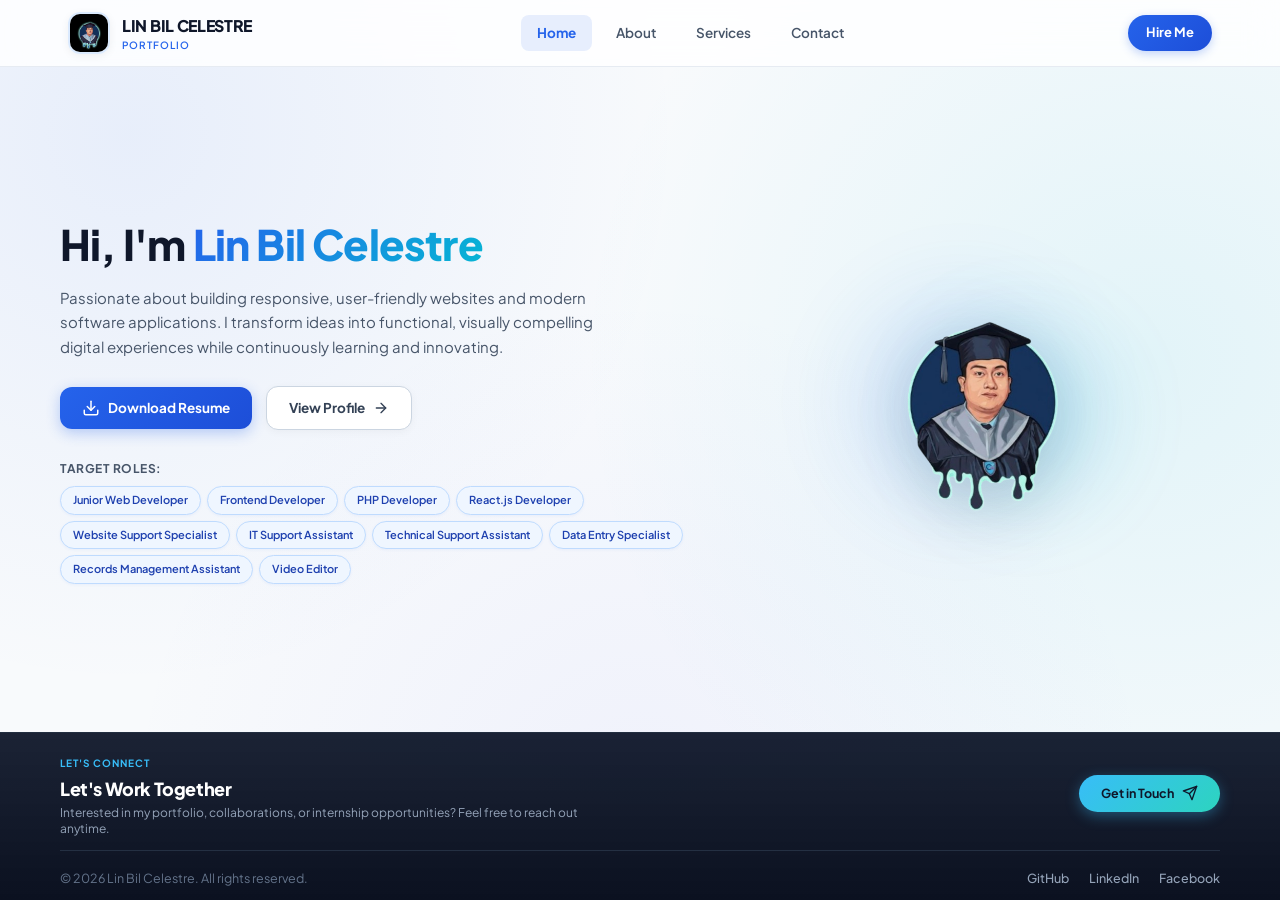
<file: index.html>
<!DOCTYPE html>
<html lang="en">

<head>
    <meta charset="UTF-8">
    <meta name="viewport" content="width=device-width, initial-scale=1.0">
    <meta name="description" content="Lin Bil Celestre - Web Developer Portfolio. Building responsive, user-friendly, and modern digital experiences.">
    <title>Portfolio</title>
    <link rel="icon" type="image/jpg" href="./image/bg_logo.png">
    <link rel="preconnect" href="https://fonts.googleapis.com">
    <link rel="preconnect" href="https://fonts.gstatic.com" crossorigin>
    <link href="https://fonts.googleapis.com/css2?family=Plus+Jakarta+Sans:ital,wght@0,300;0,400;0,500;0,600;0,700;0,800;1,400&display=swap" rel="stylesheet">
    
    <!-- Stylesheet -->
    <link rel="stylesheet" href="index.css">
</head>

<body>
    <!-- Navigation Header -->
    <header class="navbar">
        <div class="nav-container">
            <a href="./Profile/index.html" class="logo-group">
                <img class="logo-pic" src="./image/logo.jpg" alt="Lin Bil Logo">
                <div class="logo-text">
                    <span class="brand-name">LIN BIL CELESTRE</span>
                    <span class="brand-tag">Portfolio</span>
                </div>
            </a>

            <nav class="nav-menu">
                <ul>
                    <li><a href="./index.html" class="active">Home</a></li>
                    <li><a href="./About/about.html">About</a></li>
                    <li><a href="./Services/index.html">Services</a></li>
                    <li><a href="./Contact/index.html">Contact</a></li>
                </ul>
            </nav>

            <div class="header-action">
                <a class="nav-cta" href="./Contact/index.html">Hire Me</a>
            </div>
        </div>
    </header>

    <!-- Main Hero Section -->
    <main class="hero-wrapper">
        <section class="hero-section">
            <div class="container-left">
                

                <h1 class="title-section">
                    Hi, I'm <span class="name gradient-text">Lin Bil Celestre</span>
                </h1>
                
             

                <p class="hero-paragraph">
                    Passionate about building responsive, user-friendly websites and modern software applications. 
                    I transform ideas into functional, visually compelling digital experiences while continuously learning and innovating.
                </p>

                <div class="hero-actions">
                    <a class="btn-resume btn-primary" href="./LIN%20BIL%20CELESTRE%20RESUME.pdf" download="LIN_BIL_CELESTRE_RESUME.pdf">
                        <svg width="18" height="18" viewBox="0 0 24 24" fill="none" stroke="currentColor" stroke-width="2" stroke-linecap="round" stroke-linejoin="round">
                            <path d="M21 15v4a2 2 0 0 1-2 2H5a2 2 0 0 1-2-2v-4"></path>
                            <polyline points="7 10 12 15 17 10"></polyline>
                            <line x1="12" y1="15" x2="12" y2="3"></line>
                        </svg>
                        <span>Download Resume</span>
                    </a>
                    <a class="btn-profile btn-secondary" href="./Profile/index.html">
                        <span>View Profile</span>
                        <svg width="16" height="16" viewBox="0 0 24 24" fill="none" stroke="currentColor" stroke-width="2" stroke-linecap="round" stroke-linejoin="round">
                            <line x1="5" y1="12" x2="19" y2="12"></line>
                            <polyline points="12 5 19 12 12 19"></polyline>
                        </svg>
                    </a>
                </div>

               
                <div class="target-roles-section">
                    <span class="roles-label">Target Roles:</span>
                    <div class="roles-pills">
                        <span class="role-pill">Junior Web Developer</span>
                        <span class="role-pill">Frontend Developer</span>
                        <span class="role-pill">PHP Developer</span>
                        <span class="role-pill">React.js Developer</span>
                        <span class="role-pill">Website Support Specialist</span>
                        <span class="role-pill">IT Support Assistant</span>
                        <span class="role-pill">Technical Support Assistant</span>
                        <span class="role-pill">Data Entry Specialist</span>
                        <span class="role-pill">Records Management Assistant</span>
                        <span class="role-pill">Video Editor</span>
                    </div>
                </div>
            </div>

            <div class="container-right">
                <div class="avatar-backdrop">
                    <div class="glow-sphere sphere-1"></div>
                    <div class="glow-sphere sphere-2"></div>
                    <div class="avatar-card">
                        <img class="hero-avatar" src="./image/bg_logo.png" alt="Lin Bil Celestre Portrait">
                    </div>
                </div>
            </div>
        </section>
    </main>

    <!-- Modern Footer -->
    <footer class="site-footer">
        <div class="footer-container">
            <div class="footer-content">
                <div class="footer-message">
                    <span class="footer-badge">Let's Connect</span>
                    <h2>Let's Work Together</h2>
                    <p>Interested in my portfolio, collaborations, or internship opportunities? Feel free to reach out anytime.</p>
                </div>

                <a class="footer-contact" href="mailto:linbilcelestre@gmail.com">
                    <span>Get in Touch</span>
                    <svg width="16" height="16" viewBox="0 0 24 24" fill="none" stroke="currentColor" stroke-width="2" stroke-linecap="round" stroke-linejoin="round">
                        <line x1="22" y1="2" x2="11" y2="13"></line>
                        <polygon points="22 2 15 22 11 13 2 9 22 2"></polygon>
                    </svg>
                </a>
            </div>

            <div class="footer-bottom">
                <span class="copyright">&copy; 2026 Lin Bil Celestre. All rights reserved.</span>
                <div class="footer-links">
                    <a href="https://github.com/linbil-celestre" target="_blank" rel="noopener noreferrer">GitHub</a>
                    <a href="https://www.linkedin.com/in/linbil-celestre-6bb6b2396/" target="_blank" rel="noopener noreferrer">LinkedIn</a>
                    <a href="https://www.facebook.com/celestre.linbil" target="_blank" rel="noopener noreferrer">Facebook</a>
                </div>
            </div>
        </div>
    </footer>
</body>

</html>
</file>
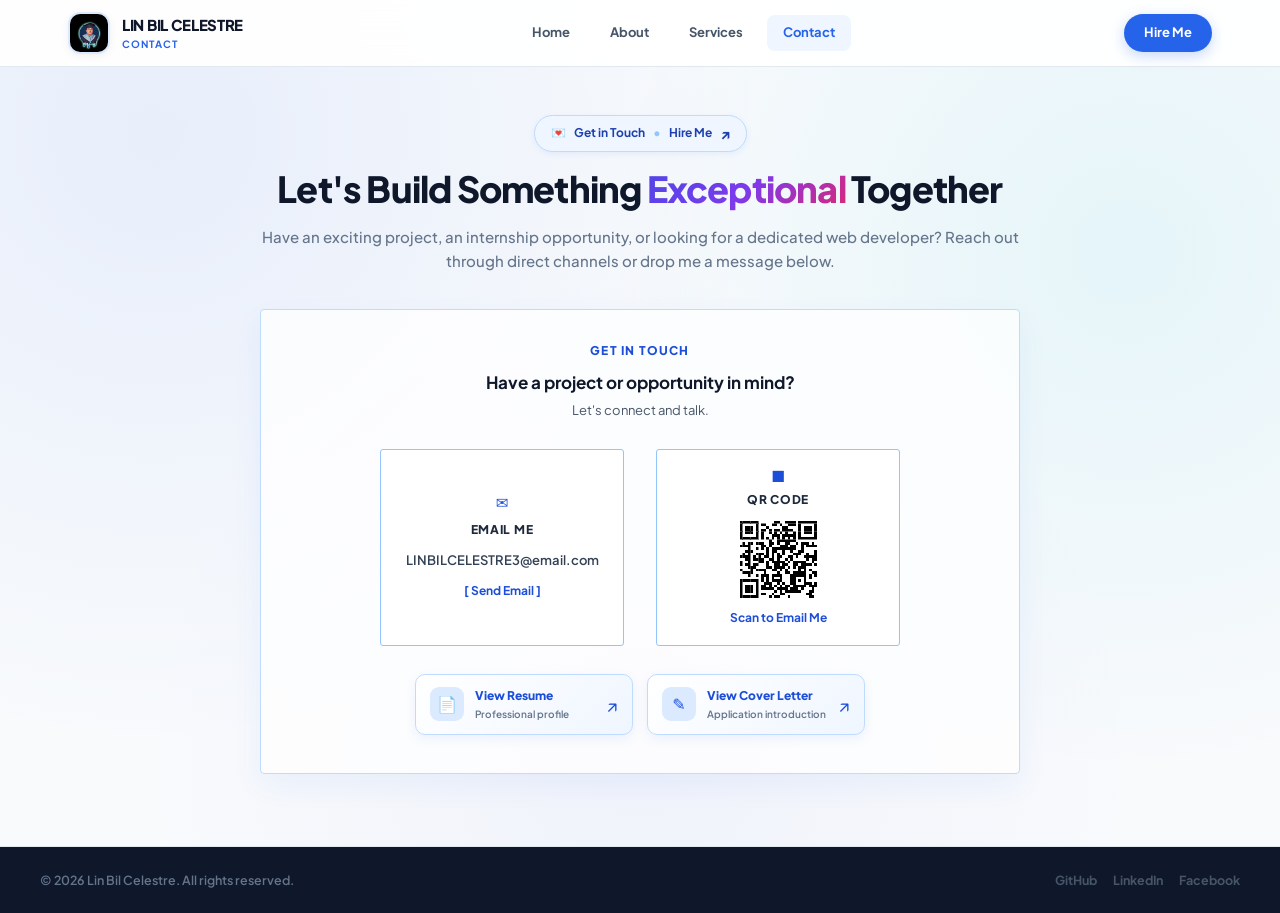
<file: Contact/index.html>
<!DOCTYPE html>
<html lang="en">

<head>
    <meta charset="UTF-8">
    <meta name="viewport" content="width=device-width, initial-scale=1.0">
    <meta name="description"
        content="Contact Lin Bil Celestre - Web Developer & IT Specialist. Send a message, hire for web development projects, or discuss freelance and full-time opportunities.">
    <title>Contact</title>
    <link rel="icon" type="image/jpg" href="../image/bg_logo.png">
    <link rel="preconnect" href="https://fonts.googleapis.com">
    <link rel="preconnect" href="https://fonts.gstatic.com" crossorigin>
    <link href="https://fonts.googleapis.com/css2?family=Plus+Jakarta+Sans:wght@400;500;600;700;800&display=swap"
        rel="stylesheet">

    <link rel="stylesheet" href="./contact.css">
</head>

<body>

    <header class="navbar">
        <div class="nav-container">
            <a href="../index.html" class="logo-group">
                <img class="logo-pic" src="../image/logo.jpg" alt="Lin Bil Logo">
                <div class="logo-text">
                    <span class="brand-name">LIN BIL CELESTRE</span>
                    <span class="brand-tag">CONTACT</span>
                </div>
            </a>

            <nav class="nav-menu">
                <ul>
                    <li><a href="../index.html">Home</a></li>
                    <li><a href="../About/about.html">About</a></li>
                    <li><a href="../Services/index.html">Services</a></li>
                    <li><a href="./index.html" class="active">Contact</a></li>
                </ul>
            </nav>

            <div class="header-action">
                <a class="nav-cta" href="./hire-me.html">Hire Me</a>
            </div>
        </div>
    </header>

    <!-- Main Contact Wrapper -->
    <main class="contact-wrapper">
        <div class="contact-container">

            <!-- Hero Section -->
            <section class="contact-hero">
                <a class="hero-tag" href="./hire-me.html">
                    <span aria-hidden="true">&#128140;</span>
                    <span>Get in Touch</span>
                    <span class="hero-tag-divider" aria-hidden="true">&bull;</span>
                    <span>Hire Me</span>
                    <span class="hero-tag-arrow" aria-hidden="true">&#8599;</span>
                </a>
                <h1 class="contact-title">Let's Build Something <span class="gradient-text">Exceptional</span> Together
                </h1>
                <p class="contact-subtitle">Have an exciting project, an internship opportunity, or looking for a
                    dedicated web developer? Reach out through direct channels or drop me a message below.</p>
            </section>

            <!-- Contact Scan Container -->
            <section class="contact-scan-container" aria-labelledby="scan-title">
                <div class="scan-heading">
                    <span class="scan-kicker">GET IN TOUCH</span>
                    <h2 id="scan-title">Have a project or opportunity in mind?</h2>
                    <p>Let's connect and talk.</p>
                </div>

                <div class="scan-options">
                    <a class="scan-option scan-email-option" href="mailto:linbilcelestre@gmail.com">
                        <span class="scan-option-icon" aria-hidden="true">&#9993;</span>
                        <span class="scan-option-title">EMAIL ME</span>
                        <span class="scan-option-value">LINBILCELESTRE3@email.com</span>
                        <span class="scan-option-action">[ Send Email ]</span>
                    </a>

                    <div class="scan-option scan-qr-option">
                        <span class="scan-option-icon" aria-hidden="true">&#9632;</span>
                        <span class="scan-option-title">QR CODE</span>
                        <img class="scan-qr-image" src="../Contact/EMAIL.png" alt="QR code to email Lin Bil Celestre">
                        <span class="scan-option-action">Scan to Email Me</span>
                    </div>
                </div>

                <div class="document-actions" aria-label="Professional documents">
                    <a class="document-button" href="../LIN%20BIL%20CELESTRE%20RESUME.pdf" target="_blank"
                        rel="noopener noreferrer">
                        <span class="document-button-icon" aria-hidden="true">&#128196;</span>
                        <span class="document-button-copy">
                            <strong>View Resume</strong>
                            <small>Professional profile</small>
                        </span>
                        <span class="document-button-arrow" aria-hidden="true">&#8599;</span>
                    </a>
                    <a class="document-button" href="../linbil-celestre-cover-letter.pdf" target="_blank"
                        rel="noopener noreferrer">
                        <span class="document-button-icon" aria-hidden="true">&#9998;</span>
                        <span class="document-button-copy">
                            <strong>View Cover Letter</strong>
                            <small>Application introduction</small>
                        </span>
                        <span class="document-button-arrow" aria-hidden="true">&#8599;</span>
                    </a>
                </div>
            </section>

        </div>
    </main>

    <!-- Modern Site Footer -->
    <footer class="site-footer">
        <div class="footer-container">
            <div class="footer-bottom">
                <span class="copyright">&copy; 2026 Lin Bil Celestre. All rights reserved.</span>
                <div class="footer-links">
                    <a href="https://github.com/linbil-celestre" target="_blank" rel="noopener noreferrer">GitHub</a>
                    <a href="https://www.linkedin.com/in/linbil-celestre-6bb6b2396/" target="_blank"
                        rel="noopener noreferrer">LinkedIn</a>
                    <a href="https://www.facebook.com/celestre.linbil" target="_blank"
                        rel="noopener noreferrer">Facebook</a>
                </div>
            </div>
        </div>
    </footer>

</body>

</html>
</file>
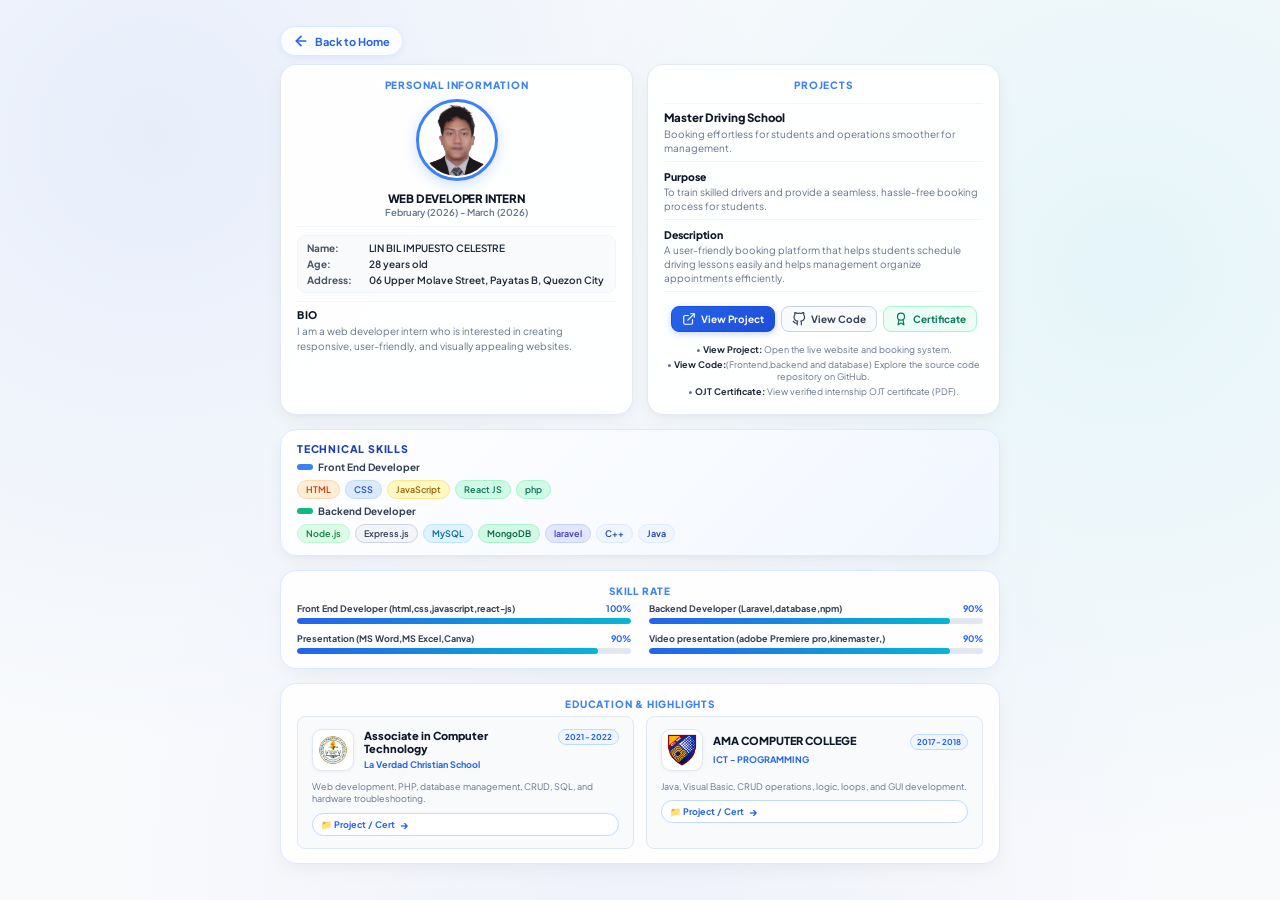
<file: Profile/index.html>
<!DOCTYPE html>
<html lang="en">

<head>
  <meta charset="UTF-8">
  <meta name="viewport" content="width=device-width, initial-scale=1.0">
  <title>Profile</title>
  
  <link rel="icon" type="image/jpg" href="../image/bg_logo.png">
  <!-- Google Fonts -->
  <link rel="preconnect" href="https://fonts.googleapis.com">
  <link rel="preconnect" href="https://fonts.gstatic.com" crossorigin>
  <link href="https://fonts.googleapis.com/css2?family=Plus+Jakarta+Sans:wght@400;500;600;700;800&display=swap"
    rel="stylesheet">

  <link rel="stylesheet" href="./Profile.css">
</head>

<body>
  <!-- Header / Navigation Back -->
  <div class="top-nav">
    <a href="../index.html" class="back-link">
      <svg width="16" height="16" viewBox="0 0 24 24" fill="none" stroke="currentColor" stroke-width="2.5"
        stroke-linecap="round" stroke-linejoin="round">
        <line x1="19" y1="12" x2="5" y2="12"></line>
        <polyline points="12 19 5 12 12 5"></polyline>
      </svg>
      <span>Back to Home</span>
    </a>
  </div>

  <div class="profile-layout">

    <!-- Card 1: Personal Information Card -->
    <main class="profile-card">
      <div class="card-header-badge">
        <h1>Personal Information</h1>
      </div>

      <div class="avatar-wrapper">
        <a href="../index.html" title="Go to Home">
          <img class="card-img" src="./Linbil.png" alt="Lin Bil Celestre Profile">
        </a>
      </div>

      <h3 class="role-title">WEB DEVELOPER INTERN</h3>
      <p class="internship-date">February (2026) - March (2026)</p>

      <hr class="lines">

      <section class="information">
        <dl>
          <dt>Name:</dt>
          <dd>LIN BIL IMPUESTO CELESTRE</dd>

          <dt>Age:</dt>
          <dd>28 years old</dd>

          <dt>Address:</dt>
          <dd>06 Upper Molave Street, Payatas B, Quezon City</dd>
        </dl>
      </section>

      <hr class="lines">

      <section class="profile-description">
        <h2>Bio</h2>
        <p>
          I am a web developer intern who is interested in creating
          responsive, user-friendly, and visually appealing websites.
        </p>
      </section>
    </main>

    <!-- Card 2: Projects Description Card -->
    <section class="description-card">
      <div class="card-header-badge">
        <h2>Projects</h2>
      </div>

      <hr class="lines">

      <div class="project-header">
        <h2 class="project-title">Master Driving School</h2>

      </div>
      <p class="project-summary">
        Booking effortless for students and operations smoother for management.
      </p>

      <hr class="lines">
      <h2 class="purpose">Purpose</h2>
      <p>To train skilled drivers and provide a seamless, hassle-free booking process for students.</p>

      <hr class="lines">

      <h2 class="view-project-heading">Description</h2>
      <p class="view-project-text">A user-friendly booking platform that helps students schedule driving lessons easily
        and helps management organize appointments efficiently.</p>

      <hr class="lines">
      <div class="project-links">
        <a class="view-btn view-primary" href="https://masterdriving.ph/home" target="_blank" rel="noopener noreferrer"
          data-tooltip="Completed the website">
          <svg width="14" height="14" viewBox="0 0 24 24" fill="none" stroke="currentColor" stroke-width="2"
            stroke-linecap="round" stroke-linejoin="round">
            <path d="M18 13v6a2 2 0 0 1-2 2H5a2 2 0 0 1-2-2V8a2 2 0 0 1 2-2h6"></path>
            <polyline points="15 3 21 3 21 9"></polyline>
            <line x1="10" y1="14" x2="21" y2="3"></line>
          </svg>
          <span>View Project</span>
        </a>
        <a class="view-btn view-secondary" href="https://github.com/linbil-celestre/Master_Driving_Site.git" target="_blank"
          rel="noopener noreferrer" data-tooltip="Open the frontend, backend, and database source code on GitHub.">
          <svg width="14" height="14" viewBox="0 0 24 24" fill="none" stroke="currentColor" stroke-width="2"
            stroke-linecap="round" stroke-linejoin="round">
            <path
              d="M9 19c-5 1.5-5-2.5-7-3m14 6v-3.87a3.37 3.37 0 0 0-.94-2.61c3.14-.35 6.44-1.54 6.44-7A5.44 5.44 0 0 0 20 4.77 5.07 5.07 0 0 0 19.91 1S18.73.65 16 2.48a13.38 13.38 0 0 0-7 0C6.27.65 5.09 1 5.09 1A5.07 5.07 0 0 0 5 4.77a5.44 5.44 0 0 0-1.5 3.78c0 5.42 3.3 6.61 6.44 7A3.37 3.37 0 0 0 9 18.13V22">
            </path>
          </svg>
          <span>View Code</span>
        </a>
        <a class="view-btn view-cert" href="../OJT%20CERTIFICATE.pdf" target="_blank" rel="noopener noreferrer"
          data-tooltip="Completed the OJT">
          <svg width="14" height="14" viewBox="0 0 24 24" fill="none" stroke="currentColor" stroke-width="2"
            stroke-linecap="round" stroke-linejoin="round">
            <circle cx="12" cy="8" r="6"></circle>
            <path d="M15.477 12.89L17 22l-5-3l-5 3l1.523-9.11"></path>
          </svg>
          <span>Certificate</span>
        </a>
      </div>

      <div class="view-description">
        <p>• <strong>View Project:</strong> Open the live website and booking system.</p>
        <p>• <strong>View Code:</strong>(Frontend,backend and database) Explore the source code repository on GitHub.
        </p>
        <p>• <strong>OJT Certificate:</strong> View verified internship OJT certificate (PDF).</p>
      </div>
    </section>

    <!-- Card 3: Technical Skills Card -->
    <section class="skills-card">
      <div class="skills-card-header">
        <h2>Technical Skills</h2>
      </div>

      <div class="skills-group">
        <div class="skills-list">
          <h3><span class="skill-category-dot front-dot"></span>Front End Developer</h3>
          <span class="html">HTML</span>
          <span class="css">CSS</span>
          <span class="javascript">JavaScript</span>
          <span class="react-js Rect-js">React JS</span>
           <span class="react-js Rect-js">php</span>
        </div>

        <div class="skills-list">
          <h3><span class="skill-category-dot back-dot"></span>Backend Developer</h3>
          <span class="nodejs">Node.js</span>
          <span class="express">Express.js</span>
          <span class="mysql">MySQL</span>
          <span class="mongodb">MongoDB</span>
          <span class="php">laravel</span>
          <span class="python">C++</span>
          <span class="python">Java</span>
        </div>
      </div>
    </section>

    <!-- Card 4: Skill Rate -->
    <section class="skill-rate-card">
      <div class="card-header-badge">
        <h2>Skill Rate</h2>
      </div>

      <div class="skill-rate-list">
        <div class="skill-rate-item">
          <div class="skill-rate-label"><span>Front End Developer (html,css,javascript,react-js)</span><strong>100%</strong></div>
          <div class="skill-rate-bar"><span style="width: 100%;"></span></div>
        </div>
        <div class="skill-rate-item">
          <div class="skill-rate-label"><span>Backend Developer (Laravel,database,npm)</span><strong>90%</strong></div>
          <div class="skill-rate-bar"><span style="width: 90%;"></span></div>
        </div>

        <div class="skill-rate-item">
          <div class="skill-rate-label"><span>Presentation (MS Word,MS Excel,Canva)</span><strong>90%</strong></div>
          <div class="skill-rate-bar"><span style="width: 90%;"></span></div>
        </div>

        <div class="skill-rate-item">
          <div class="skill-rate-label"><span>Video presentation (adobe Premiere pro,kinemaster,)</span><strong>90%</strong></div>
          <div class="skill-rate-bar"><span style="width: 90%;"></span></div>
        </div>
        
      </div>

    </section>

    <!-- Card 4: Education & Highlights -->
    <section class="education-card" id="education-highlights">
      <div class="card-header-badge">
        <h2>Education &amp; Highlights</h2>
      </div>

      <div class="education-list">
        <!-- 1. La Verdad Christian School -->
        <article class="education-item">
          <div class="education-header-row">
            <div class="education-logo-wrapper">
              <img src="../image/logo/Laverdad -logo.jpg" alt="La Verdad Christian School Logo" class="education-logo-img">
            </div>
            <div class="education-title-group">
              <div class="education-heading">
                <h3>Associate in Computer Technology</h3>
                <span>2021 - 2022</span>
              </div>
              <p class="education-school">La Verdad Christian School</p>
            </div>
          </div>
          <p class="education-description">Web development, PHP, database management, CRUD, SQL, and hardware troubleshooting.</p>
          <a class="education-link" href="../Services/Certificate-template.html?page=2&amp;certificate=laverdad">📁 Project / Cert <span>&rarr;</span></a>
        </article>

        <!-- 2. AMA Computer College -->
        <article class="education-item">
          <div class="education-header-row">
            <div class="education-logo-wrapper">
              <img src="../image/logo/AMA Logo.png" alt="AMA Computer College Logo" class="education-logo-img">
            </div>
            <div class="education-title-group">
              <div class="education-heading">
                <h3>AMA COMPUTER COLLEGE</h3>
                <span>2017 - 2018</span>
              </div>
              <p class="education-school">ICT - PROGRAMMING</p>
            </div>
          </div>
          <p class="education-description">Java, Visual Basic, CRUD operations, logic, loops, and GUI development.</p>
          <a class="education-link" href="../Services/Certificate-template.html?page=2&amp;certificate=ama">📁 Project / Cert <span>&rarr;</span></a>
        </article>
      </div>
    </section>

  </div>

</body>

</html>
</file>
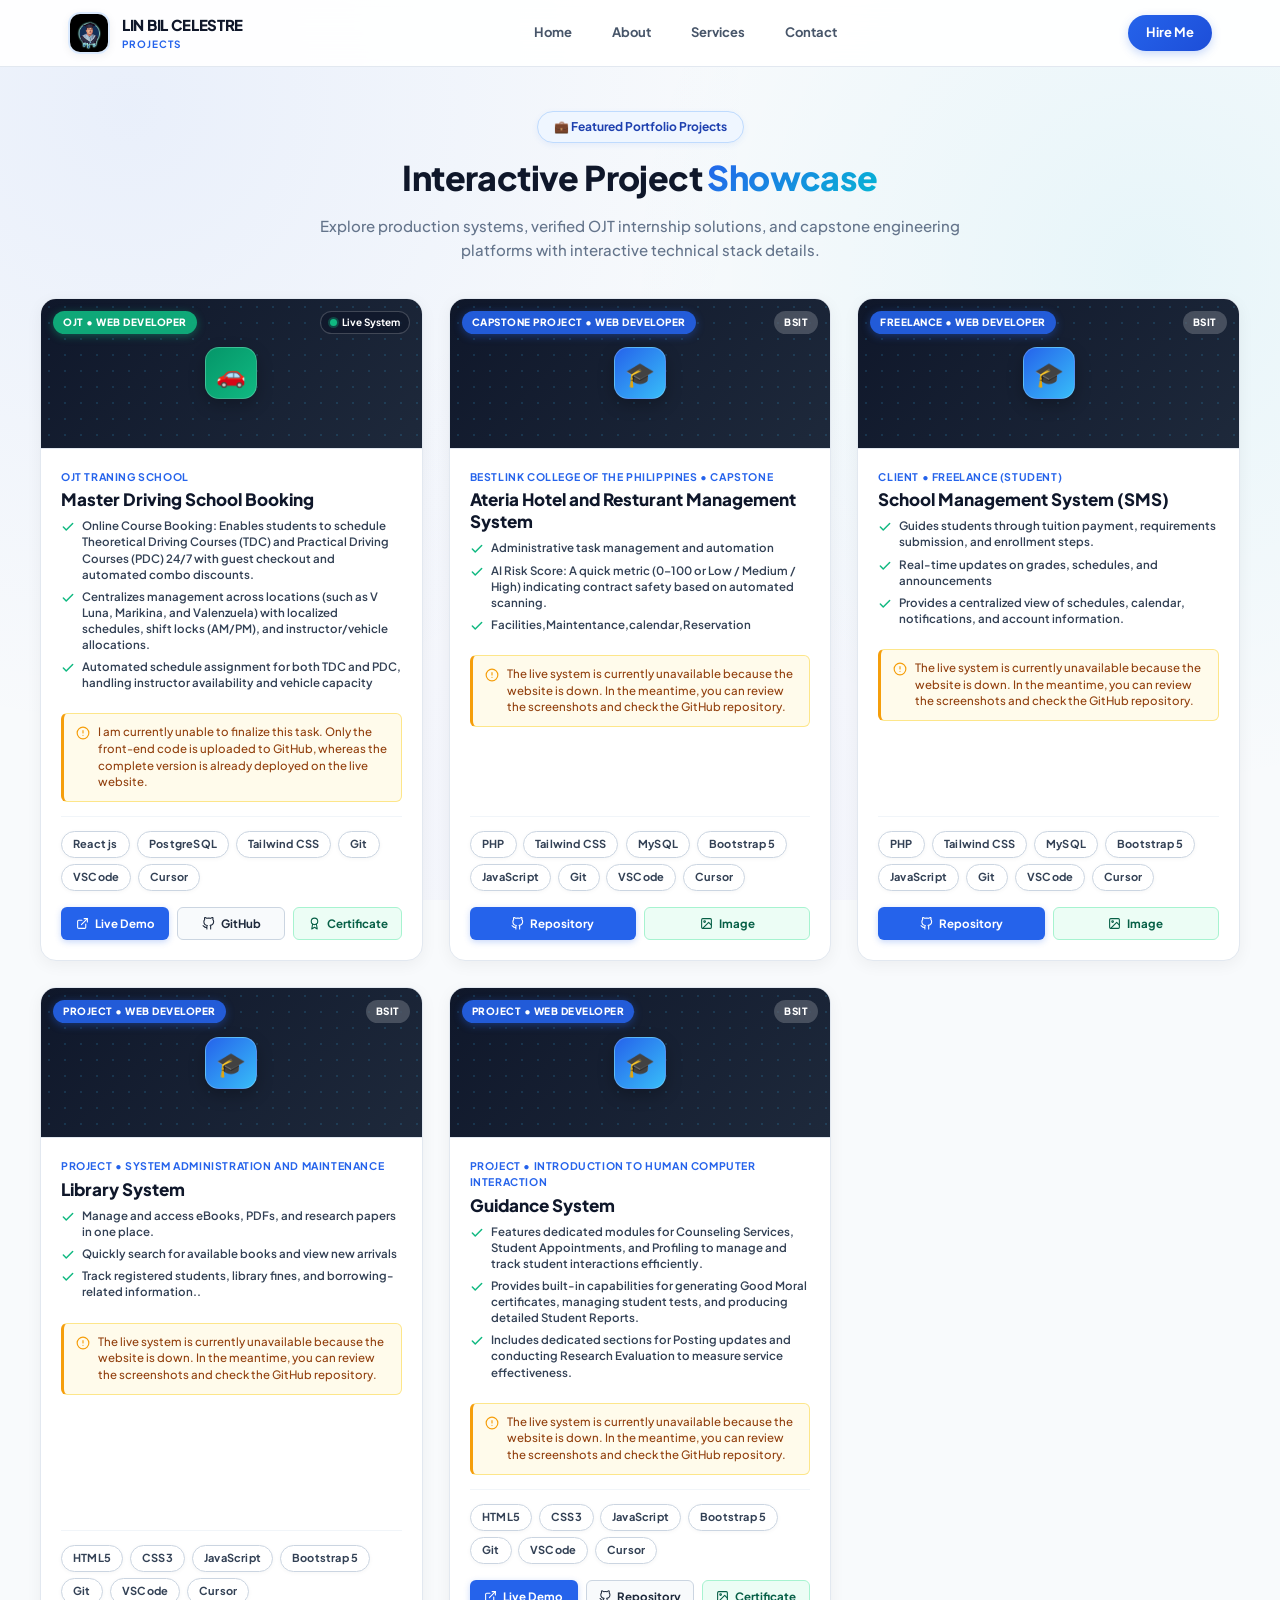
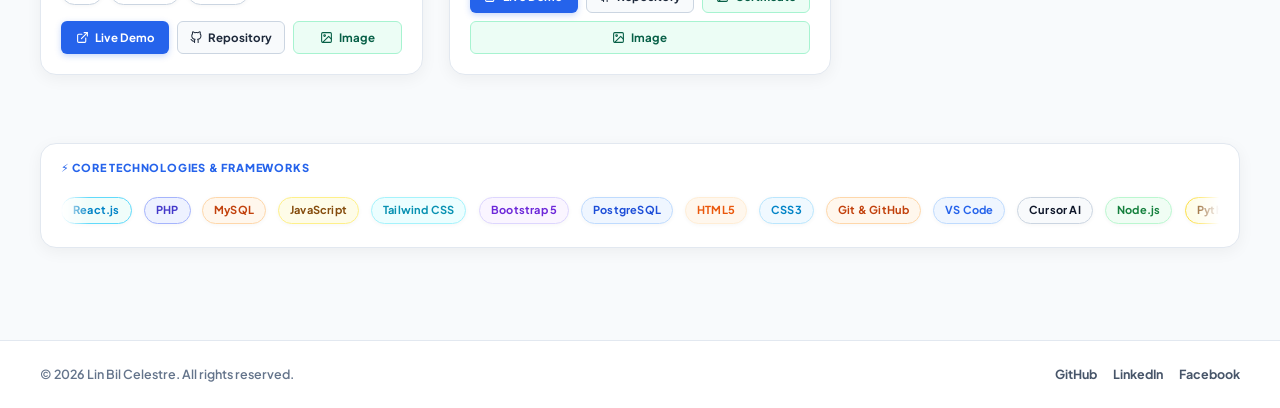
<file: Project/index.html>
<!DOCTYPE html>
<html lang="en">

<head>
    <meta charset="UTF-8">
    <meta name="viewport" content="width=device-width, initial-scale=1.0">
    <meta name="description"
        content="Projects Portfolio - Lin Bil Celestre. Explore featured web applications, OJT internship systems, capstone projects, and technical solutions.">
    <title>Projects</title>
  
    <link rel="icon" type="image/jpg" href="../image/bg_logo.png">
    <!-- Google Fonts -->
    <link rel="preconnect" href="https://fonts.googleapis.com">
    <link rel="preconnect" href="https://fonts.gstatic.com" crossorigin>
    <link href="https://fonts.googleapis.com/css2?family=Plus+Jakarta+Sans:wght@400;500;600;700;800&display=swap"
        rel="stylesheet">

    <!-- Stylesheet -->
    <link rel="stylesheet" href="./project.css">
</head>

<body>
    <!-- Navigation Header -->
    <header class="navbar">
        <div class="nav-container">
            <a href="../index.html" class="logo-group">
                <img class="logo-pic" src="../image/logo.jpg" alt="Lin Bil Logo">
                <div class="logo-text">
                    <span class="brand-name">LIN BIL CELESTRE</span>
                    <span class="brand-tag">Projects</span>
                </div>
            </a>

            <nav class="nav-menu">
                <ul>
                    <li><a href="../index.html">Home</a></li>
                    <li><a href="../About/about.html">About</a></li>
                    <li><a href="../Services/index.html">Services</a></li>
                    <li><a href="../Contact/index.html">Contact</a></li>
                </ul>
            </nav>

            <div class="header-action">
                <a class="nav-cta" href="../Contact/index.html">Hire Me</a>
            </div>
        </div>
    </header>

    <!-- Main Projects Section -->
    <main class="projects-wrapper">
        <div class="projects-container">

            <!-- Hero & Title Section -->
            <section class="projects-hero">
                <div class="hero-tag">
                    <span>💼 Featured Portfolio Projects</span>
                </div>
                <h1 class="projects-title">Interactive Project <span class="gradient-text">Showcase</span></h1>
                <p class="projects-subtitle">Explore production systems, verified OJT internship solutions, and capstone engineering platforms with interactive technical stack details.</p>
            </section>

            <!-- Projects Grid -->
            <section class="projects-grid" id="projectsGrid">

                <!-- Project 1: Master Driving School -->
                <article class="project-card" data-category="web fullstack"
                    data-keywords="master driving school booking php mysql javascript web developer intern ojt ojt certificate live">
                    <div class="card-banner">
                        <div class="banner-pattern"></div>
                        <div class="card-top-badges">
                            <span class="badge-tag-pill featured">OJT &bull; WEB DEVELOPER </span>
                            <span class="live-indicator">
                                <span class="pulse-dot"></span>
                                <span>Live System</span>
                            </span>
                        </div>
                        <div class="banner-illustration">
                            <div class="banner-icon-box driving">🚗</div>
                        </div>
                    </div>

                    <div class="card-content">
                        <span class="card-affiliation">OJT TRANING SCHOOl</span>
                        <h2 class="card-title">Master Driving School Booking</h2>


                        <ul class="card-highlights">
                            <li>
                                <svg width="14" height="14" viewBox="0 0 24 24" fill="none" stroke="currentColor"
                                    stroke-width="2.5" stroke-linecap="round" stroke-linejoin="round">
                                    <polyline points="20 6 9 17 4 12"></polyline>
                                </svg>
                                <span>Online Course Booking: Enables students to schedule Theoretical Driving Courses
                                    (TDC) and Practical Driving Courses (PDC) 24/7 with guest checkout and automated
                                    combo discounts.</span>
                            </li>
                            <li>
                                <svg width="14" height="14" viewBox="0 0 24 24" fill="none" stroke="currentColor"
                                    stroke-width="2.5" stroke-linecap="round" stroke-linejoin="round">
                                    <polyline points="20 6 9 17 4 12"></polyline>
                                </svg>
                                <span>Centralizes management across locations (such as V Luna, Marikina, and Valenzuela)
                                    with localized schedules, shift locks (AM/PM), and instructor/vehicle
                                    allocations.</span>
                            </li>
                            <li>
                                <svg width="14" height="14" viewBox="0 0 24 24" fill="none" stroke="currentColor"
                                    stroke-width="2.5" stroke-linecap="round" stroke-linejoin="round">
                                    <polyline points="20 6 9 17 4 12"></polyline>
                                </svg>
                                <span>Automated schedule assignment for both TDC and PDC, handling instructor
                                    availability and vehicle capacity</span>
                            </li>
                        </ul>

                        <p class="card-notice">
                            <svg width="14" height="14" viewBox="0 0 24 24" fill="none" stroke="currentColor"
                                stroke-width="2" stroke-linecap="round" stroke-linejoin="round">
                                <circle cx="12" cy="12" r="10"></circle>
                                <line x1="12" y1="8" x2="12" y2="12"></line>
                                <line x1="12" y1="16" x2="12.01" y2="16"></line>
                            </svg>
                            <span>I am currently unable to finalize this task. Only the front-end code is uploaded to
                                GitHub, whereas the complete version is already deployed on the live website.</span>
                        </p>

                        <div class="card-tech-stack">
                            <span class="tech-tag">React js</span>
                            <span class="tech-tag">PostgreSQL</span>
                            <span class="tech-tag">Tailwind CSS</span>
                            <span class="tech-tag">Git</span>
                            <span class="tech-tag">VSCode</span>
                            <span class="tech-tag">Cursor</span>

                        </div>

                        <div class="card-actions">
                            <a class="btn-card btn-card-primary" href="https://masterdriving.ph/home" target="_blank"
                                rel="noopener noreferrer">
                                <svg width="13" height="13" viewBox="0 0 24 24" fill="none" stroke="currentColor"
                                    stroke-width="2" stroke-linecap="round" stroke-linejoin="round">
                                    <path d="M18 13v6a2 2 0 0 1-2 2H5a2 2 0 0 1-2-2V8a2 2 0 0 1 2-2h6"></path>
                                    <polyline points="15 3 21 3 21 9"></polyline>
                                    <line x1="10" y1="14" x2="21" y2="3"></line>
                                </svg>
                                <span>Live Demo</span>
                            </a>
                            <a class="btn-card btn-card-secondary"
                                href="https://github.com/Linbil21/Master_Driving_Site.git" target="_blank"
                                rel="noopener noreferrer">
                                <svg width="13" height="13" viewBox="0 0 24 24" fill="none" stroke="currentColor"
                                    stroke-width="2" stroke-linecap="round" stroke-linejoin="round">
                                    <path
                                        d="M9 19c-5 1.5-5-2.5-7-3m14 6v-3.87a3.37 3.37 0 0 0-.94-2.61c3.14-.35 6.44-1.54 6.44-7A5.44 5.44 0 0 0 20 4.77 5.07 5.07 0 0 0 19.91 1S18.73.65 16 2.48a13.38 13.38 0 0 0-7 0C6.27.65 5.09 1 5.09 1A5.07 5.07 0 0 0 5 4.77a5.44 5.44 0 0 0-1.5 3.78c0 5.42 3.3 6.61 6.44 7A3.37 3.37 0 0 0 9 18.13V22">
                                    </path>
                                </svg>
                                <span>GitHub</span>
                            </a>
                            <a class="btn-card btn-card-cert" href="../OJT%20CERTIFICATE.pdf" target="_blank"
                                rel="noopener noreferrer">
                                <svg width="13" height="13" viewBox="0 0 24 24" fill="none" stroke="currentColor"
                                    stroke-width="2" stroke-linecap="round" stroke-linejoin="round">
                                    <circle cx="12" cy="8" r="6"></circle>
                                    <path d="M15.477 12.89L17 22l-5-3l-5 3l1.523-9.11"></path>
                                </svg>
                                <span>Certificate</span>
                            </a>

                        </div>
                    </div>
                </article>

                <!-- Project 2: Ateria Hotel and Resturant Management System-->
                <article class="project-card" data-category="web fullstack"
                    data-keywords="capstone hotel and resturant management system bestlink college bscit php mysql bootstrap database crud authentication">
                    <div class="card-banner">
                        <div class="banner-pattern"></div>
                        <div class="card-top-badges">
                            <span class="badge-tag-pill capstone">Capstone Project &bull; WEB DEVELOPER </span>
                            <span class="badge-tag-pill"
                                style="background: rgba(255,255,255,0.2); color: #fff;">BSIT</span>
                        </div>
                        <div class="banner-illustration">
                            <div class="banner-icon-box student">🎓</div>
                        </div>
                    </div>

                    <div class="card-content">
                        <span class="card-affiliation">Bestlink College of the Philippines &bull; Capstone</span>
                        <h2 class="card-title">Ateria Hotel and Resturant Management System</h2>


                        <ul class="card-highlights">
                            <li>
                                <svg width="14" height="14" viewBox="0 0 24 24" fill="none" stroke="currentColor"
                                    stroke-width="2.5" stroke-linecap="round" stroke-linejoin="round">
                                    <polyline points="20 6 9 17 4 12"></polyline>
                                </svg>
                                <span>Administrative task management and automation</span>
                            </li>
                            <li>
                                <svg width="14" height="14" viewBox="0 0 24 24" fill="none" stroke="currentColor"
                                    stroke-width="2.5" stroke-linecap="round" stroke-linejoin="round">
                                    <polyline points="20 6 9 17 4 12"></polyline>
                                </svg>
                                <span>AI Risk Score: A quick metric (0–100 or Low / Medium / High) indicating contract
                                    safety based on automated scanning.</span>
                            </li>
                            <li>
                                <svg width="14" height="14" viewBox="0 0 24 24" fill="none" stroke="currentColor"
                                    stroke-width="2.5" stroke-linecap="round" stroke-linejoin="round">
                                    <polyline points="20 6 9 17 4 12"></polyline>
                                </svg>
                                <span>Facilities,Maintentance,calendar,Reservation</span>
                            </li>
                        </ul>

                        <p class="card-notice">
                            <svg width="14" height="14" viewBox="0 0 24 24" fill="none" stroke="currentColor"
                                stroke-width="2" stroke-linecap="round" stroke-linejoin="round">
                                <circle cx="12" cy="12" r="10"></circle>
                                <line x1="12" y1="8" x2="12" y2="12"></line>
                                <line x1="12" y1="16" x2="12.01" y2="16"></line>
                            </svg>
                            <span>The live system is currently unavailable because the website is down. In the meantime,
                                you can review the screenshots and check the GitHub repository.</span>
                        </p>

                        <div class="card-tech-stack">
                            <span class="tech-tag">PHP</span>
                            <span class="tech-tag">Tailwind CSS</span>
                            <span class="tech-tag">MySQL</span>
                            <span class="tech-tag">Bootstrap 5</span>
                            <span class="tech-tag">JavaScript</span>
                            <span class="tech-tag">Git</span>
                            <span class="tech-tag">VSCode</span>
                            <span class="tech-tag">Cursor</span>
                        </div>

                        <div class="card-actions">
                            <a class="btn-card btn-card-primary"
                                href="https://github.com/Linbil21/administrative-hotel.git" target="_blank"
                                rel="noopener noreferrer">
                                <svg width="13" height="13" viewBox="0 0 24 24" fill="none" stroke="currentColor"
                                    stroke-width="2" stroke-linecap="round" stroke-linejoin="round">
                                    <path
                                        d="M9 19c-5 1.5-5-2.5-7-3m14 6v-3.87a3.37 3.37 0 0 0-.94-2.61c3.14-.35 6.44-1.54 6.44-7A5.44 5.44 0 0 0 20 4.77 5.07 5.07 0 0 0 19.91 1S18.73.65 16 2.48a13.38 13.38 0 0 0-7 0C6.27.65 5.09 1 5.09 1A5.07 5.07 0 0 0 5 4.77a5.44 5.44 0 0 0-1.5 3.78c0 5.42 3.3 6.61 6.44 7A3.37 3.37 0 0 0 9 18.13V22">
                                    </path>
                                </svg>
                                <span>Repository</span>
                            </a>
                            <a class="btn-card btn-card-green"
                                href="../image-projects/index.html?project=ateria#ateria-gallery">
                                <svg width="13" height="13" viewBox="0 0 24 24" fill="none" stroke="currentColor"
                                    stroke-width="2" stroke-linecap="round" stroke-linejoin="round">
                                    <rect x="3" y="3" width="18" height="18" rx="2" ry="2"></rect>
                                    <circle cx="8.5" cy="8.5" r="1.5"></circle>
                                    <polyline points="21 15 16 10 5 21"></polyline>
                                </svg>
                                <span>Image</span>
                            </a>
                        </div>
                    </div>
                </article>


                <!-- Project 3: School Management System-->
                <article class="project-card" data-category="web fullstack"
                    data-keywords="capstone hotel and resturant management system bestlink college bscit php mysql bootstrap database crud authentication">
                    <div class="card-banner">
                        <div class="banner-pattern"></div>
                        <div class="card-top-badges">
                            <span class="badge-tag-pill capstone">Freelance &bull; WEB DEVELOPER </span>
                            <span class="badge-tag-pill"
                                style="background: rgba(255,255,255,0.2); color: #fff;">BSIT</span>
                        </div>
                        <div class="banner-illustration">
                            <div class="banner-icon-box student">🎓</div>
                        </div>
                    </div>

                    <div class="card-content">
                        <span class="card-affiliation">Client &bull; Freelance (student)</span>
                        <h2 class="card-title">School Management System (SMS)</h2>


                        <ul class="card-highlights">
                            <li>
                                <svg width="14" height="14" viewBox="0 0 24 24" fill="none" stroke="currentColor"
                                    stroke-width="2.5" stroke-linecap="round" stroke-linejoin="round">
                                    <polyline points="20 6 9 17 4 12"></polyline>
                                </svg>
                                <span>Guides students through tuition payment, requirements submission, and enrollment
                                    steps.</span>
                            </li>
                            <li>
                                <svg width="14" height="14" viewBox="0 0 24 24" fill="none" stroke="currentColor"
                                    stroke-width="2.5" stroke-linecap="round" stroke-linejoin="round">
                                    <polyline points="20 6 9 17 4 12"></polyline>
                                </svg>
                                <span>Real-time updates on grades, schedules, and announcements</span>
                            </li>
                            <li>
                                <svg width="14" height="14" viewBox="0 0 24 24" fill="none" stroke="currentColor"
                                    stroke-width="2.5" stroke-linecap="round" stroke-linejoin="round">
                                    <polyline points="20 6 9 17 4 12"></polyline>
                                </svg>
                                <span>Provides a centralized view of schedules, calendar, notifications, and account
                                    information.</span>
                            </li>
                        </ul>

                        <p class="card-notice">
                            <svg width="14" height="14" viewBox="0 0 24 24" fill="none" stroke="currentColor"
                                stroke-width="2" stroke-linecap="round" stroke-linejoin="round">
                                <circle cx="12" cy="12" r="10"></circle>
                                <line x1="12" y1="8" x2="12" y2="12"></line>
                                <line x1="12" y1="16" x2="12.01" y2="16"></line>
                            </svg>
                            <span>The live system is currently unavailable because the website is down. In the meantime,
                                you can review the screenshots and check the GitHub repository.</span>
                        </p>

                        <div class="card-tech-stack">
                            <span class="tech-tag">PHP</span>
                            <span class="tech-tag">Tailwind CSS</span>
                            <span class="tech-tag">MySQL</span>
                            <span class="tech-tag">Bootstrap 5</span>
                            <span class="tech-tag">JavaScript</span>
                            <span class="tech-tag">Git</span>
                            <span class="tech-tag">VSCode</span>
                            <span class="tech-tag">Cursor</span>
                        </div>

                        <div class="card-actions">
                            <a class="btn-card btn-card-primary"
                                href="https://github.com/Linbil21/SchoolManagementSystem-SMS-.git" target="_blank"
                                rel="noopener noreferrer">
                                <svg width="13" height="13" viewBox="0 0 24 24" fill="none" stroke="currentColor"
                                    stroke-width="2" stroke-linecap="round" stroke-linejoin="round">
                                    <path
                                        d="M9 19c-5 1.5-5-2.5-7-3m14 6v-3.87a3.37 3.37 0 0 0-.94-2.61c3.14-.35 6.44-1.54 6.44-7A5.44 5.44 0 0 0 20 4.77 5.07 5.07 0 0 0 19.91 1S18.73.65 16 2.48a13.38 13.38 0 0 0-7 0C6.27.65 5.09 1 5.09 1A5.07 5.07 0 0 0 5 4.77a5.44 5.44 0 0 0-1.5 3.78c0 5.42 3.3 6.61 6.44 7A3.37 3.37 0 0 0 9 18.13V22">
                                    </path>
                                </svg>
                                <span>Repository</span>
                            </a>
                            <a class="btn-card btn-card-green"
                                href="../image-projects/index.html?project=sms#sms-gallery">
                                <svg width="13" height="13" viewBox="0 0 24 24" fill="none" stroke="currentColor"
                                    stroke-width="2" stroke-linecap="round" stroke-linejoin="round">
                                    <rect x="3" y="3" width="18" height="18" rx="2" ry="2"></rect>
                                    <circle cx="8.5" cy="8.5" r="1.5"></circle>
                                    <polyline points="21 15 16 10 5 21"></polyline>
                                </svg>
                                <span>Image</span>
                            </a>
                        </div>
                    </div>
                </article>



                <!-- Project 3: Library System -->
                <article class="project-card" data-category="web fullstack"
                    data-keywords="capstone hotel and resturant management system bestlink college bscit php mysql bootstrap database crud authentication">
                    <div class="card-banner">
                        <div class="banner-pattern"></div>
                        <div class="card-top-badges">
                            <span class="badge-tag-pill capstone">PROJECT &bull; WEB DEVELOPER </span>
                            <span class="badge-tag-pill"
                                style="background: rgba(255,255,255,0.2); color: #fff;">BSIT</span>
                        </div>
                        <div class="banner-illustration">
                            <div class="banner-icon-box student">🎓</div>
                        </div>
                    </div>

                    <div class="card-content">
                        <span class="card-affiliation">PROJECT &bull; System Administration And Maintenance</span>
                        <h2 class="card-title">Library System </h2>


                        <ul class="card-highlights">
                            <li>
                                <svg width="14" height="14" viewBox="0 0 24 24" fill="none" stroke="currentColor"
                                    stroke-width="2.5" stroke-linecap="round" stroke-linejoin="round">
                                    <polyline points="20 6 9 17 4 12"></polyline>
                                </svg>
                                <span>Manage and access eBooks, PDFs, and research papers in one place.</span>
                            </li>
                            <li>
                                <svg width="14" height="14" viewBox="0 0 24 24" fill="none" stroke="currentColor"
                                    stroke-width="2.5" stroke-linecap="round" stroke-linejoin="round">
                                    <polyline points="20 6 9 17 4 12"></polyline>
                                </svg>
                                <span>Quickly search for available books and view new arrivals</span>
                            </li>
                            <li>
                                <svg width="14" height="14" viewBox="0 0 24 24" fill="none" stroke="currentColor"
                                    stroke-width="2.5" stroke-linecap="round" stroke-linejoin="round">
                                    <polyline points="20 6 9 17 4 12"></polyline>
                                </svg>
                                <span>Track registered students, library fines, and borrowing-related
                                    information..</span>
                            </li>
                        </ul>

                        <p class="card-notice">
                            <svg width="14" height="14" viewBox="0 0 24 24" fill="none" stroke="currentColor"
                                stroke-width="2" stroke-linecap="round" stroke-linejoin="round">
                                <circle cx="12" cy="12" r="10"></circle>
                                <line x1="12" y1="8" x2="12" y2="12"></line>
                                <line x1="12" y1="16" x2="12.01" y2="16"></line>
                            </svg>
                            <span>The live system is currently unavailable because the website is down. In the meantime,
                                you can review the screenshots and check the GitHub repository.</span>
                        </p>

                        <div class="card-tech-stack">
                            <span class="tech-tag">HTML5</span>
                            <span class="tech-tag">CSS3</span>
                            <span class="tech-tag">JavaScript</span>
                            <span class="tech-tag">Bootstrap 5</span>
                            <span class="tech-tag">Git</span>
                            <span class="tech-tag">VSCode</span>
                            <span class="tech-tag">Cursor</span>
                        </div>

                        <div class="card-actions">
                            <a class="btn-card btn-card-primary" href="https://linbil21.github.io/library/login.html"
                                target="_blank" rel="noopener noreferrer">
                                <svg width="13" height="13" viewBox="0 0 24 24" fill="none" stroke="currentColor"
                                    stroke-width="2" stroke-linecap="round" stroke-linejoin="round">
                                    <path d="M18 13v6a2 2 0 0 1-2 2H5a2 2 0 0 1-2-2V8a2 2 0 0 1 2-2h6"></path>
                                    <polyline points="15 3 21 3 21 9"></polyline>
                                    <line x1="10" y1="14" x2="21" y2="3"></line>
                                </svg>
                                <span>Live Demo</span>
                            </a>
                            <a class="btn-card btn-card-secondary" href="https://github.com/Linbil21/library.git"
                                target="_blank" rel="noopener noreferrer">
                                <svg width="13" height="13" viewBox="0 0 24 24" fill="none" stroke="currentColor"
                                    stroke-width="2" stroke-linecap="round" stroke-linejoin="round">
                                    <path
                                        d="M9 19c-5 1.5-5-2.5-7-3m14 6v-3.87a3.37 3.37 0 0 0-.94-2.61c3.14-.35 6.44-1.54 6.44-7A5.44 5.44 0 0 0 20 4.77 5.07 5.07 0 0 0 19.91 1S18.73.65 16 2.48a13.38 13.38 0 0 0-7 0C6.27.65 5.09 1 5.09 1A5.07 5.07 0 0 0 5 4.77a5.44 5.44 0 0 0-1.5 3.78c0 5.42 3.3 6.61 6.44 7A3.37 3.37 0 0 0 9 18.13V22">
                                    </path>
                                </svg>
                                <span>Repository</span>
                            </a>
                            <a class="btn-card btn-card-green"
                                href="../image-projects/index.html?project=library#library-gallery">
                                <svg width="13" height="13" viewBox="0 0 24 24" fill="none" stroke="currentColor"
                                    stroke-width="2" stroke-linecap="round" stroke-linejoin="round">
                                    <rect x="3" y="3" width="18" height="18" rx="2" ry="2"></rect>
                                    <circle cx="8.5" cy="8.5" r="1.5"></circle>
                                    <polyline points="21 15 16 10 5 21"></polyline>
                                </svg>
                                <span>Image</span>
                            </a>
                        </div>
                    </div>
                </article>



                <!-- Project 3: Library System -->
                <article class="project-card" data-category="web fullstack"
                    data-keywords="capstone hotel and resturant management system bestlink college bscit php mysql bootstrap database crud authentication">
                    <div class="card-banner">
                        <div class="banner-pattern"></div>
                        <div class="card-top-badges">
                            <span class="badge-tag-pill capstone">PROJECT &bull; WEB DEVELOPER </span>
                            <span class="badge-tag-pill"
                                style="background: rgba(255,255,255,0.2); color: #fff;">BSIT</span>
                        </div>
                        <div class="banner-illustration">
                            <div class="banner-icon-box student">🎓</div>
                        </div>
                    </div>

                    <div class="card-content">
                        <span class="card-affiliation">PROJECT &bull; Introduction To Human Computer Interaction</span>
                        <h2 class="card-title">Guidance System </h2>


                        <ul class="card-highlights">
                            <li>
                                <svg width="14" height="14" viewBox="0 0 24 24" fill="none" stroke="currentColor"
                                    stroke-width="2.5" stroke-linecap="round" stroke-linejoin="round">
                                    <polyline points="20 6 9 17 4 12"></polyline>
                                </svg>
                                <span>Features dedicated modules for Counseling Services, Student Appointments, and
                                    Profiling to manage and track student interactions efficiently.</span>
                            </li>
                            <li>
                                <svg width="14" height="14" viewBox="0 0 24 24" fill="none" stroke="currentColor"
                                    stroke-width="2.5" stroke-linecap="round" stroke-linejoin="round">
                                    <polyline points="20 6 9 17 4 12"></polyline>
                                </svg>
                                <span>Provides built-in capabilities for generating Good Moral certificates, managing
                                    student tests, and producing detailed Student Reports.</span>
                            </li>
                            <li>
                                <svg width="14" height="14" viewBox="0 0 24 24" fill="none" stroke="currentColor"
                                    stroke-width="2.5" stroke-linecap="round" stroke-linejoin="round">
                                    <polyline points="20 6 9 17 4 12"></polyline>
                                </svg>
                                <span>Includes dedicated sections for Posting updates and conducting Research Evaluation
                                    to measure service effectiveness.</span>
                            </li>
                        </ul>

                        <p class="card-notice">
                            <svg width="14" height="14" viewBox="0 0 24 24" fill="none" stroke="currentColor"
                                stroke-width="2" stroke-linecap="round" stroke-linejoin="round">
                                <circle cx="12" cy="12" r="10"></circle>
                                <line x1="12" y1="8" x2="12" y2="12"></line>
                                <line x1="12" y1="16" x2="12.01" y2="16"></line>
                            </svg>
                            <span>The live system is currently unavailable because the website is down. In the meantime,
                                you can review the screenshots and check the GitHub repository.</span>
                        </p>

                        <div class="card-tech-stack">
                            <span class="tech-tag">HTML5</span>
                            <span class="tech-tag">CSS3</span>
                            <span class="tech-tag">JavaScript</span>
                            <span class="tech-tag">Bootstrap 5</span>
                            <span class="tech-tag">Git</span>
                            <span class="tech-tag">VSCode</span>
                            <span class="tech-tag">Cursor</span>
                        </div>

                        <div class="card-actions">
                            <a class="btn-card btn-card-primary" href="https://linbil21.github.io/Guidance/login.html"
                                target="_blank" rel="noopener noreferrer">
                                <svg width="13" height="13" viewBox="0 0 24 24" fill="none" stroke="currentColor"
                                    stroke-width="2" stroke-linecap="round" stroke-linejoin="round">
                                    <path d="M18 13v6a2 2 0 0 1-2 2H5a2 2 0 0 1-2-2V8a2 2 0 0 1 2-2h6"></path>
                                    <polyline points="15 3 21 3 21 9"></polyline>
                                    <line x1="10" y1="14" x2="21" y2="3"></line>
                                </svg>
                                <span>Live Demo</span>
                            </a>
                            <a class="btn-card btn-card-secondary" href="https://github.com/Linbil21/Guidance.git"
                                target="_blank" rel="noopener noreferrer">
                                <svg width="13" height="13" viewBox="0 0 24 24" fill="none" stroke="currentColor"
                                    stroke-width="2" stroke-linecap="round" stroke-linejoin="round">
                                    <path
                                        d="M9 19c-5 1.5-5-2.5-7-3m14 6v-3.87a3.37 3.37 0 0 0-.94-2.61c3.14-.35 6.44-1.54 6.44-7A5.44 5.44 0 0 0 20 4.77 5.07 5.07 0 0 0 19.91 1S18.73.65 16 2.48a13.38 13.38 0 0 0-7 0C6.27.65 5.09 1 5.09 1A5.07 5.07 0 0 0 5 4.77a5.44 5.44 0 0 0-1.5 3.78c0 5.42 3.3 6.61 6.44 7A3.37 3.37 0 0 0 9 18.13V22">
                                    </path>
                                </svg>
                                <span>Repository</span>
                            </a>
                            <a class="btn-card btn-card-green"
                                href="../Services/Certificate/User Interface Presentation.jpg" target="_blank"
                                rel="noopener noreferrer">
                                <svg width="13" height="13" viewBox="0 0 24 24" fill="none" stroke="currentColor"
                                    stroke-width="2" stroke-linecap="round" stroke-linejoin="round">
                                    <rect x="3" y="3" width="18" height="18" rx="2" ry="2"></rect>
                                    <circle cx="8.5" cy="8.5" r="1.5"></circle>
                                    <polyline points="21 15 16 10 5 21"></polyline>
                                </svg>
                                <span>Certificate</span>
                            </a>
                            <a class="btn-card btn-card-green"
                                href="../image-projects/index.html?project=guidance#guidance-gallery">
                                <svg width="13" height="13" viewBox="0 0 24 24" fill="none" stroke="currentColor"
                                    stroke-width="2" stroke-linecap="round" stroke-linejoin="round">
                                    <rect x="3" y="3" width="18" height="18" rx="2"></rect>
                                    <circle cx="8.5" cy="8.5" r="1.5"></circle>
                                    <polyline points="21 15 16 10 5 21"></polyline>
                                </svg>
                                <span>Image</span>
                            </a>
                        </div>
                    </div>
                </article>




                <!-- Empty State (Hidden by default) -->
                <div class="empty-state" id="emptyState">
                    <div class="empty-icon">🔍</div>
                    <h3 class="empty-title">No matching projects found</h3>
                    <p class="empty-desc">We couldn't find any projects matching your search or selected filter. Try
                        another keyword or reset the filter.</p>
                    <button class="filter-btn active" onclick="resetFilters()">Reset All Filters</button>
                </div>

            </section>

            <!-- Core Technologies & Tools Infinite Carousel Ribbon with Bubble Wave Animation -->
            <section class="tech-marquee-section">
                <div class="tech-marquee-header">
                    <span class="marquee-sub-tag">⚡ Core Technologies &amp; Frameworks</span>
                </div>
                <div class="tech-marquee-container">
                    <div class="tech-marquee-track" id="techMarqueeTrack">
                        <span class="skill-bubble react-badge">React.js</span>
                        <span class="skill-bubble php-badge">PHP</span>
                        <span class="skill-bubble mysql-badge">MySQL</span>
                        <span class="skill-bubble js-badge">JavaScript</span>
                        <span class="skill-bubble tailwind-badge">Tailwind CSS</span>
                        <span class="skill-bubble bs-badge">Bootstrap 5</span>
                        <span class="skill-bubble postgre-badge">PostgreSQL</span>
                        <span class="skill-bubble html-badge">HTML5</span>
                        <span class="skill-bubble css-badge">CSS3</span>
                        <span class="skill-bubble git-badge">Git &amp; GitHub</span>
                        <span class="skill-bubble vscode-badge">VS Code</span>
                        <span class="skill-bubble cursor-badge">Cursor AI</span>
                        <span class="skill-bubble node-badge">Node.js</span>
                        <span class="skill-bubble py-badge">Python</span>
                    </div>
                </div>
            </section>

        </div><!-- /.projects-container -->
    </main><!-- /.projects-wrapper -->

    <!-- Modern Site Footer -->
            <footer class="site-footer">
                <div class="footer-container">
                    <div class="footer-bottom">
                        <span class="copyright">&copy; 2026 Lin Bil Celestre. All rights reserved.</span>
                        <div class="footer-links">
                            <a href="https://github.com/linbil-celestre" target="_blank" rel="noopener noreferrer">GitHub</a>
                            <a href="https://www.linkedin.com/in/linbil-celestre-6bb6b2396/" target="_blank" rel="noopener noreferrer">LinkedIn</a>
                            <a href="https://www.facebook.com/celestre.linbil" target="_blank" rel="noopener noreferrer">Facebook</a>
                        </div>
                    </div>
                </div>
            </footer>

            <!-- Interactive Filtering & Modal Script -->
            <script>
                // Project Detailed Metadata
                const projectData = {
                    'master-driving': {
                        title: 'Master Driving School Booking Platform',
                        badge: 'OJT Internship Project • Verified Certificate',
                        role: 'Web Developer Intern (February 2026 - March 2026)',
                        desc: 'A production web application engineered for Master Driving School to eliminate physical queueing and modernize driving lesson slot bookings. Developed directly during Lin Bil\'s internship tenure with comprehensive real-world scheduling workflows.',
                        architecture: 'Built using PHP for backend business logic, MySQL relational database for student accounts and appointments, and responsive HTML5/CSS3/JavaScript for dynamic client-side interactions.',
                        features: [
                            'Online booking engine allowing prospective drivers to reserve lesson slots easily',
                            'Administrative dashboard for staff to organize instructors, schedules, and student attendance',
                            'Secure form validation, schedule conflict prevention, and dynamic status updates',
                            'Full responsiveness across mobile phones, tablets, and desktop workstations',
                            'Officially recognized and documented in Lin Bil\'s verified OJT Internship Certificate'
                        ],
                        links: [
                            { text: 'Live Web System', url: 'https://masterdriving.ph/home', primary: true, external: true },
                            { text: 'View Source Code', url: 'https://github.com/Linbil21/Master_Driving_Site.git', primary: false, external: true },
                            { text: 'OJT Certificate (PDF)', url: '../OJT CERTIFICATE.pdf', primary: false, external: true }
                        ]
                    },
                    'student-portal': {
                        title: 'Student Information & Academic Portal',
                        badge: 'BSIT Capstone Project • Bestlink College of the Philippines',
                        role: 'Full Stack Developer & Systems Analyst (2022 - 2026)',
                        desc: 'A full-stack student information and grade management system created as an academic capstone project at Bestlink College of the Philippines. It solves traditional manual record storage by implementing relational database indexing and role-based student tracking.',
                        architecture: 'PHP backend architecture connected to a normalized MySQL database schema, secured with credential hashing and session authorization.',
                        features: [
                            'Multi-role access control separating student views from faculty grading privileges',
                            'Dynamic student transcript and GPA calculation algorithm',
                            'CRUD operations for enrollment, section assignments, and semester archives',
                            'Exportable student record summaries and grade sheets',
                            'Bootstrap-powered responsive interface with fast rendering speeds'
                        ],
                        links: [
                            { text: 'GitHub Profile', url: 'https://github.com/Linbil21', primary: true, external: true },
                            { text: 'View Profile', url: '../Profile/index.html', primary: false, external: false }
                        ]
                    },
                    'it-support': {
                        title: 'IT Support & Hardware Asset Tracker',
                        badge: 'Associate in Computer Technology • Laverdad Christian School',
                        role: 'IT Specialist & Support Developer (2021 - 2022)',
                        desc: 'An internal diagnostics and asset tracking system built during the ACT program at Laverdad Christian School. It handles workstation maintenance logs, hardware health checklists, and printer network troubleshooting records.',
                        architecture: 'Custom PHP & MySQL database application paired with hardware diagnostics logs and procedural documentation.',
                        features: [
                            'Per-workstation hardware health audit logger and service ticket queue',
                            'Printer configuration manual and network connectivity troubleshooting tracker',
                            'PC assembly specification database with component warranty tracking',
                            'Preventive maintenance schedules and alerts for IT administrators'
                        ],
                        links: [
                            { text: 'GitHub Profile', url: 'https://github.com/Linbil21', primary: true, external: true },
                            { text: 'IT Services Offered', url: '../Services/index.html', primary: false, external: false }
                        ]
                    },
                    'desktop-pos': {
                        title: 'Desktop GUI Inventory & POS Transaction Suite',
                        badge: 'Desktop Application • AMA Computer College',
                        role: 'Software Developer (2017 - 2018)',
                        desc: 'A desktop application built during studies at AMA Computer College focused on software logic, GUI interface design, loop algorithms, and transactional data processing.',
                        architecture: 'Java and Visual Basic event-driven graphical interface with persistent data logging and error validation.',
                        features: [
                            'Interactive point-of-sale GUI with instant line-item computation',
                            'Conditional discount rules, tax evaluation, and total invoice generation',
                            'Real-time inventory decrement with low-stock alerts',
                            'User-friendly graphical buttons, modal inputs, and transaction clearing'
                        ],
                        links: [
                            { text: 'GitHub Profile', url: 'https://github.com/Linbil21', primary: true, external: true },
                            { text: 'Contact Developer', url: '../Contact/index.html', primary: false, external: false }
                        ]
                    },
                    'portfolio-site': {
                        title: 'Lin Bil Celestre - Personal Developer Portfolio',
                        badge: 'Frontend Architecture • Personal Project',
                        role: 'Frontend UI/UX Designer & Developer (2026)',
                        desc: 'A modern, ultra-responsive developer portfolio website built using vanilla technologies. It serves as Lin Bil\'s digital resume, project showcase, and professional contact hub.',
                        architecture: 'Semantic HTML5 structure, custom CSS3 design system with glassmorphism, fluid typography, and vanilla JavaScript micro-interactions.',
                        features: [
                            'Modular CSS tokens ensuring consistent typography, color themes, and button states',
                            'Direct resume download button and verified OJT credential integration',
                            'Fluid responsive layouts compatible with all modern browser viewports',
                            'Fast page load times with zero third-party framework overhead'
                        ],
                        links: [
                            { text: 'Explore Home', url: '../Home.html', primary: true, external: false },
                            { text: 'GitHub Repository', url: 'https://github.com/Linbil21', primary: false, external: true }
                        ]
                    },
                    'data-processing': {
                        title: 'Automated Records & Data Processing Suite',
                        badge: 'Data Specialist Toolkit • Operations',
                        role: 'Data Entry & Records Specialist',
                        desc: 'A specialized framework and workbook automation toolkit created to manage large-scale data encoding, spreadsheet cleansing, formula automation, and digital record auditing.',
                        architecture: 'Advanced MS Excel and Google Sheets data structures, nested VLOOKUP/XLOOKUP, conditional validation, and automated CSV sanitation.',
                        features: [
                            'High accuracy encoding workflow minimizing typographical error rates',
                            'Automated cell validation preventing inconsistent or invalid input values',
                            'Duplicate record detection, cleaning, and multi-sheet indexing',
                            'Summary reporting dashboards for rapid management review'
                        ],
                        links: [
                            { text: 'View Services', url: '../Services/index.html', primary: true, external: false },
                            { text: 'Inquire for Data Roles', url: '../Contact/index.html', primary: false, external: false }
                        ]
                    }
                };

                // Filter & Search Logic
                const filterBtns = document.querySelectorAll('.filter-btn');
                const projectCards = document.querySelectorAll('.project-card');
                const searchInput = document.getElementById('projectSearch');
                const clearSearchBtn = document.getElementById('clearSearch');
                const resultsCount = document.getElementById('resultsCount');
                const activeFilterLabel = document.getElementById('activeFilterLabel');
                const emptyState = document.getElementById('emptyState');

                let currentFilter = 'all';
                let searchQuery = '';

                function updateDisplay() {
                    let visibleCount = 0;

                    projectCards.forEach(card => {
                        const categories = card.getAttribute('data-category').split(' ');
                        const keywords = card.getAttribute('data-keywords').toLowerCase();
                        const cardTitle = card.querySelector('.card-title')?.textContent.toLowerCase() || '';
                        const cardDesc = card.querySelector('.card-desc')?.textContent.toLowerCase() || '';

                        const matchesCategory = (currentFilter === 'all') || categories.includes(currentFilter);
                        const matchesSearch = searchQuery === '' ||
                            keywords.includes(searchQuery) ||
                            cardTitle.includes(searchQuery) ||
                            cardDesc.includes(searchQuery);

                        if (matchesCategory && matchesSearch) {
                            card.style.display = 'flex';
                            visibleCount++;
                        } else {
                            card.style.display = 'none';
                        }
                    });

                    if (resultsCount) {
                        resultsCount.textContent = `Showing ${visibleCount} of ${projectCards.length} projects`;
                    }

                    const activeBtn = document.querySelector(`.filter-btn[data-filter="${currentFilter}"]`);
                    const filterName = activeBtn ? activeBtn.querySelector('span:first-child').textContent : 'All';
                    if (activeFilterLabel) {
                        activeFilterLabel.textContent = `Category: ${filterName}`;
                    }

                    if (emptyState) {
                        emptyState.style.display = visibleCount === 0 ? 'flex' : 'none';
                    }

                    if (clearSearchBtn) {
                        clearSearchBtn.style.display = searchQuery.length > 0 ? 'block' : 'none';
                    }
                }

                // Category click handlers
                filterBtns.forEach(btn => {
                    btn.addEventListener('click', () => {
                        filterBtns.forEach(b => b.classList.remove('active'));
                        btn.classList.add('active');
                        currentFilter = btn.getAttribute('data-filter');
                        updateDisplay();
                    });
                });

                // Search input handler
                if (searchInput) {
                    searchInput.addEventListener('input', (e) => {
                        searchQuery = e.target.value.trim().toLowerCase();
                        updateDisplay();
                    });
                }

                // Clear search handler
                if (clearSearchBtn && searchInput) {
                    clearSearchBtn.addEventListener('click', () => {
                        searchInput.value = '';
                        searchQuery = '';
                        updateDisplay();
                        searchInput.focus();
                    });
                }

                function resetFilters() {
                    currentFilter = 'all';
                    searchQuery = '';
                    if (searchInput) searchInput.value = '';
                    filterBtns.forEach(b => b.classList.remove('active'));
                    const allBtn = document.querySelector('.filter-btn[data-filter="all"]');
                    if (allBtn) allBtn.classList.add('active');
                    updateDisplay();
                }

                // Modal Logic
                const modal = document.getElementById('projectModal');
                const modalCategoryBadge = document.getElementById('modalCategoryBadge');
                const modalProjectTitle = document.getElementById('modalProjectTitle');
                const modalBody = document.getElementById('modalBody');
                const modalFooter = document.getElementById('modalFooter');

                function openProjectModal(projectId) {
                    const data = projectData[projectId];
                    if (!data) return;

                    modalCategoryBadge.textContent = data.badge;
                    modalProjectTitle.textContent = data.title;

                    let featuresHtml = '';
                    data.features.forEach(f => {
                        featuresHtml += `
                    <li>
                        <svg width="15" height="15" viewBox="0 0 24 24" fill="none" stroke="currentColor" stroke-width="2.5" stroke-linecap="round" stroke-linejoin="round"><polyline points="20 6 9 17 4 12"></polyline></svg>
                        <span>${f}</span>
                    </li>
                `;
                    });

                    modalBody.innerHTML = `
                <div>
                    <h3 class="modal-section-title">Overview & Role</h3>
                    <p class="modal-desc-text" style="margin-bottom: 6px;"><strong>Role:</strong> ${data.role}</p>
                    <p class="modal-desc-text">${data.desc}</p>
                </div>
                <div>
                    <h3 class="modal-section-title">Architecture & Tech Stack</h3>
                    <p class="modal-desc-text">${data.architecture}</p>
                </div>
                <div>
                    <h3 class="modal-section-title">Key Capabilities & Features</h3>
                    <ul class="modal-feature-list">
                        ${featuresHtml}
                    </ul>
                </div>
            `;

                    let linksHtml = '';
                    data.links.forEach(l => {
                        const targetAttr = l.external ? 'target="_blank" rel="noopener noreferrer"' : '';
                        const btnClass = l.primary ? 'btn-card btn-card-primary' : 'btn-card btn-card-secondary';
                        linksHtml += `
                    <a class="${btnClass}" href="${l.url}" ${targetAttr} style="min-width: 110px;">
                        <span>${l.text}</span>
                    </a>
                `;
                    });

                    modalFooter.innerHTML = linksHtml;
                    modal.classList.add('active');
                    document.body.style.overflow = 'hidden';
                }

                function closeProjectModal() {
                    modal.classList.remove('active');
                    document.body.style.overflow = '';
                }

                function handleModalBackdropClick(event) {
                    if (event.target === modal) {
                        closeProjectModal();
                    }
                }

                // Close modal on Escape key
                document.addEventListener('keydown', (e) => {
                    if (e.key === 'Escape' && modal.classList.contains('active')) {
                        closeProjectModal();
                    }
                });

                // Tech Marquee Infinite Clone
                const techTrack = document.getElementById('techMarqueeTrack');
                if (techTrack && !window.matchMedia('(prefers-reduced-motion: reduce)').matches) {
                    Array.from(techTrack.children).forEach(badge => {
                        const clone = badge.cloneNode(true);
                        clone.setAttribute('aria-hidden', 'true');
                        techTrack.appendChild(clone);
                    });
                }
            </script>
</body>

</html>
</file>
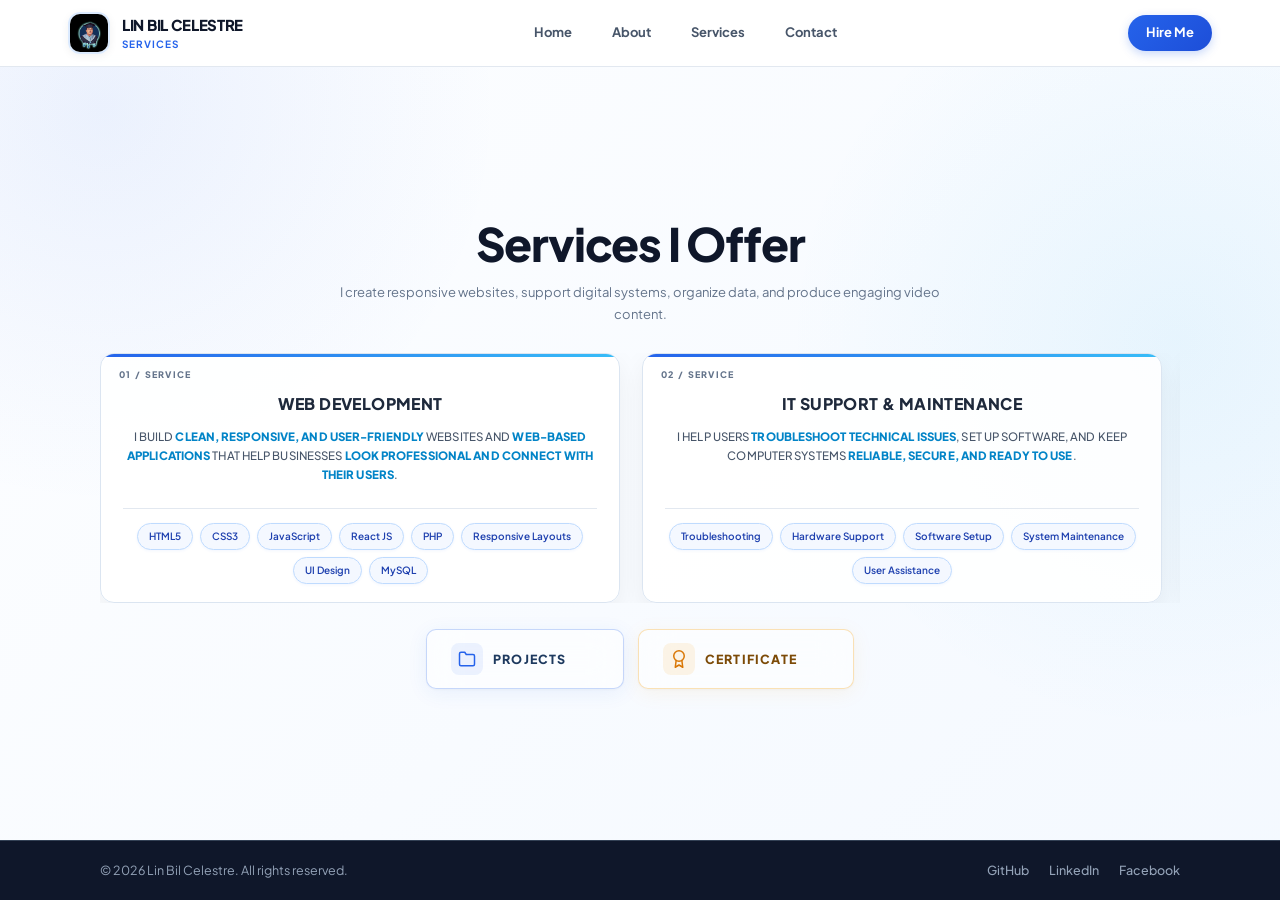
<file: Services/index.html>
<!DOCTYPE html>
<html lang="en">

<head>
    <meta charset="UTF-8">
    <meta name="viewport" content="width=device-width, initial-scale=1.0">
    <meta name="description"
        content="Services offered by Lin Bil Celestre - Web Development, IT Support, Data Entry, and Video Editing.">
    <title>Services</title>
    <link rel="icon" type="image/jpg" href="../image/bg_logo.png">
    <!-- Google Fonts -->
    <link rel="preconnect" href="https://fonts.googleapis.com">
    <link rel="preconnect" href="https://fonts.gstatic.com" crossorigin>
    <link href="https://fonts.googleapis.com/css2?family=Plus+Jakarta+Sans:wght@400;500;600;700;800&display=swap"
        rel="stylesheet">

    <!-- Stylesheet -->
    <link rel="stylesheet" href="./services.css">
</head>

<body>
    <!-- Navigation Header -->
    <header class="navbar">
        <div class="nav-container">
            <a href="../index.html" class="logo-group">
                <img class="logo-pic" src="../image/logo.jpg" alt="Lin Bil Logo">
                <div class="logo-text">
                    <span class="brand-name">LIN BIL CELESTRE</span>
                    <span class="brand-tag">SERVICES</span>
                </div>
            </a>

            <nav class="nav-menu">
                <ul>
                    <li><a href="../index.html">Home</a></li>
                    <li><a href="../About/about.html">About</a></li>
                    <li><a href="../Services/index.html">Services</a></li>
                    <li><a href="../Contact/index.html">Contact</a></li>
                </ul>
            </nav>

            <div class="header-action">
                <a class="nav-cta" href="../Contact/hire-me.html">Hire Me</a>
            </div>
        </div>
    </header>

    <!-- Main Services Section -->
    <main class="services-wrapper">
        <div class="services-container">

            <h1>Services I Offer</h1>
            <p>I create responsive websites, support digital systems, organize data, and produce engaging video content.
            </p>

            <!-- Service Cards Grid -->
            <div class="services-grid">
                <div class="services-track">

                    <!-- Card 1: Web Development -->
                    <div class="service-card">
                        <h2 class="service-title">WEB DEVELOPMENT</h2>
                        <p class="service-text">
                            I BUILD <span class="highlight">CLEAN, RESPONSIVE, AND USER-FRIENDLY</span> WEBSITES AND
                            <span class="highlight">WEB-BASED APPLICATIONS</span> THAT HELP BUSINESSES <span
                                class="highlight">LOOK PROFESSIONAL AND CONNECT WITH THEIR USERS</span>.
                        </p>
                        <div class="service-pills">
                            <span class="service-pill">HTML5</span>
                            <span class="service-pill">CSS3</span>
                            <span class="service-pill">JavaScript</span>
                            <span class="service-pill">React JS</span>
                            <span class="service-pill">PHP</span>
                            <span class="service-pill">Responsive Layouts</span>
                            <span class="service-pill">UI Design</span>
                            <span class="service-pill">MySQL</span>

                        </div>
                    </div>

                    <!-- Card 2: IT Support -->
                    <div class="service-card">
                        <h2 class="service-title">IT SUPPORT &amp; MAINTENANCE</h2>
                        <p class="service-text">
                            I HELP USERS <span class="highlight">TROUBLESHOOT TECHNICAL ISSUES</span>, SET UP SOFTWARE,
                            AND KEEP COMPUTER SYSTEMS <span class="highlight">RELIABLE, SECURE, AND READY TO USE</span>.
                        </p>
                        <div class="service-pills">
                            <span class="service-pill">Troubleshooting</span>
                            <span class="service-pill">Hardware Support</span>
                            <span class="service-pill">Software Setup</span>
                            <span class="service-pill">System Maintenance</span>
                            <span class="service-pill">User Assistance</span>
                        </div>
                    </div>

                    <!-- Card 3: Data Entry -->
                    <div class="service-card">
                        <h2 class="service-title">DATA ENTRY &amp; MANAGEMENT</h2>
                        <p class="service-text">
                            I ORGANIZE AND PROCESS INFORMATION THROUGH <span class="highlight">ACCURATE DATA
                                ENTRY</span>,
                            CLEAR FILE ORGANIZATION, AND <span class="highlight">WELL-MAINTAINED DIGITAL RECORDS</span>.
                        </p>
                        <div class="service-pills">
                            <span class="service-pill">Data Encoding</span>
                            <span class="service-pill">MS Excel</span>
                            <span class="service-pill">Google Sheets</span>
                            <span class="service-pill">File Organization</span>
                            <span class="service-pill">Records Management</span>
                        </div>
                    </div>

                    <!-- Card 4: Video Editing -->
                    <div class="service-card">
                        <h2 class="service-title">VIDEO EDITING</h2>
                        <p class="service-text">
                            I TURN RAW FOOTAGE INTO <span class="highlight">CLEAN, ENGAGING, AND WELL-PACED</span>
                            VIDEOS
                            FOR <span class="highlight">BUSINESS, PERSONAL, AND SOCIAL MEDIA</span> CONTENT.
                        </p>
                        <div class="service-pills">
                            <span class="service-pill">Video Cuts &amp; Trims</span>
                            <span class="service-pill">Social Media Reels</span>
                            <span class="service-pill">Subtitles & Captions</span>
                            <span class="service-pill">Audio Sync</span>
                            <span class="service-pill">Content Creation</span>
                        </div>
                    </div>

                </div>
            </div>

            <!-- Bottom Center Action Buttons (Outside the Cards) -->
            <div class="services-action-bottom">
                <a class="btn-premium" href="../Project/index.html">
                    <span class="btn-premium__shimmer"></span>
                    <span class="btn-premium__icon">
                        <svg width="18" height="18" viewBox="0 0 24 24" fill="none" stroke="currentColor"
                            stroke-width="2" stroke-linecap="round" stroke-linejoin="round">
                            <path d="M22 19a2 2 0 0 1-2 2H4a2 2 0 0 1-2-2V5a2 2 0 0 1 2-2h5l2 3h9a2 2 0 0 1 2 2z" />
                        </svg>
                    </span>
                    <span class="btn-premium__text">PROJECTS</span>
                    <span class="btn-premium__arrow">
                        <svg width="16" height="16" viewBox="0 0 24 24" fill="none" stroke="currentColor"
                            stroke-width="2.5" stroke-linecap="round" stroke-linejoin="round">
                            <line x1="5" y1="12" x2="19" y2="12" />
                            <polyline points="12 5 19 12 12 19" />
                        </svg>
                    </span>
                </a>
                <a class="btn-premium btn-premium--accent" href="../Services/Certificate-template.html">
                    <span class="btn-premium__shimmer"></span>
                    <span class="btn-premium__icon">
                        <svg width="18" height="18" viewBox="0 0 24 24" fill="none" stroke="currentColor"
                            stroke-width="2" stroke-linecap="round" stroke-linejoin="round">
                            <circle cx="12" cy="8" r="7" />
                            <polyline points="8.21 13.89 7 23 12 20 17 23 15.79 13.88" />
                        </svg>
                    </span>
                    <span class="btn-premium__text">CERTIFICATE</span>
                    <span class="btn-premium__arrow">
                        <svg width="16" height="16" viewBox="0 0 24 24" fill="none" stroke="currentColor"
                            stroke-width="2.5" stroke-linecap="round" stroke-linejoin="round">
                            <line x1="5" y1="12" x2="19" y2="12" />
                            <polyline points="12 5 19 12 12 19" />
                        </svg>
                    </span>
                </a>
            </div>

        </div>
    </main>

    <script>
        const servicesTrack = document.querySelector('.services-track');
        const reduceServicesMotion = window.matchMedia('(prefers-reduced-motion: reduce)').matches;

        if (servicesTrack && !reduceServicesMotion) {
            [...servicesTrack.children].forEach((card) => {
                servicesTrack.appendChild(card.cloneNode(true));
            });
            servicesTrack.classList.add('is-looping');
        }
    </script>

    <!-- Modern Footer -->
    <footer class="site-footer">
        <div class="footer-container">
            <div class="footer-bottom">
                <span class="copyright">&copy; 2026 Lin Bil Celestre. All rights reserved.</span>
                <div class="footer-links">
                    <a href="https://github.com/linbil-celestre" target="_blank" rel="noopener noreferrer">GitHub</a>
                    <a href="https://www.linkedin.com/in/linbil-celestre-6bb6b2396/" target="_blank" rel="noopener noreferrer">LinkedIn</a>
                    <a href="https://www.facebook.com/celestre.linbil" target="_blank" rel="noopener noreferrer">Facebook</a>
                </div>
            </div>
        </div>
    </footer>
</body>

</html>
</file>
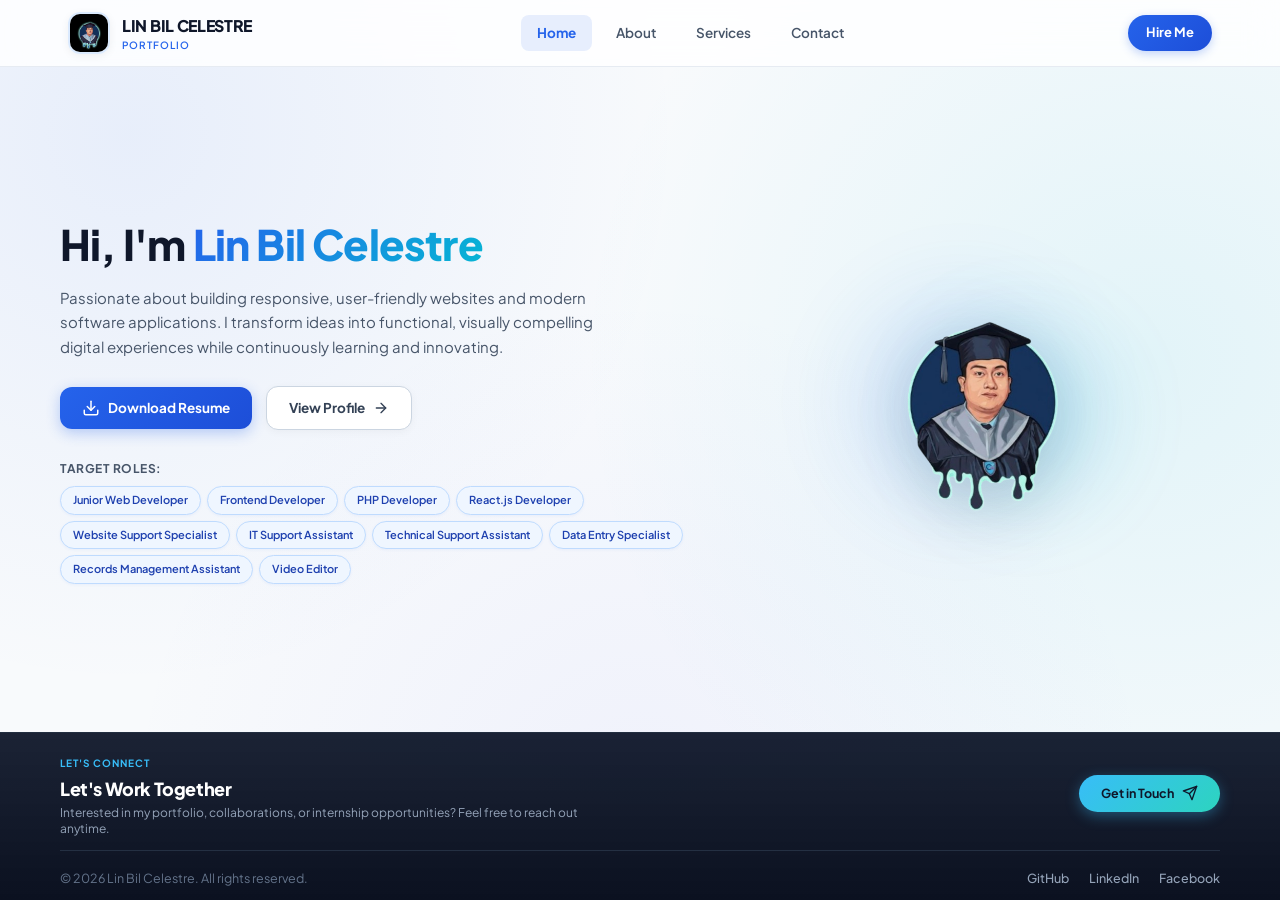
<file: Home.html>
<!DOCTYPE html>
<html lang="en">

<head>
    <meta charset="UTF-8">
    <meta name="viewport" content="width=device-width, initial-scale=1.0">
    <meta name="description" content="Lin Bil Celestre - Web Developer Portfolio. Building responsive, user-friendly, and modern digital experiences.">
    <title>Portfolio</title>
    <link rel="icon" type="image/jpg" href="./image/bg_logo.png">
    <link rel="preconnect" href="https://fonts.googleapis.com">
    <link rel="preconnect" href="https://fonts.gstatic.com" crossorigin>
    <link href="https://fonts.googleapis.com/css2?family=Plus+Jakarta+Sans:ital,wght@0,300;0,400;0,500;0,600;0,700;0,800;1,400&display=swap" rel="stylesheet">
    
    <!-- Stylesheet -->
    <link rel="stylesheet" href="index.css">
</head>

<body>
    <!-- Navigation Header -->
    <header class="navbar">
        <div class="nav-container">
            <a href="./Profile/index.html" class="logo-group">
                <img class="logo-pic" src="./image/logo.jpg" alt="Lin Bil Logo">
                <div class="logo-text">
                    <span class="brand-name">LIN BIL CELESTRE</span>
                    <span class="brand-tag">Portfolio</span>
                </div>
            </a>

            <nav class="nav-menu">
                <ul>
                    <li><a href="./Home.html" class="active">Home</a></li>
                    <li><a href="./About/about.html">About</a></li>
                    <li><a href="./Services/index.html">Services</a></li>
                    <li><a href="./Contact/index.html">Contact</a></li>
                </ul>
            </nav>

            <div class="header-action">
                <a class="nav-cta" href="./Contact/index.html">Hire Me</a>
            </div>
        </div>
    </header>

    <!-- Main Hero Section -->
    <main class="hero-wrapper">
        <section class="hero-section">
            <div class="container-left">
                

                <h1 class="title-section">
                    Hi, I'm <span class="name gradient-text">Lin Bil Celestre</span>
                </h1>
                
             

                <p class="hero-paragraph">
                    Passionate about building responsive, user-friendly websites and modern software applications. 
                    I transform ideas into functional, visually compelling digital experiences while continuously learning and innovating.
                </p>

                <div class="hero-actions">
                    <a class="btn-resume btn-primary" href="./LIN%20BIL%20CELESTRE%20RESUME.pdf" download="LIN_BIL_CELESTRE_RESUME.pdf">
                        <svg width="18" height="18" viewBox="0 0 24 24" fill="none" stroke="currentColor" stroke-width="2" stroke-linecap="round" stroke-linejoin="round">
                            <path d="M21 15v4a2 2 0 0 1-2 2H5a2 2 0 0 1-2-2v-4"></path>
                            <polyline points="7 10 12 15 17 10"></polyline>
                            <line x1="12" y1="15" x2="12" y2="3"></line>
                        </svg>
                        <span>Download Resume</span>
                    </a>
                    <a class="btn-profile btn-secondary" href="./Profile/index.html">
                        <span>View Profile</span>
                        <svg width="16" height="16" viewBox="0 0 24 24" fill="none" stroke="currentColor" stroke-width="2" stroke-linecap="round" stroke-linejoin="round">
                            <line x1="5" y1="12" x2="19" y2="12"></line>
                            <polyline points="12 5 19 12 12 19"></polyline>
                        </svg>
                    </a>
                </div>

               
                <div class="target-roles-section">
                    <span class="roles-label">Target Roles:</span>
                    <div class="roles-pills">
                        <span class="role-pill">Junior Web Developer</span>
                        <span class="role-pill">Frontend Developer</span>
                        <span class="role-pill">PHP Developer</span>
                        <span class="role-pill">React.js Developer</span>
                        <span class="role-pill">Website Support Specialist</span>
                        <span class="role-pill">IT Support Assistant</span>
                        <span class="role-pill">Technical Support Assistant</span>
                        <span class="role-pill">Data Entry Specialist</span>
                        <span class="role-pill">Records Management Assistant</span>
                        <span class="role-pill">Video Editor</span>
                    </div>
                </div>
            </div>

            <div class="container-right">
                <div class="avatar-backdrop">
                    <div class="glow-sphere sphere-1"></div>
                    <div class="glow-sphere sphere-2"></div>
                    <div class="avatar-card">
                        <img class="hero-avatar" src="./image/bg_logo.png" alt="Lin Bil Celestre Portrait">
                    </div>
                </div>
            </div>
        </section>
    </main>

    <!-- Modern Footer -->
    <footer class="site-footer">
        <div class="footer-container">
            <div class="footer-content">
                <div class="footer-message">
                    <span class="footer-badge">Let's Connect</span>
                    <h2>Let's Work Together</h2>
                    <p>Interested in my portfolio, collaborations, or internship opportunities? Feel free to reach out anytime.</p>
                </div>

                <a class="footer-contact" href="mailto:linbilcelestre@gmail.com">
                    <span>Get in Touch</span>
                    <svg width="16" height="16" viewBox="0 0 24 24" fill="none" stroke="currentColor" stroke-width="2" stroke-linecap="round" stroke-linejoin="round">
                        <line x1="22" y1="2" x2="11" y2="13"></line>
                        <polygon points="22 2 15 22 11 13 2 9 22 2"></polygon>
                    </svg>
                </a>
            </div>

            <div class="footer-bottom">
                <span class="copyright">&copy; 2026 Lin Bil Celestre. All rights reserved.</span>
                <div class="footer-links">
                    <a href="https://github.com/Linbil21" target="_blank" rel="noopener noreferrer">GitHub</a>
                    <a href="https://linkedin.com" target="_blank" rel="noopener noreferrer">LinkedIn</a>
                    <a href="https://facebook.com" target="_blank" rel="noopener noreferrer">Facebook</a>
                </div>
            </div>
        </div>
    </footer>
</body>

</html>
</file>
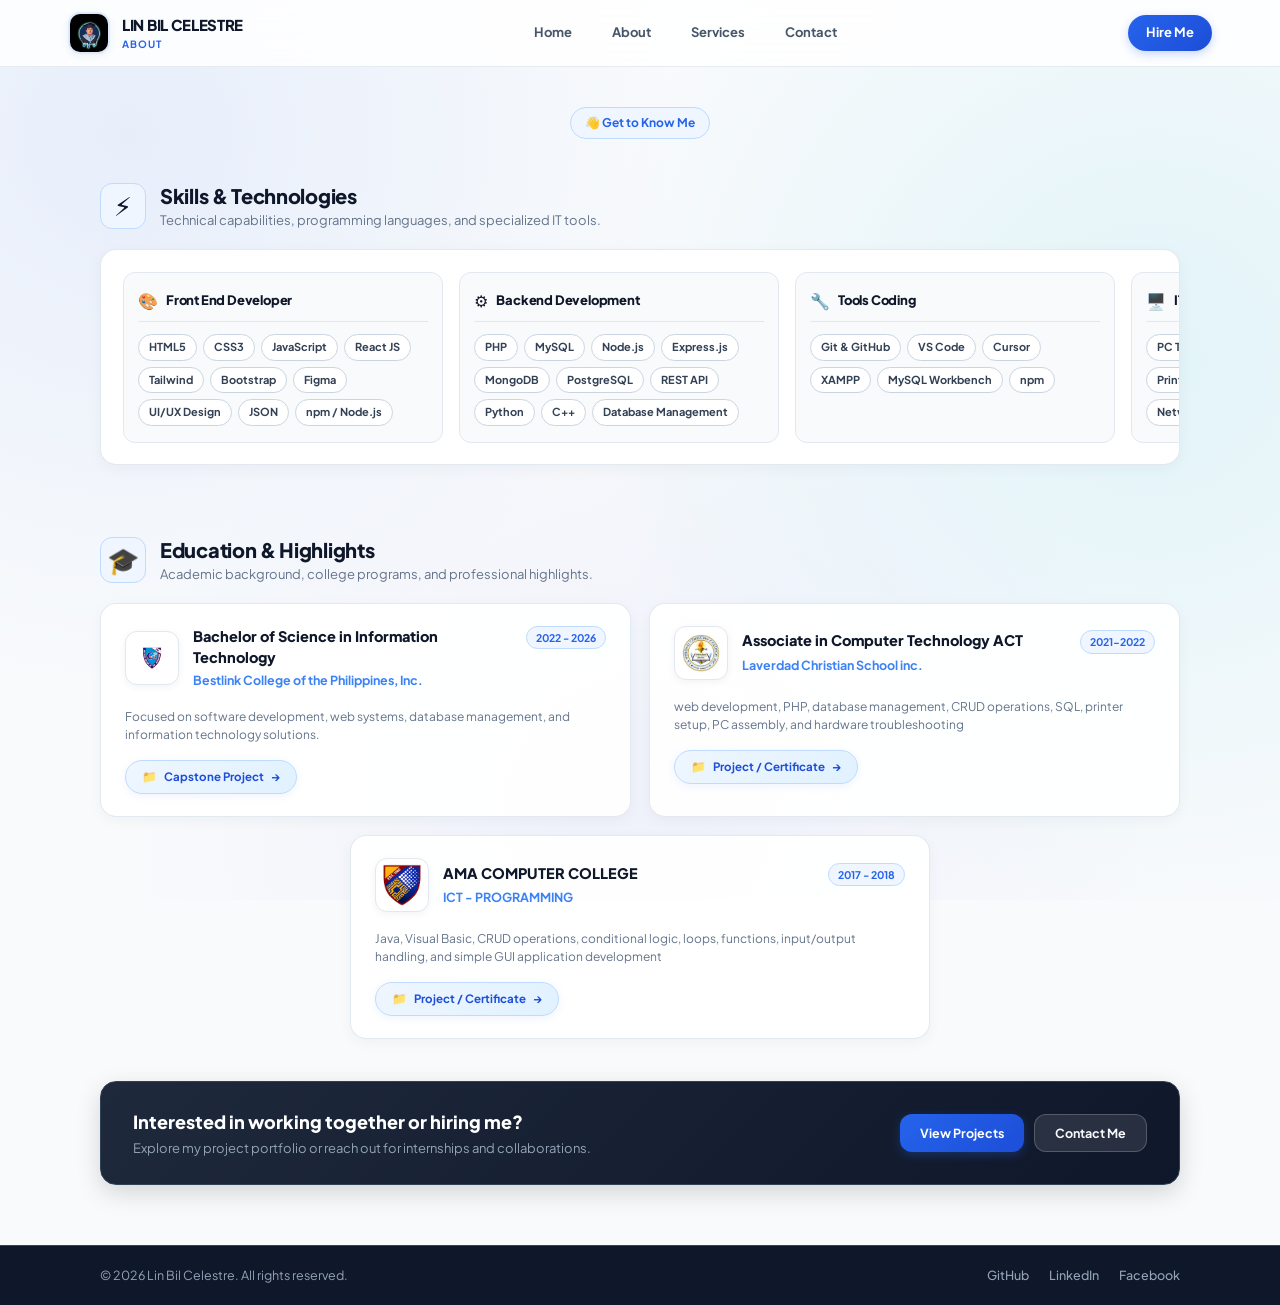
<file: About/about.html>
<!DOCTYPE html>
<html lang="en">

<head>
    <meta charset="UTF-8">
    <meta name="viewport" content="width=device-width, initial-scale=1.0">
    <meta name="description" content="About Lin Bil Celestre - Bio, Education, and Verified Certifications.">
    <title>About Me</title>
    <link rel="icon" type="image/jpg" href="../image/bg_logo.png">
    <link rel="preconnect" href="https://fonts.googleapis.com">
    <link rel="preconnect" href="https://fonts.gstatic.com" crossorigin>
    <link href="https://fonts.googleapis.com/css2?family=Plus+Jakarta+Sans:wght@400;500;600;700;800&display=swap"
        rel="stylesheet">

    <!-- Stylesheet -->
    <link rel="stylesheet" href="./about.css">
</head>

<body>
    <!-- Navigation Header -->
    <header class="navbar">
        <div class="nav-container">
            <a href="../index.html" class="logo-group">
                <img class="logo-pic" src="../image/logo.jpg" alt="Lin Bil Logo">
                <div class="logo-text">
                    <span class="brand-name">LIN BIL CELESTRE</span>
                    <span class="brand-tag">ABOUT</span>
                </div>
            </a>

            <nav class="nav-menu">
                <ul>
                    <li><a href="../index.html">Home</a></li>
                    <li><a href="../About/about.html">About</a></li>
                    <li><a href="../Services/index.html">Services</a></li>
                    <li><a href="../Contact/index.html">Contact</a></li>
                </ul>
            </nav>

            <div class="header-action">
                <a class="nav-cta" href="../Contact/hire-me.html">Hire Me</a>
            </div>
        </div>
    </header>

    <!-- Main About Content -->
    <main class="about-wrapper">
        <div class="about-container">

            <!-- Section 1: Hero Intro -->
            <div class="section-hero">
                <div class="badge-tag">
                    <span>👋 Get to Know Me</span>
                </div>


            </div>



            <!-- Section 2: Technical Skills & Competencies (White Background) -->
            <section class="skills-section-white">
                <div class="section-heading-box">
                    <div class="heading-badge-icon">⚡</div>
                    <div>
                        <h2 class="section-main-title">Skills & Technologies</h2>
                        <p class="section-sub-title">Technical capabilities, programming languages, and specialized IT
                            tools.</p>
                    </div>
                </div>

                <div class="skills-white-container">
                    <div class="skills-carousel-track">
                        <!-- Column 1: Front End Development -->
                        <div class="skill-category-box">
                            <div class="skill-cat-header">
                                <span class="skill-cat-icon">🎨</span>
                                <h3>Front End Developer</h3>
                            </div>
                            <div class="skill-tags-cloud">
                                <span class="skill-bubble html-badge">HTML5</span>
                                <span class="skill-bubble css-badge">CSS3</span>
                                <span class="skill-bubble js-badge">JavaScript</span>
                                <span class="skill-bubble react-badge">React JS</span>
                                <span class="skill-bubble">Tailwind</span>
                                <span class="skill-bubble">Bootstrap</span>
                                <span class="skill-bubble">Figma</span>
                                <span class="skill-bubble">UI/UX Design</span>
                                <span class="skill-bubble">JSON</span>
                                <span class="skill-bubble">npm / Node.js</span>
                            </div>
                        </div>

                        <!-- Column 2: Back End Development -->
                        <div class="skill-category-box">
                            <div class="skill-cat-header">
                                <span class="skill-cat-icon">⚙️</span>
                                <h3>Backend Development</h3>
                            </div>
                            <div class="skill-tags-cloud">
                                <span class="skill-bubble">PHP</span>
                                <span class="skill-bubble">MySQL</span>
                                <span class="skill-bubble">Node.js</span>
                                <span class="skill-bubble">Express.js</span>
                                <span class="skill-bubble">MongoDB</span>
                                <span class="skill-bubble">PostgreSQL</span>
                                <span class="skill-bubble">REST API</span>
                                <span class="skill-bubble">Python</span>
                                <span class="skill-bubble">C++</span>
                                <span class="skill-bubble">Database Management</span>
                            </div>
                        </div>

                        <!-- Column 3: Tools Coding -->
                        <div class="skill-category-box">
                            <div class="skill-cat-header">
                                <span class="skill-cat-icon">🔧</span>
                                <h3>Tools Coding</h3>
                            </div>
                            <div class="skill-tags-cloud">
                                <span class="skill-bubble">Git & GitHub</span>
                                <span class="skill-bubble">VS Code</span>
                                <span class="skill-bubble">Cursor</span>
                                <span class="skill-bubble">XAMPP</span>
                                <span class="skill-bubble">MySQL Workbench</span>
                                <span class="skill-bubble">npm</span>
                            </div>
                        </div>

                        <!-- Column 4: IT Supports -->
                        <div class="skill-category-box">
                            <div class="skill-cat-header">
                                <span class="skill-cat-icon">🖥️</span>
                                <h3>IT Supports</h3>
                            </div>
                            <div class="skill-tags-cloud">
                                <span class="skill-bubble">PC Troubleshooting</span>
                                <span class="skill-bubble">Software Installation</span>
                                <span class="skill-bubble">Printer Troubleshooting</span>
                                <span class="skill-bubble">Hardware Setup</span>
                                <span class="skill-bubble">Network Basics</span>
                            </div>
                        </div>

                        <!-- Column 5: Data & Analytics -->
                        <div class="skill-category-box">
                            <div class="skill-cat-header">
                                <span class="skill-cat-icon">📊</span>
                                <h3>PRESENTATION TOOL</h3>
                            </div>
                            <div class="skill-tags-cloud">
                                <span class="skill-bubble">CANVA</span>
                                <span class="skill-bubble">MS PowerPoint</span>
                                <span class="skill-bubble">Google Slides</span>
                                <span class="skill-bubble">Microsoft Excel</span>
                                <span class="skill-bubble">Canva Presentation</span>
                            </div>
                        </div>

                        <!-- Column 6: Video Edit Skills -->
                        <div class="skill-category-box">
                            <div class="skill-cat-header">
                                <span class="skill-cat-icon">🎬</span>
                                <h3>Video Edit Skills</h3>
                            </div>
                            <div class="skill-tags-cloud">
                                <span class="skill-bubble">CapCut</span>
                                <span class="skill-bubble">Adobe Premiere Pro</span>
                                <span class="skill-bubble">KINE MASTER</span>
                            </div>
                        </div>
                    </div>
                </div>
            </section>

            <!-- Section 3: Education History -->
            <section class="education-section" id="education-highlights">
                <div class="section-heading-box">
                    <div class="heading-badge-icon">🎓</div>
                    <div>
                        <h2 class="section-main-title">Education &amp; Highlights</h2>
                        <p class="section-sub-title">Academic background, college programs, and professional highlights.
                        </p>
                    </div>
                </div>

                <div class="edu-grid">
                    <!-- 1. Bachelor Degree -->
                    <div class="edu-card">
                        <div class="edu-header-row">
                            <div class="edu-logo-wrapper">
                                <img src="../image/logo/bestlink -logo.png" alt="Bestlink College of the Philippines Logo" class="edu-logo-img">
                            </div>
                            <div class="edu-title-group">
                                <div class="edu-top">
                                    <h3 class="edu-degree">Bachelor of Science in Information Technology</h3>
                                    <span class="edu-year">2022 - 2026</span>
                                </div>
                                <h4 class="edu-school">Bestlink College of the Philippines, Inc.</h4>
                            </div>
                        </div>
                        <p class="edu-desc">
                            Focused on software development, web systems, database management, and information
                            technology solutions.
                        </p>
                        <a href="../Project/index.html" class="edu-bubble-btn">
                            <span class="bubble-icon">📁</span>
                            <span>Capstone Project</span>
                            <span class="bubble-arrow">&rarr;</span>
                        </a>
                    </div>

                    <!-- 2. 2-Year Course Template 1 -->
                    <div class="edu-card">
                        <div class="edu-header-row">
                            <div class="edu-logo-wrapper">
                                <img src="../image/logo/Laverdad -logo.jpg" alt="La Verdad Christian School Logo" class="edu-logo-img">
                            </div>
                            <div class="edu-title-group">
                                <div class="edu-top">
                                    <h3 class="edu-degree">Associate in Computer Technology ACT</h3>
                                    <span class="edu-year">2021-2022</span>
                                </div>
                                <h4 class="edu-school">Laverdad Christian School inc.</h4>
                            </div>
                        </div>
                        <p class="edu-desc">
                            web development, PHP, database management, CRUD operations, SQL, printer setup, PC assembly,
                            and hardware troubleshooting
                        </p>
                        <a href="../Services/Certificate-template.html?page=2&certificate=laverdad"
                            class="edu-bubble-btn">
                            <span class="bubble-icon">📁</span>
                            <span>Project / Certificate</span>
                            <span class="bubble-arrow">&rarr;</span>
                        </a>
                    </div>


                    <!-- 3. AMA Computer College (Centered) -->
                    <div class="edu-card edu-card-centered">
                        <div class="edu-header-row">
                            <div class="edu-logo-wrapper">
                                <img src="../image/logo/AMA Logo.png" alt="AMA Computer College Logo" class="edu-logo-img">
                            </div>
                            <div class="edu-title-group">
                                <div class="edu-top">
                                    <h3 class="edu-degree">AMA COMPUTER COLLEGE</h3>
                                    <span class="edu-year">2017 - 2018</span>
                                </div>
                                <h4 class="edu-school">ICT - PROGRAMMING</h4>
                            </div>
                        </div>
                        <p class="edu-desc">
                            Java, Visual Basic, CRUD operations, conditional logic, loops, functions, input/output
                            handling, and simple GUI application development
                        </p>
                        <a href="../Services/Certificate-template.html?page=2&certificate=ama" class="edu-bubble-btn">
                            <span class="bubble-icon">📁</span>
                            <span>Project / Certificate</span>
                            <span class="bubble-arrow">&rarr;</span>
                        </a>
                    </div>
                </div>
            </section>

            <!-- Bottom CTA Card -->
            <div class="about-cta-card">
                <div class="cta-info">
                    <h3>Interested in working together or hiring me?</h3>
                    <p>Explore my project portfolio or reach out for internships and collaborations.</p>
                </div>
                <div class="cta-actions">
                    <a class="btn-primary" href="../Project/index.html">View Projects</a>
                    <a class="btn-secondary" href="../Contact/index.html">Contact Me</a>
                </div>
            </div>

        </div>
    </main>

    <script>
        const skillsTrack = document.querySelector('.skills-carousel-track');
        const reduceSkillsMotion = window.matchMedia('(prefers-reduced-motion: reduce)').matches;

        if (skillsTrack && !reduceSkillsMotion) {
            [...skillsTrack.children].forEach((card) => {
                skillsTrack.appendChild(card.cloneNode(true));
            });
            skillsTrack.classList.add('is-looping');
        }
    </script>

    <!-- Modern Footer -->
    <footer class="site-footer">
        <div class="footer-container">
            <div class="footer-bottom">
                <span class="copyright">&copy; 2026 Lin Bil Celestre. All rights reserved.</span>
                <div class="footer-links">
                    <a href="https://github.com/linbil-celestre" target="_blank" rel="noopener noreferrer">GitHub</a>
                    <a href="https://www.linkedin.com/in/linbil-celestre-6bb6b2396/" target="_blank" rel="noopener noreferrer">LinkedIn</a>
                    <a href="https://www.facebook.com/celestre.linbil" target="_blank" rel="noopener noreferrer">Facebook</a>
                </div>
            </div>
        </div>
    </footer>
</body>

</html>
</file>
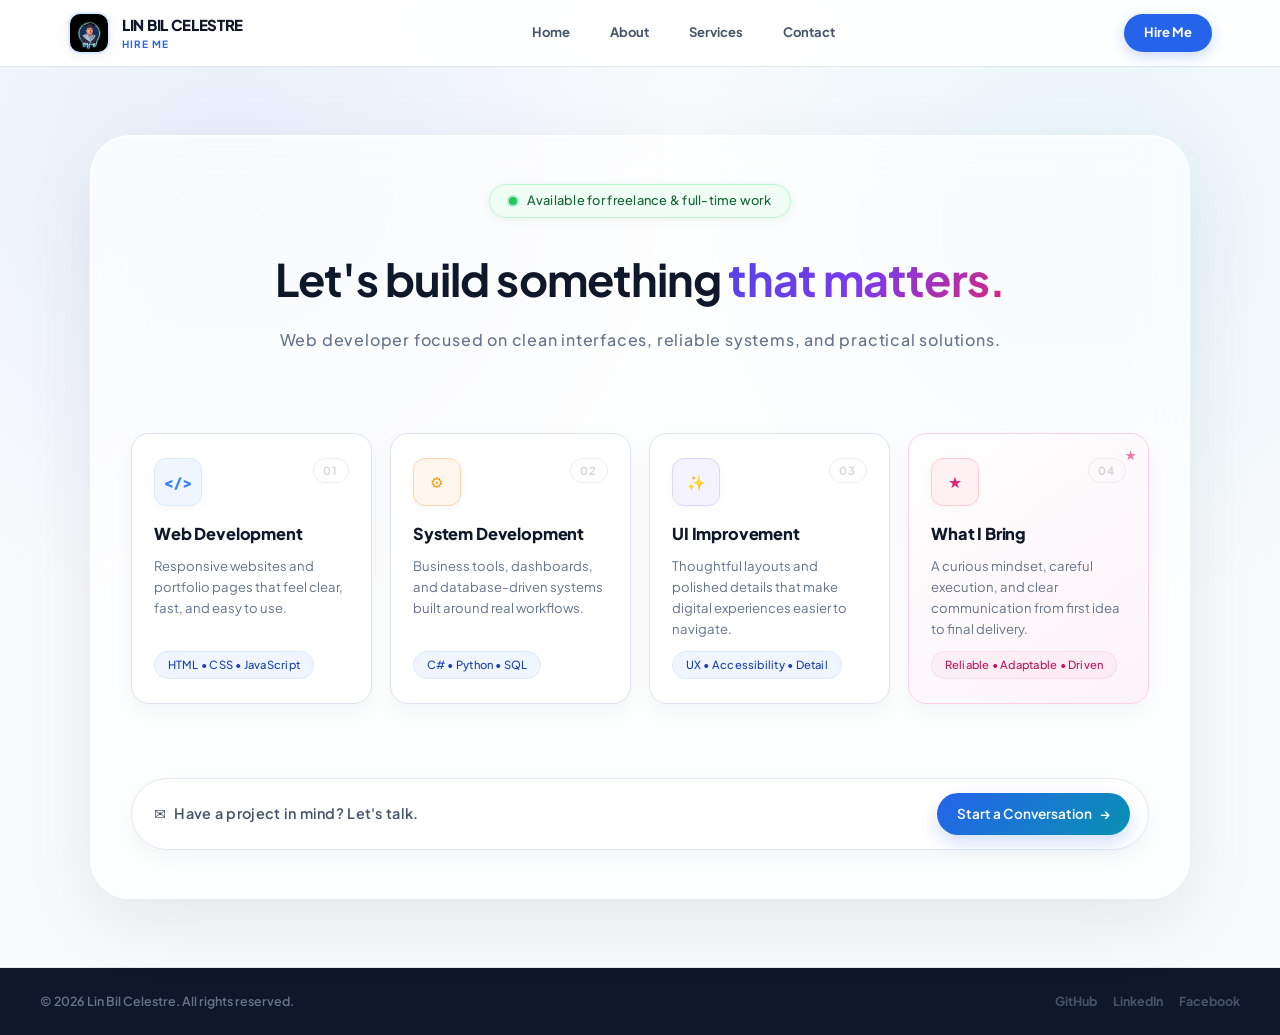
<file: Contact/hire-me.html>
<!DOCTYPE html>
<html lang="en">

<head>
    <meta charset="UTF-8">
    <meta name="viewport" content="width=device-width, initial-scale=1.0">
    <meta name="description"
        content="Hire Lin Bil Celestre - Web Developer & IT Specialist available for Full-time roles, Freelance projects, and OJT internships.">
    <title>Hire Me</title>
    <link rel="icon" type="image/jpg" href="../image/bg_logo.png">
    <!-- Google Fonts -->
    <link rel="preconnect" href="https://fonts.googleapis.com">
    <link rel="preconnect" href="https://fonts.gstatic.com" crossorigin>
    <link href="https://fonts.googleapis.com/css2?family=Plus+Jakarta+Sans:wght@400;500;600;700;800&display=swap"
        rel="stylesheet">

    <!-- Stylesheet -->
    <link rel="stylesheet" href="./contact.css">
</head>

<body>
    <!-- Navigation Header -->
    <header class="navbar">
        <div class="nav-container">
            <a href="../index.html" class="logo-group">
                <img class="logo-pic" src="../image/logo.jpg" alt="Lin Bil Logo">
                <div class="logo-text">
                    <span class="brand-name">LIN BIL CELESTRE</span>
                    <span class="brand-tag">HIRE ME</span>
                </div>
            </a>

            <nav class="nav-menu" aria-label="Main navigation">
                <ul>
                    <li><a href="../index.html">Home</a></li>
                    <li><a href="../About/about.html">About</a></li>
                    <li><a href="../Services/index.html">Services</a></li>
                    <li><a href="./index.html">Contact</a></li>
                </ul>
            </nav>

            <div class="header-action">
                <a class="nav-cta active" href="./hire-me.html" aria-current="page">Hire Me</a>
            </div>
        </div>
    </header>

    <!-- Main Hire Me Wrapper -->
    <main class="hire-wrapper glass-wrapper">
        <div class="hire-container glass-container">
            <section class="hire-hero glass-hero">
                <div class="hire-status-badge glass-badge">
                    <span class="pulse-dot"></span>
                    <span>Available for freelance &amp; full-time work</span>
                </div>
                <h1 class="hire-title">Let&apos;s build something <span class="gradient-text">that matters.</span></h1>
                <p class="hire-subtitle">Web developer focused on clean interfaces, reliable systems, and practical
                    solutions.</p>
            </section>

            <div class="features-horizontal">
                <div class="feature-card glass-card">
                    <div class="card-header">
                        <div class="feature-icon icon-blue"><span aria-hidden="true">&lt;/&gt;</span></div>
                        <span class="card-number">01</span>
                    </div>
                    <h3 class="feature-title">Web Development</h3>
                    <p class="feature-desc">Responsive websites and portfolio pages that feel clear, fast, and easy to
                        use.
                    </p>
                    <div class="card-tag">HTML &bull; CSS &bull; JavaScript</div>
                </div>

                <div class="feature-card glass-card">
                    <div class="card-header">
                        <div class="feature-icon icon-orange"><span aria-hidden="true">&#9881;</span></div>
                        <span class="card-number">02</span>
                    </div>
                    <h3 class="feature-title">System Development</h3>
                    <p class="feature-desc">Business tools, dashboards, and database-driven systems built around real
                        workflows.</p>
                    <div class="card-tag">C# &bull; Python &bull; SQL</div>
                </div>

                <div class="feature-card glass-card">
                    <div class="card-header">
                        <div class="feature-icon icon-purple"><span aria-hidden="true">&#10024;</span></div>
                        <span class="card-number">03</span>
                    </div>
                    <h3 class="feature-title">UI Improvement</h3>
                    <p class="feature-desc">Thoughtful layouts and polished details that make digital experiences easier
                        to
                        navigate.</p>
                    <div class="card-tag">UX &bull; Accessibility &bull; Detail</div>
                </div>

                <div class="feature-card glass-card card-featured">
                    <div class="card-header">
                        <div class="feature-icon icon-rose"><span aria-hidden="true">&#9733;</span></div>
                        <span class="card-number">04</span>
                    </div>
                    <h3 class="feature-title">What I Bring</h3>
                    <p class="feature-desc">A curious mindset, careful execution, and clear communication from first
                        idea to
                        final delivery.</p>
                    <div class="card-tag">Reliable &bull; Adaptable &bull; Driven</div>
                </div>
            </div>

            <div class="cta-bar glass-cta">
                <span class="cta-text"><span aria-hidden="true">&#9993;</span> Have a project in mind? Let&apos;s
                    talk.</span>
                <a href="mailto:linbilcelestre@gmail.com?subject=Project%20Inquiry%20for%20Lin%20Bil%20Celestre"
                    class="cta-button" id="startConversationButton" onclick="startConversation(event)"
                    aria-label="Start a conversation by email">Start a
                    Conversation <span aria-hidden="true">&#8594;</span></a>
            </div>
        </div>
    </main>

    <!-- Copy Toast Popup -->
    <div class="toast-toast-box" id="toastBox">
        <span>📋</span>
        <span id="toastMessage">Copied to clipboard!</span>
    </div>

    <!-- Modern Site Footer -->
    <footer class="site-footer">
        <div class="footer-container">
            <div class="footer-bottom">
                <span class="copyright">&copy; 2026 Lin Bil Celestre. All rights reserved.</span>
                <div class="footer-links">
                    <a href="https://github.com/linbil-celestre" target="_blank" rel="noopener noreferrer">GitHub</a>
                    <a href="https://www.linkedin.com/in/linbil-celestre-6bb6b2396/" target="_blank"
                        rel="noopener noreferrer">LinkedIn</a>
                    <a href="https://www.facebook.com/celestre.linbil" target="_blank"
                        rel="noopener noreferrer">Facebook</a>
                </div>
            </div>
        </div>
    </footer>

    <!-- Interactive Script -->
    <script>
        let selectedType = 'Website / Web App';
        let selectedTimeline = '1 - 2 Weeks';

        function selectType(btn) {
            document.querySelectorAll('#typeChipsRow .hire-chip').forEach(b => b.classList.remove('active'));
            btn.classList.add('active');
            selectedType = btn.getAttribute('data-type');
        }

        function selectTimeline(btn) {
            document.querySelectorAll('#timelineChipsRow .hire-chip').forEach(b => b.classList.remove('active'));
            btn.classList.add('active');
            selectedTimeline = btn.getAttribute('data-timeline');
        }

        function showToast(message) {
            const toast = document.getElementById('toastBox');
            const toastMsg = document.getElementById('toastMessage');
            if (!toast || !toastMsg) return;

            toastMsg.textContent = message;
            toast.classList.add('show');
            clearTimeout(window.toastTimeout);
            window.toastTimeout = setTimeout(() => {
                toast.classList.remove('show');
            }, 3500);
        }

        function startConversation(event) {
            event.preventDefault();

            const subject = encodeURIComponent('Project Inquiry for Lin Bil Celestre');
            const body = encodeURIComponent(`Hi Lin Bil,

I would like to discuss a possible project or opportunity with you.

Project details:

Best regards,`);

            const mailtoUrl = `mailto:linbilcelestre@gmail.com?subject=${subject}&body=${body}`;
            const button = document.getElementById('startConversationButton');
            if (button) {
                button.setAttribute('href', mailtoUrl);
                button.classList.add('is-opening');
                button.setAttribute('aria-label', 'Opening your email app');
            }

            showToast('Opening your email app...');
            window.setTimeout(() => {
                window.location.href = mailtoUrl;
            }, 150);
        }

        function handleHireSubmit(e) {
            e.preventDefault();
            const name = document.getElementById('clientName').value.trim();
            const email = document.getElementById('clientEmail').value.trim();
            const company = document.getElementById('clientCompany').value.trim();
            const message = document.getElementById('clientMessage').value.trim();

            if (!name || !email || !message) {
                showToast('Please fill out all required fields.');
                return;
            }

            const subject = encodeURIComponent(`Hire Request: ${selectedType} - ${name}`);
            const body = encodeURIComponent(
                `Hi Lin Bil,

I would like to hire/collaborate with you! Here are the details:

Name: ${name}
Email: ${email}
Company: ${company || 'N/A'}
Service Type: ${selectedType}
Timeline: ${selectedTimeline}

Message:
${message}

Best regards,
${name}`
            );

            showToast('Opening your email client to send request...');
            setTimeout(() => {
                window.location.href = `mailto:linbilcelestre@gmail.com?subject=${subject}&body=${body}`;
            }, 700);
        }
    </script>
</body>

</html>
</file>
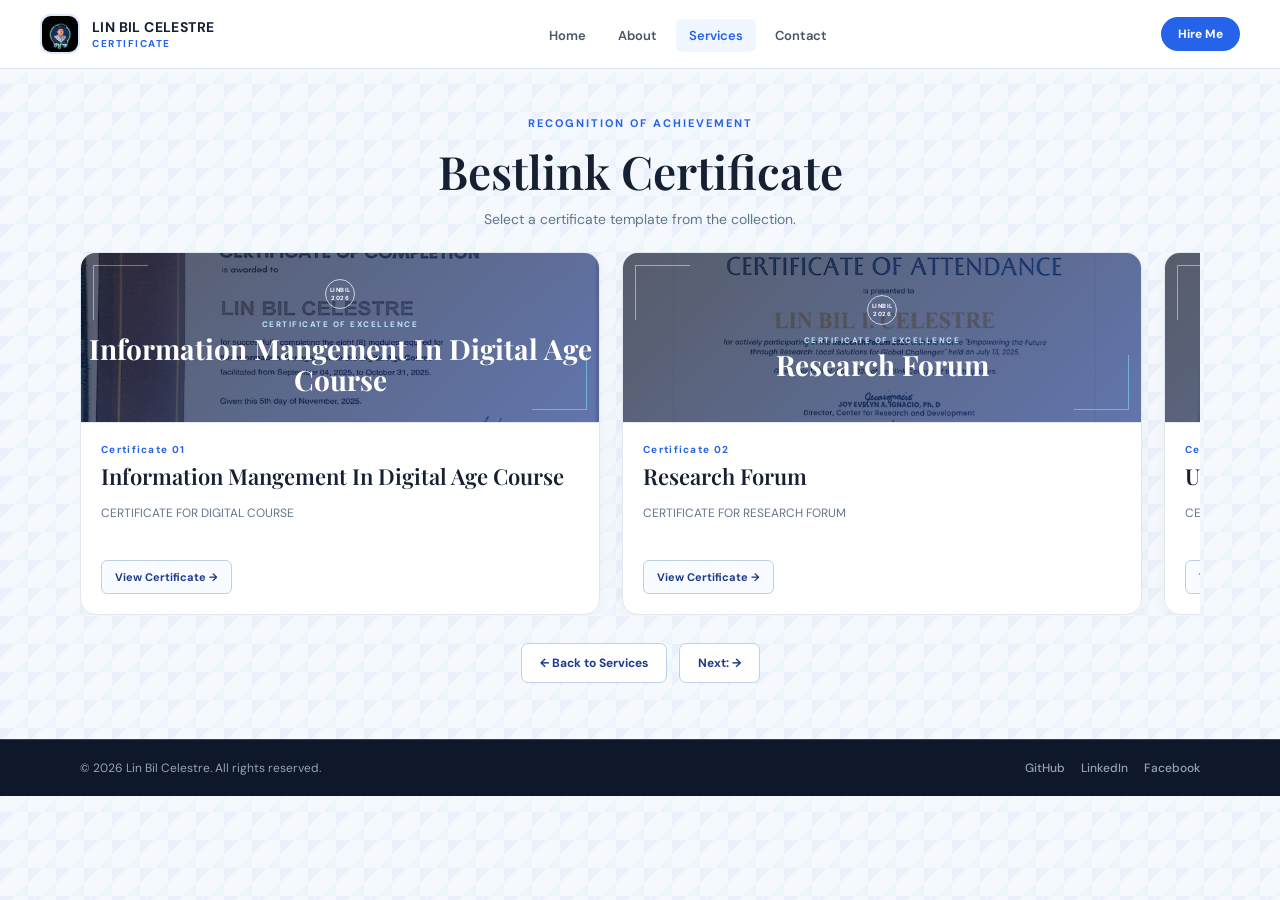
<file: Services/Certificate-template.html>
<!DOCTYPE html>
<html lang="en">

<head>
    <meta charset="UTF-8">
    <meta name="viewport" content="width=device-width, initial-scale=1.0">
    <meta name="description" content="Professional certificate template by Lin Bil Celestre.">
    <title>Certificate</title>
    <link rel="icon" type="image/jpg" href="../image/bg_logo.png">
    <link rel="preconnect" href="https://fonts.googleapis.com">
    <link rel="preconnect" href="https://fonts.gstatic.com" crossorigin>
    <link
        href="https://fonts.googleapis.com/css2?family=DM+Sans:wght@400;500;600;700&family=Playfair+Display:wght@500;600;700&display=swap"
        rel="stylesheet">
    <link rel="stylesheet" href="../Services/CERTIFICATE.CSS">
</head>

<body>
    <header class="navbar">
        <div class="nav-container">
            <a class="logo-group" href="../index.html">
                <img class="logo-pic" src="../image/logo.jpg" alt="Lin Bil Logo">
                <span class="logo-text"><span class="brand-name">LIN BIL CELESTRE</span><span
                        class="brand-tag">CERTIFICATE</span></span>
            </a>
            <nav class="nav-menu" aria-label="Main navigation">
                <ul>
                    <li><a href="../index.html">Home</a></li>
                    <li><a href="../About/about.html">About</a></li>
                    <li><a class="active" href="./index.html">Services</a></li>
                    <li><a href="../Contact/index.html">Contact</a></li>
                </ul>
            </nav>
            <a class="nav-cta" href="../Contact/hire-me.html">Hire Me</a>
        </div>
    </header>

    <main>
        <section class="page-heading" aria-labelledby="page-title">
            <span class="eyebrow">Recognition of achievement</span>
            <h1 id="page-title">My Certificates</h1>
            <p>Select a certificate template from the collection.</p>
        </section>

        <section class="certificate-grid" aria-label="Certificate collection">
            <div class="certificate-track">
                <article class="certificate-card" data-page="4">
                    <div class="certificate-preview">
                        <img class="certificate-image" src="../Services/Certificate/Adobe Premire Pro.jpg"
                            alt="Adobe Premiere Pro certificate preview">
                        <div class="preview-seal">LINBIL
                            2026</div><span class="preview-label">Certificate of Excellence</span>
                        <h2 class="preview-title">Adobe Premire Pro</h2>
                    </div>
                    <div class="certificate-info"><span class="certificate-category">Certificate 01</span>
                        <h2 class="certificate-name">Adobe Premire Pro</h2>
                        <p class="certificate-description">Adobe Premiere Pro certificate.</p><button
                            class="card-action" type="button" data-image="../Services/Certificate/Adobe Premire Pro.jpg"
                            data-title="Adobe Premiere Pro" onclick="openCertificate(this)">View Certificate
                            &#8594;</button>
                    </div>
                </article>
                <article class="certificate-card" data-page="1">
                    <div class="certificate-preview">
                        <img class="certificate-image"
                            src="./Certificate/Information Mangement in digital age course.Jpg"
                            alt="IT Support certificate preview">
                        <div class="preview-seal">LINBIL 2026</div><span class="preview-label">Certificate of
                            Excellence</span>
                        <h2 class="preview-title">Information Mangement in digital age course</h2>
                    </div>
                    <div class="certificate-info"><span class="certificate-category">Certificate 01</span>
                        <h2 class="certificate-name">Information Mangement in digital age course </h2>
                        <p class="certificate-description">CERTIFICATE FOR DIGITAL COURSE
                        </p><button class="card-action" type="button"
                            data-image="./Certificate/Information Mangement in digital age course.Jpg"
                            data-title="Information Mangement in digital age course"
                            onclick="openCertificate(this)">View
                            Certificate &#8594;</button>
                    </div>
                </article>
                <article class="certificate-card" data-page="1">
                    <div class="certificate-preview">
                        <img class="certificate-image" src="../Services/Certificate/Reserch Forum 2026.jpg"
                            alt="Data Entry certificate preview">
                        <div class="preview-seal">LINBIL
                            2026</div><span class="preview-label">Certificate of Excellence</span>
                        <h2 class="preview-title">Research Forum</h2>
                    </div>
                    <div class="certificate-info"><span class="certificate-category">Certificate 02</span>
                        <h2 class="certificate-name">Research Forum</h2>
                        <p class="certificate-description"> CERTIFICATE FOR RESEARCH FORUM
                        </p><button class="card-action" type="button"
                            data-image="../Services/Certificate/Reserch Forum 2026.jpg" data-title="Data Entry"
                            onclick="openCertificate(this)">View Certificate &#8594;</button>
                    </div>
                </article>
                <article class="certificate-card" data-page="1">
                    <div class="certificate-preview">
                        <img class="certificate-image" src="../Services/Certificate/User Interface Presentation.jpg"
                            alt="Video Editing certificate preview">
                        <div class="preview-seal">LINBIL
                            2026</div><span class="preview-label">Certificate of Excellence</span>
                        <h2 class="preview-title">User Interface Presentation</h2>
                    </div>
                    <div class="certificate-info"><span class="certificate-category">Certificate 03</span>
                        <h2 class="certificate-name">User Interface Presentation</h2>
                        <p class="certificate-description">CERTIFICATE FOR USER INTERFACE </p><button
                            class="card-action" type="button"
                            data-image="../Services/Certificate/User Interface Presentation.jpg"
                            data-title="Video Editing" onclick="openCertificate(this)">View Certificate &#8594;</button>
                    </div>
                </article>
                <article class="certificate-card" data-page="2">
                    <div class="certificate-preview">
                        <img class="certificate-image" src="../Services/Certificate/DIPLOMA AMA COMPUTER COLLEGE.jpg"
                            alt="Diploma certificate preview">
                        <div class="preview-seal">LINBIL<br>2026</div>
                        <span class="preview-label">AMA Computer College</span>

                    </div>
                    <div class="certificate-info">
                        <span class="certificate-category">AMA COMPUTER COLLEGE</span>
                        <h2 class="certificate-name">ICT - PROGRAMMER</h2>
                        <p class="certificate-description">AMA Computer College kto12 2 years (2017 to 2018)</p>
                        <button class="card-action" id="diplomaCertificateButton" type="button"
                            data-image="../Services/Certificate/DIPLOMA AMA COMPUTER COLLEGE.jpg" data-title="Diploma"
                            onclick="openCertificate(this)">View Certificate &#8594;</button>
                    </div>
                </article>
                <article class="certificate-card" data-page="2">
                    <div class="certificate-preview">
                        <img class="certificate-image"
                            src="../Services/Certificate/Diploma Laverdad Christian School.jpg"
                            alt="La Verdad Christian School diploma preview">
                        <div class="preview-seal">LINBIL<br>2026</div>
                        <span class="preview-label">La Verdad Christian School </span>

                    </div>
                    <div class="certificate-info">
                        <span class="certificate-category">La Verdad Christian School inc</span>
                        <h2 class="certificate-name">Act - Assoicate Computer Technology</h2>
                        <p class="certificate-description">La Verdad Christian School 2 years of college (2020 to 2022)
                        </p>
                        <button class="card-action" type="button"
                            data-image="../Services/Certificate/Diploma Laverdad Christian School.jpg"
                            data-title="La Verdad Diploma" onclick="openCertificate(this)">View Certificate
                            &#8594;</button>
                    </div>
                </article>
                <article class="certificate-card" data-page="3">
                    <div class="certificate-preview">
                        <img class="certificate-image" src="../Services/Certificate/NCSS.jpg"
                            alt="TESDA certificate preview">
                        <div class="preview-seal">LINBIL<br>2026</div>
                        <span class="preview-label">TESDA</span>
                        <h2 class="preview-title">Introduction to Computer System Servicing
                        </h2>
                    </div>
                    <div class="certificate-info">
                        <span class="certificate-category">TESDA 01</span>
                        <h2 class="certificate-name">Introduction to Computer System Servicing</h2>
                        <p class="certificate-description">TESDA certificate of achievement.</p>
                        <button class="card-action" type="button" data-image="../Services/Certificate/NCSS.jpg"
                            data-title="TESDA" onclick="openCertificate(this)">View Certificate &#8594;</button>
                    </div>
                </article>
                <article class="certificate-card" data-page="3">
                    <div class="certificate-preview">
                        <img class="certificate-image"
                            src="../Services/Certificate/Practicing COVID-19 Preventive Measures in the Workplace.jpg"
                            alt="Excel certificate preview">
                        <div class="preview-seal">LINBIL<br>2026</div>
                        <span class="preview-label">TESDA</span>
                        <h2 class="preview-title">TESDA Certificate</h2>

                    </div>
                    <div class="certificate-info">
                        <span class="certificate-category">TESDA 02</span>
                        <h2 class="certificate-name">Practicing COVID-19 Preventive Measures in the Workplace</h2>
                        <p class="certificate-description">TESDA-related Practicing COVID-19 Preventive Measures in the
                            Workplace certificate.</p>
                        <button class="card-action" type="button"
                            data-image="../Services/Certificate/Practicing COVID-19 Preventive Measures in the Workplace.jpg"
                            data-title="Practicing COVID-19 Preventive Measures" onclick="openCertificate(this)">View
                            Certificate &#8594;</button>
                    </div>
                </article>
                <article class="certificate-card" data-page="4">
                    <div class="certificate-preview">
                        <img class="certificate-image"
                            src="../Services/Certificate/MICROSOFT EXCEL FOR DATA ANALYSIS.jpg"
                            alt="Microsoft Excel certificate preview">
                        <div class="preview-seal">LINBIL<br>2026</div>
                        <span class="preview-label">Certificate of Excellence</span>
                        <h2 class="preview-title">Microsoft Excel</h2>
                    </div>
                    <div class="certificate-info">
                        <span class="certificate-category">DICT</span>
                        <h2 class="certificate-name">Microsoft Excel</h2>
                        <p class="certificate-description">Microsoft Excel certificate of achievement.</p>
                        <button class="card-action" type="button"
                            data-image="../Services/Certificate/MICROSOFT EXCEL FOR DATA ANALYSIS.jpg"
                            data-title="Microsoft Excel" onclick="openCertificate(this)">View Certificate
                            &#8594;</button>
                    </div>
                </article>
                <article class="certificate-card" data-page="2">
                    <div class="certificate-preview">
                        <img class="certificate-image" src="../Services/Certificate/Certificate of Clearance.jpg"
                            alt="Certificate of Clearance preview">
                        <div class="preview-seal">LINBIL<br>2026</div>
                        <span class="preview-label">Bestlink of the philippines</span>

                    </div>
                    <div class="certificate-info">
                        <span class="certificate-category">Bestlink of the philippines</span>
                        <h2 class="certificate-name">Bachelor of Science in Information Technology</h2>
                        <p class="certificate-description"> Gradute of May 6 2026 (2022 to 2026) </p>
                        <button class="card-action" type="button"
                            data-image="../Services/Certificate/Certificate of Clearance.Jpg"
                            data-title="Certificate of Clearance" onclick="openCertificate(this)">View Certificate
                            &#8594;</button>
                    </div>
                </article>
            </div>
        </section>

        <div class="actions">
            <a class="action" href="./index.html">&#8592; Back to Services</a>
            <button class="action next-action" id="gridNext" type="button" onclick="nextGridPage()">
                Next: Diploma &#8594;
            </button>
        </div>
    </main>

    <div class="certificate-modal" id="certificateModal" role="dialog" aria-modal="true"
        aria-label="Certificate preview">
        <div class="modal-panel">
            <button class="modal-close" type="button" aria-label="Close certificate preview"
                onclick="closeCertificate()">&times;</button>
            <article class="modal-certificate">
                <img class="modal-image" id="modalImage" src="../Services/Certificate/Adobe Premire Pro.jpg"
                    alt="Certificate preview">
            </article>
            <div class="modal-footer">
                <button class="modal-next" id="modalNext" type="button" onclick="nextCertificate()">Next Certificate
                    &#8594;</button>
                <button class="modal-print" type="button" onclick="window.print()">&#128438; Print Certificate</button>
            </div>
        </div>
    </div>

    <footer class="site-footer">
        <div class="footer-container">
            <div class="footer-bottom">
                <span>&copy; 2026 Lin Bil Celestre. All rights reserved.</span>
                <nav class="footer-links" aria-label="Social links">
                    <a href="https://github.com/linbil-celestre" target="_blank" rel="noopener noreferrer">GitHub</a>
                    <a href="https://www.linkedin.com/in/linbil-celestre-6bb6b2396/" target="_blank" rel="noopener noreferrer">LinkedIn</a>
                    <a href="https://www.facebook.com/celestre.linbil" target="_blank" rel="noopener noreferrer">Facebook</a>
                </nav>
            </div>
        </div>
    </footer>

    <script>
        const certificateModal = document.getElementById('certificateModal');
        const modalImage = document.getElementById('modalImage');
        const modalNext = document.getElementById('modalNext');
        const pageTitle = document.getElementById('page-title');
        const certificateButtons = [...document.querySelectorAll('.card-action')];
        const certificateCards = [...document.querySelectorAll('.certificate-card[data-page]')];
        const certificateTrack = document.querySelector('.certificate-track');
        const gridNext = document.getElementById('gridNext');
        const savedGridPage = Number(localStorage.getItem('certificateGridPage'));
        const certificateQuery = new URLSearchParams(window.location.search);
        const requestedGridPage = Number(certificateQuery.get('page'));
        const requestedCertificate = certificateQuery.get('certificate');
        let currentGridPage = [1, 2, 3, 4].includes(requestedGridPage) ? requestedGridPage :
            ([1, 2, 3, 4].includes(savedGridPage) ? savedGridPage : 1);
        let currentCertificateIndex = 0;

        function setupCertificateCarousel() {
            certificateTrack.querySelectorAll('[data-carousel-clone]').forEach(function (clone) {
                clone.remove();
            });

            const visibleCards = certificateCards.filter(function (card) {
                return !card.hidden;
            });

            certificateTrack.classList.toggle('is-looping', visibleCards.length > 1);

            if (visibleCards.length > 1 && !window.matchMedia('(prefers-reduced-motion: reduce)').matches) {
                visibleCards.forEach(function (card) {
                    const clone = card.cloneNode(true);
                    clone.hidden = false;
                    clone.dataset.carouselClone = 'true';
                    certificateTrack.appendChild(clone);
                });
            }
        }

        function showGridPage(page) {
            currentGridPage = page;
            localStorage.setItem('certificateGridPage', String(page));
            pageTitle.textContent = page === 1 ? 'Bestlink Certificate' :
                page === 2 ? 'Diploma Certificate' : page === 3 ? 'Tesda Training' : 'Training Certifiacte';
            certificateCards.forEach(function (card) {
                card.hidden = card.dataset.page !== String(page);
            });
            setupCertificateCarousel();
            gridNext.textContent = page === 4 ? 'Certificate \u2190' :
                `Next: ${page === 1 ? '' : page === 2 ? '' : ''} \u2192`;
        }

        function nextGridPage() {
            showGridPage(currentGridPage === 4 ? 1 : currentGridPage + 1);
        }

        function openCertificate(button) {
            currentCertificateIndex = certificateButtons.indexOf(button);
            if (currentCertificateIndex < 0) {
                currentCertificateIndex = certificateButtons.findIndex(function (originalButton) {
                    return originalButton.dataset.image === button.dataset.image;
                });
            }
            modalImage.src = button.dataset.image;
            modalImage.alt = `${button.dataset.title} certificate`;
            const nextIndex = (currentCertificateIndex + 1) % certificateButtons.length;
            modalNext.textContent = `Next: ${certificateButtons[nextIndex].dataset.title} \u2192`;
            certificateModal.classList.add('is-open');
            document.body.style.overflow = 'hidden';
        }

        function nextCertificate() {
            const nextIndex = (currentCertificateIndex + 1) % certificateButtons.length;
            openCertificate(certificateButtons[nextIndex]);
        }

        showGridPage(currentGridPage);

        if (requestedCertificate === 'laverdad') {
            const laverdadButton = certificateButtons.find(function (button) {
                return button.dataset.title === 'La Verdad Diploma';
            });

            if (laverdadButton) openCertificate(laverdadButton);
        }

        if (requestedCertificate === 'ama') {
            const amaButton = certificateButtons.find(function (button) {
                return button.dataset.image.includes('DIPLOMA AMA COMPUTER COLLEGE');
            });

            if (amaButton) openCertificate(amaButton);
        }

        function closeCertificate() {
            certificateModal.classList.remove('is-open');
            document.body.style.overflow = '';
        }

        certificateModal.addEventListener('click', function (event) {
            if (event.target === certificateModal) closeCertificate();
        });

        document.addEventListener('keydown', function (event) {
            if (event.key === 'Escape') closeCertificate();
        });
    </script>
</body>

</html>
</file>
<file: index.css>
/* ==========================================================================
   GLOBAL DESIGN TOKENS & RESET
   ========================================================================== */
*,
*::before,
*::after {
    padding: 0;
    margin: 0;
    box-sizing: border-box;
}

:root {
    --primary: #2563eb;
    --primary-hover: #1d4ed8;
    --primary-glow: rgba(37, 99, 235, 0.25);
    --accent: #06b6d4;
    --accent-light: #e0f2fe;
    --dark-bg: #0f172a;
    --dark-surface: #1e293b;
    --text-main: #0f172a;
    --text-muted: #64748b;
    --text-light: #94a3b8;
    --card-bg: rgba(255, 255, 255, 0.85);
    --card-border: rgba(226, 232, 240, 0.8);
    --font-family: 'Plus Jakarta Sans', system-ui, -apple-system, BlinkMacSystemFont, 'Segoe UI', Roboto, sans-serif;
    --radius-sm: 8px;
    --radius-md: 12px;
    --radius-lg: 20px;
    --radius-full: 9999px;
    --transition: all 0.25s cubic-bezier(0.16, 1, 0.3, 1);
}

html {
    height: 100vh;
    overflow: hidden;
    scroll-behavior: smooth;
    scrollbar-width: none;
    -ms-overflow-style: none;
}

html::-webkit-scrollbar,
body::-webkit-scrollbar {
    display: none;
}

body {
    height: 100vh;
    overflow: hidden;
    display: flex;
    flex-direction: column;
    scrollbar-width: none;
    -ms-overflow-style: none;
    font-family: var(--font-family);
    color: var(--text-main);
    background-color: #f8fafc;
    background-image:
        radial-gradient(circle at 10% 15%, rgba(37, 99, 235, 0.08) 0%, transparent 40%),
        radial-gradient(circle at 90% 40%, rgba(6, 182, 212, 0.09) 0%, transparent 45%),
        radial-gradient(circle at 50% 90%, rgba(99, 102, 241, 0.06) 0%, transparent 50%);
    background-attachment: fixed;
    background-repeat: no-repeat;
    line-height: 1.5;
}

/* ==========================================================================
   NAVIGATION BAR
   ========================================================================== */
.navbar {
    position: sticky;
    top: 0;
    z-index: 100;
    width: 100%;
    background: rgba(255, 255, 255, 0.82);
    backdrop-filter: blur(16px);
    -webkit-backdrop-filter: blur(16px);
    border-bottom: 1px solid rgba(226, 232, 240, 0.85);
    transition: var(--transition);
}

.nav-container {
    max-width: 1200px;
    margin: 0 auto;
    padding: 12px 28px;
    display: flex;
    align-items: center;
    justify-content: space-between;
}

.logo-group {
    display: flex;
    align-items: center;
    gap: 12px;
    text-decoration: none;
    color: inherit;
    transition: var(--transition);
}

.logo-group:hover .logo-pic {
    transform: scale(1.05) rotate(2deg);
    border-color: var(--primary);
    box-shadow: 0 4px 14px var(--primary-glow);
}

.logo-pic {
    width: 42px;
    height: 42px;
    border-radius: 12px;
    object-fit: cover;
    border: 2px solid #dbeafe;
    box-shadow: 0 2px 8px rgba(0, 0, 0, 0.06);
    transition: var(--transition);
}

.logo-text {
    display: flex;
    flex-direction: column;
}

.brand-name {
    font-size: 16px;
    font-weight: 800;
    letter-spacing: -0.3px;
    color: #0f172a;
}

.brand-tag {
    font-size: 10px;
    font-weight: 600;
    text-transform: uppercase;
    letter-spacing: 1px;
    color: var(--primary);
}

.nav-menu ul {
    display: flex;
    align-items: center;
    gap: 8px;
    list-style: none;
}

.nav-menu a {
    position: relative;
    display: inline-block;
    padding: 8px 16px;
    font-size: 13.5px;
    font-weight: 600;
    text-decoration: none;
    color: #475569;
    border-radius: var(--radius-sm);
    transition: var(--transition);
}

.nav-menu a:hover {
    color: var(--primary);
    background: rgba(37, 99, 235, 0.06);
}

.nav-menu a.active {
    color: var(--primary);
    background: rgba(37, 99, 235, 0.1);
    font-weight: 700;
}

.nav-cta {
    display: inline-flex;
    align-items: center;
    padding: 8px 18px;
    font-size: 13px;
    font-weight: 700;
    color: #ffffff;
    background: linear-gradient(135deg, #2563eb, #1d4ed8);
    border-radius: var(--radius-full);
    text-decoration: none;
    box-shadow: 0 3px 10px rgba(37, 99, 235, 0.28);
    transition: var(--transition);
}

.nav-cta:hover {
    background: linear-gradient(135deg, #1d4ed8, #1e40af);
    transform: translateY(-1px);
    box-shadow: 0 6px 16px rgba(37, 99, 235, 0.38);
}

/* ==========================================================================
   HERO SECTION
   ========================================================================== */
.hero-wrapper {
    flex: 1;
    display: flex;
    align-items: center;
    justify-content: center;
    padding: 16px 24px;
    min-height: 0;
}

.hero-section {
    max-width: 1160px;
    width: 100%;
    margin: 0 auto;
    display: grid;
    grid-template-columns: 1.15fr 0.85fr;
    align-items: center;
    gap: 36px;
}

.container-left {
    display: flex;
    flex-direction: column;
    align-items: flex-start;
    gap: 16px;
}

/* Availability Badge */
.badge-status {
    display: inline-flex;
    align-items: center;
    gap: 8px;
    padding: 6px 14px;
    font-size: 12px;
    font-weight: 600;
    color: #065f46;
    background: #d1fae5;
    border: 1px solid #a7f3d0;
    border-radius: var(--radius-full);
    box-shadow: 0 2px 6px rgba(16, 185, 129, 0.12);
}

.status-dot {
    width: 8px;
    height: 8px;
    background-color: #10b981;
    border-radius: 50%;
    box-shadow: 0 0 0 0 rgba(16, 185, 129, 0.7);
    animation: pulse 2s infinite;
}

@keyframes pulse {
    0% {
        box-shadow: 0 0 0 0 rgba(16, 185, 129, 0.7);
    }

    70% {
        box-shadow: 0 0 0 8px rgba(16, 185, 129, 0);
    }

    100% {
        box-shadow: 0 0 0 0 rgba(16, 185, 129, 0);
    }
}

/* Hero Typography */
.title-section {
    font-size: clamp(28px, 4vw, 42px);
    font-weight: 800;
    line-height: 1.2;
    letter-spacing: -0.8px;
    color: #0f172a;
    margin-top: 4px;
}

.gradient-text {
    background: linear-gradient(135deg, #2563eb 0%, #06b6d4 100%);
    -webkit-background-clip: text;
    -webkit-text-fill-color: transparent;
    background-clip: text;
}

.role-subtitle {
    font-size: 16px;
    font-weight: 600;
    color: #3b82f6;
    margin-top: -6px;
    letter-spacing: -0.2px;
}

.hero-paragraph {
    font-size: 15px;
    color: #475569;
    line-height: 1.65;
    max-width: 540px;
}

/* Hero Buttons */
.hero-actions {
    display: flex;
    align-items: center;
    gap: 14px;
    margin-top: 10px;
    flex-wrap: wrap;
}

.btn-primary,
.btn-secondary {
    display: inline-flex;
    align-items: center;
    gap: 8px;
    padding: 11px 22px;
    font-size: 13.5px;
    font-weight: 700;
    border-radius: var(--radius-md);
    text-decoration: none;
    transition: var(--transition);
}

.btn-primary {
    color: #ffffff;
    background: linear-gradient(135deg, #2563eb, #1d4ed8);
    box-shadow: 0 4px 14px rgba(37, 99, 235, 0.3);
}

.btn-primary:hover {
    background: linear-gradient(135deg, #1d4ed8, #1e40af);
    transform: translateY(-2px);
    box-shadow: 0 6px 20px rgba(37, 99, 235, 0.4);
}

.btn-secondary {
    color: #334155;
    background: #ffffff;
    border: 1px solid #cbd5e1;
    box-shadow: 0 2px 8px rgba(0, 0, 0, 0.04);
}

.btn-secondary:hover {
    color: #0f172a;
    background: #f8fafc;
    border-color: #94a3b8;
    transform: translateY(-2px);
    box-shadow: 0 4px 12px rgba(0, 0, 0, 0.08);
}

/* Target Roles Section */
.target-roles-section {
    display: flex;
    flex-direction: column;
    gap: 8px;
    margin-top: 14px;
    width: 100%;
    animation: target-roles-container-float 4s ease-in-out infinite alternate;
    will-change: transform;
}

@keyframes target-roles-container-float {
    from {
        transform: translateY(0);
    }

    to {
        transform: translateY(-4px);
    }
}

.roles-label {
    font-size: 12px;
    font-weight: 700;
    color: #475569;
    text-transform: uppercase;
    letter-spacing: 0.5px;
}

.roles-pills {
    display: flex;
    flex-wrap: wrap;
    gap: 6px;
}

.role-pill {
    padding: 5px 12px;
    font-size: 11px;
    font-weight: 600;
    color: #1e40af;
    background: #eff6ff;
    border: 1px solid #bfdbfe;
    border-radius: var(--radius-full);
    transition: var(--transition);
    cursor: default;
    box-shadow: 0 1px 3px rgba(37, 99, 235, 0.06);
    animation: home-role-wave 2.8s ease-in-out infinite;
}

.role-pill:nth-child(2) {
    animation-delay: 0.1s;
}

.role-pill:nth-child(3) {
    animation-delay: 0.2s;
}

.role-pill:nth-child(4) {
    animation-delay: 0.3s;
}

.role-pill:nth-child(5) {
    animation-delay: 0.4s;
}

.role-pill:nth-child(6) {
    animation-delay: 0.5s;
}

.role-pill:nth-child(7) {
    animation-delay: 0.6s;
}

.role-pill:nth-child(8) {
    animation-delay: 0.7s;
}

.role-pill:nth-child(9) {
    animation-delay: 0.8s;
}

.role-pill:nth-child(10) {
    animation-delay: 0.9s;
}

@keyframes home-role-wave {

    0%,
    100% {
        transform: translateY(0);
    }

    35% {
        transform: translateY(-6px);
    }

    65% {
        transform: translateY(1px);
    }
}

.role-pill:hover {
    color: #1e3a8a;
    background: #dbeafe;
    border-color: #93c5fd;
    transform: translateY(-2px);
    box-shadow: 0 4px 10px rgba(37, 99, 235, 0.15);
}

@media (prefers-reduced-motion: reduce) {

    .target-roles-section,
    .role-pill {
        animation: none;
    }
}

/* Tech Highlights (Utility) */
.tech-stack-preview {
    display: flex;
    align-items: center;
    gap: 10px;
    margin-top: 14px;
    flex-wrap: wrap;
}

.tech-label {
    font-size: 12px;
    font-weight: 700;
    color: #64748b;
    text-transform: uppercase;
    letter-spacing: 0.5px;
}

.tech-pills {
    display: flex;
    gap: 6px;
    flex-wrap: wrap;
}

.pill {
    padding: 4px 10px;
    font-size: 11px;
    font-weight: 600;
    border-radius: var(--radius-full);
    transition: var(--transition);
}

.pill:hover {
    transform: translateY(-2px);
}

.pill-html {
    color: #c2410c;
    background: #ffedd5;
    border: 1px solid #fed7aa;
}

.pill-css {
    color: #1d4ed8;
    background: #dbeafe;
    border: 1px solid #bfdbfe;
}

.pill-js {
    color: #a16207;
    background: #fef9c3;
    border: 1px solid #fde68a;
}

.pill-react {
    color: #047857;
    background: #d1fae5;
    border: 1px solid #a7f3d0;
}

.pill-node {
    color: #15803d;
    background: #dcfce7;
    border: 1px solid #bbf7d0;
}

/* Right Avatar Container */
.container-right {
    display: flex;
    justify-content: center;
    align-items: center;
    position: relative;
}

.avatar-backdrop {
    position: relative;
    display: flex;
    justify-content: center;
    align-items: center;
}

.glow-sphere {
    position: absolute;
    border-radius: 50%;
    filter: blur(40px);
    z-index: 0;
    opacity: 0.6;
    animation: glowFloat 6s ease-in-out infinite alternate;
}

.sphere-1 {
    width: 280px;
    height: 280px;
    background: radial-gradient(circle, rgba(37, 99, 235, 0.4), transparent 70%);
    top: -20px;
    left: -20px;
}

.sphere-2 {
    width: 240px;
    height: 240px;
    background: radial-gradient(circle, rgba(6, 182, 212, 0.4), transparent 70%);
    bottom: -20px;
    right: -20px;
    animation-delay: -3s;
}

@keyframes glowFloat {
    0% {
        transform: translate(0, 0) scale(1);
    }

    100% {
        transform: translate(15px, 15px) scale(1.08);
    }
}

.avatar-card {
    position: relative;
    z-index: 1;
    display: flex;
    justify-content: center;
    align-items: center;
    animation: avatarFloat 4s ease-in-out infinite;
}

@keyframes avatarFloat {

    0%,
    100% {
        transform: translateY(0px);
    }

    50% {
        transform: translateY(-10px);
    }
}

.hero-avatar {
    max-width: 100%;
    width: 280px;
    height: auto;
    object-fit: contain;
    filter: drop-shadow(0 14px 28px rgba(0, 0, 0, 0.12));
    transition: var(--transition);
}

.hero-avatar:hover {
    filter: drop-shadow(0 18px 32px rgba(37, 99, 235, 0.25));
}

/* ==========================================================================
   MODERN FOOTER
   ========================================================================== */
.site-footer {
    width: 100%;
    margin-top: auto;
    background: linear-gradient(180deg, rgba(15, 23, 42, 0.95), #0b1120);
    color: #f8fafc;
    border-top: 1px solid rgba(51, 65, 85, 0.6);
    padding: 16px 24px 12px;
}

.footer-container {
    max-width: 1160px;
    margin: 0 auto;
}

.footer-content {
    display: flex;
    align-items: center;
    justify-content: space-between;
    gap: 24px;
    padding-bottom: 12px;
    border-bottom: 1px solid rgba(51, 65, 85, 0.6);
}

.footer-message {
    max-width: 540px;
}

.footer-badge {
    display: inline-block;
    font-size: 10px;
    font-weight: 700;
    text-transform: uppercase;
    letter-spacing: 1px;
    color: #38bdf8;
    margin-bottom: 4px;
}

.footer-message h2 {
    font-size: 18px;
    font-weight: 800;
    color: #ffffff;
    margin-bottom: 3px;
    letter-spacing: -0.4px;
}

.footer-message p {
    font-size: 12px;
    color: #94a3b8;
    line-height: 1.4;
}

.footer-contact {
    display: inline-flex;
    align-items: center;
    gap: 8px;
    padding: 9px 22px;
    color: #0f172a;
    background: linear-gradient(135deg, #38bdf8, #2dd4bf);
    border-radius: var(--radius-full);
    font-size: 12.5px;
    font-weight: 700;
    text-decoration: none;
    white-space: nowrap;
    box-shadow: 0 4px 14px rgba(56, 189, 248, 0.35);
    transition: var(--transition);
}

.footer-contact:hover {
    background: linear-gradient(135deg, #7dd3fc, #5eead4);
    transform: translateY(-2px);
    box-shadow: 0 6px 20px rgba(56, 189, 248, 0.45);
}

.footer-bottom {
    display: flex;
    align-items: center;
    justify-content: space-between;
    padding-top: 18px;
    font-size: 12.5px;
    color: #64748b;
}

.footer-links {
    display: flex;
    gap: 20px;
}

.footer-links a {
    color: #94a3b8;
    text-decoration: none;
    font-weight: 500;
    transition: var(--transition);
}

.footer-links a:hover {
    color: #38bdf8;
}

/* ==========================================================================
   RESPONSIVE DESIGN
   ========================================================================== */
@media (max-width: 900px) {
    .hero-section {
        grid-template-columns: 1fr;
        text-align: center;
        gap: 36px;
    }

    .container-left {
        align-items: center;
    }

    .hero-paragraph {
        text-align: center;
    }

    .hero-actions {
        justify-content: center;
    }

    .tech-stack-preview {
        justify-content: center;
    }

    .container-right {
        order: -1;
    }

    .hero-avatar {
        width: 260px;
    }

    .footer-content {
        flex-direction: column;
        text-align: center;
        align-items: center;
    }

    .footer-bottom {
        flex-direction: column;
        gap: 12px;
        text-align: center;
    }
}

@media (max-width: 600px) {
    .nav-container {
        padding: 10px 16px;
    }

    .nav-menu ul {
        gap: 4px;
    }

    .nav-menu a {
        padding: 6px 10px;
        font-size: 12px;
    }

    .nav-cta {
        display: none;
    }

    .title-section {
        font-size: 26px;
    }

    .hero-actions {
        flex-direction: column;
        width: 100%;
    }

    .btn-primary,
    .btn-secondary {
        width: 100%;
        justify-content: center;
    }
}
</file>
<file: Contact/contact.css>
/* ==========================================================================
   GLOBAL DESIGN TOKENS & RESET - CONTACT PAGE
   ========================================================================== */
*,
*::before,
*::after {
    padding: 0;
    margin: 0;
    box-sizing: border-box;
}

:root {
    --primary: #2563eb;
    --primary-hover: #1d4ed8;
    --primary-light: #eff6ff;
    --primary-glow: rgba(37, 99, 235, 0.25);
    --accent: #06b6d4;
    --accent-light: #e0f2fe;
    --emerald: #10b981;
    --emerald-light: #ecfdf5;
    --amber: #f59e0b;
    --amber-light: #fffbeb;
    --purple: #8b5cf6;
    --purple-light: #f5f3ff;
    --dark-bg: #0f172a;
    --dark-surface: #1e293b;
    --text-main: #0f172a;
    --text-muted: #475569;
    --text-light: #94a3b8;
    --card-bg: rgba(255, 255, 255, 0.95);
    --card-border: #e2e8f0;
    --font-family: 'Plus Jakarta Sans', system-ui, -apple-system, BlinkMacSystemFont, 'Segoe UI', Roboto, sans-serif;
    --radius-sm: 8px;
    --radius-md: 12px;
    --radius-lg: 18px;
    --radius-full: 9999px;
    --transition: all 0.24s cubic-bezier(0.16, 1, 0.3, 1);
    --shadow-subtle: 0 4px 20px rgba(15, 23, 42, 0.05);
    --shadow-hover: 0 16px 36px rgba(37, 99, 235, 0.12);
}

html {
    scroll-behavior: smooth;
    scrollbar-width: thin;
    scrollbar-color: #cbd5e1 #f8fafc;
}

body {
    min-height: 100vh;
    display: flex;
    flex-direction: column;
    font-family: var(--font-family);
    color: var(--text-main);
    background-color: #f8fafc;
    background-image:
        radial-gradient(circle at 12% 15%, rgba(37, 99, 235, 0.08) 0%, transparent 45%),
        radial-gradient(circle at 88% 28%, rgba(6, 182, 212, 0.08) 0%, transparent 40%),
        radial-gradient(circle at 50% 85%, rgba(99, 102, 241, 0.05) 0%, transparent 50%);
    background-attachment: fixed;
    background-repeat: no-repeat;
    line-height: 1.5;
    overflow-x: hidden;
}

/* ==========================================================================
   NAVIGATION BAR
   ========================================================================== */
.navbar {
    position: sticky;
    top: 0;
    z-index: 100;
    width: 100%;
    background: rgba(255, 255, 255, 0.92);
    backdrop-filter: blur(16px);
    -webkit-backdrop-filter: blur(16px);
    border-bottom: 1px solid #e2e8f0;
    transition: var(--transition);
}

.nav-container {
    max-width: 1200px;
    margin: 0 auto;
    padding: 12px 28px;
    display: flex;
    align-items: center;
    justify-content: space-between;
}

.logo-group {
    display: flex;
    align-items: center;
    gap: 12px;
    text-decoration: none;
    color: inherit;
    transition: var(--transition);
}

.logo-group:hover .logo-pic {
    transform: scale(1.05) rotate(2deg);
    border-color: var(--primary);
    box-shadow: 0 4px 14px var(--primary-glow);
}

.logo-pic {
    width: 42px;
    height: 42px;
    border-radius: 12px;
    object-fit: cover;
    border: 2px solid #dbeafe;
    box-shadow: 0 2px 8px rgba(0, 0, 0, 0.06);
    transition: var(--transition);
}

.logo-text {
    display: flex;
    flex-direction: column;
}

.brand-name {
    font-size: 15px;
    font-weight: 800;
    letter-spacing: -0.3px;
    color: #0f172a;
}

.brand-tag {
    font-size: 10px;
    font-weight: 700;
    text-transform: uppercase;
    letter-spacing: 1px;
    color: var(--primary);
}

.nav-menu ul {
    display: flex;
    align-items: center;
    gap: 8px;
    list-style: none;
}

.nav-menu a {
    display: inline-block;
    padding: 8px 16px;
    font-size: 13px;
    font-weight: 700;
    text-transform: capitalize;
    text-decoration: none;
    color: #475569;
    border-radius: var(--radius-sm);
    transition: var(--transition);
}

.nav-menu a:hover,
.nav-menu a.active {
    color: var(--primary);
    background: var(--primary-light);
}

.header-action {
    display: flex;
    align-items: center;
}

.nav-cta {
    display: inline-flex;
    align-items: center;
    justify-content: center;
    padding: 9px 20px;
    font-size: 13px;
    font-weight: 700;
    color: #ffffff;
    background: var(--primary);
    border-radius: var(--radius-full);
    text-decoration: none;
    box-shadow: 0 4px 14px var(--primary-glow);
    transition: var(--transition);
}

.nav-cta:hover {
    background: var(--primary-hover);
    transform: translateY(-2px);
    box-shadow: 0 6px 18px rgba(37, 99, 235, 0.35);
}

/* ==========================================================================
   MAIN CONTACT WRAPPER & HERO
   ========================================================================== */
.contact-wrapper {
    flex: 1;
    padding: 48px 24px 72px;
}

.contact-container {
    max-width: 1160px;
    margin: 0 auto;
    display: flex;
    flex-direction: column;
    gap: 36px;
}

/* Hero Title Box */
.contact-hero {
    text-align: center;
    max-width: 780px;
    margin: 0 auto;
    display: flex;
    flex-direction: column;
    align-items: center;
    gap: 14px;
}

.hero-tag {
    display: inline-flex;
    align-items: center;
    gap: 8px;
    padding: 6px 16px;
    font-size: 12px;
    font-weight: 700;
    color: #1e40af;
    background: #eff6ff;
    border: 1px solid #bfdbfe;
    border-radius: var(--radius-full);
    box-shadow: 0 2px 6px rgba(37, 99, 235, 0.08);
    text-decoration: none;
    transition: var(--transition);
}

.hero-tag:hover {
    color: #ffffff;
    background: linear-gradient(135deg, #2563eb, #0891b2);
    border-color: transparent;
    box-shadow: 0 8px 18px rgba(37, 99, 235, 0.22);
    transform: translateY(-2px);
}

.hero-tag-divider {
    color: #93c5fd;
}

.hero-tag-arrow {
    font-size: 15px;
    transition: transform 0.24s ease;
}

.hero-tag:hover .hero-tag-divider {
    color: rgba(255, 255, 255, 0.65);
}

.hero-tag:hover .hero-tag-arrow {
    transform: translate(2px, -2px);
}

.contact-title {
    font-size: 36px;
    font-weight: 800;
    letter-spacing: -0.8px;
    color: #0f172a;
    line-height: 1.25;
}

.gradient-text {
    background: linear-gradient(135deg, #2563eb 0%, #06b6d4 100%);
    -webkit-background-clip: text;
    -webkit-text-fill-color: transparent;
    background-clip: text;
}

.contact-subtitle {
    font-size: 15px;
    color: #64748b;
    font-weight: 500;
    line-height: 1.6;
}

/* CONTACT SCAN CONTAINER */
.contact-scan-container {
    width: min(100%, 760px);
    margin: 0 auto;
    padding: 32px 26px 38px;
    border: 1px solid #bfdbfe;
    border-radius: 4px;
    background: rgba(255, 255, 255, 0.78);
    box-shadow: 0 12px 30px rgba(37, 99, 235, 0.06);
}

.scan-heading {
    text-align: center;
    margin-bottom: 28px;
}

.scan-kicker {
    display: block;
    margin-bottom: 10px;
    font-size: 12px;
    font-weight: 800;
    letter-spacing: 1.2px;
    color: #1d4ed8;
}

.scan-heading h2 {
    margin-bottom: 6px;
    font-size: 17px;
    font-weight: 700;
    color: #0f172a;
}

.scan-heading p {
    font-size: 13px;
    color: #475569;
}

.scan-options {
    display: grid;
    grid-template-columns: repeat(2, minmax(0, 1fr));
    justify-content: center;
    gap: 32px;
    max-width: 520px;
    margin: 0 auto;
}

.scan-option {
    min-height: 192px;
    padding: 18px 16px;
    border: 1px solid #93c5fd;
    border-radius: 3px;
    background: #ffffff;
    display: flex;
    flex-direction: column;
    align-items: center;
    justify-content: center;
    gap: 12px;
    text-align: center;
    text-decoration: none;
    color: #0f172a;
    transition: var(--transition);
}

.scan-option:hover {
    border-color: #2563eb;
    box-shadow: 0 8px 20px rgba(37, 99, 235, 0.1);
    transform: translateY(-2px);
}

.scan-option-icon {
    font-size: 15px;
    line-height: 1;
    color: #1d4ed8;
}

.scan-option-title {
    font-size: 12px;
    font-weight: 800;
    letter-spacing: 0.7px;
    color: #1e293b;
}

.scan-option-value {
    font-size: 13px;
    font-weight: 600;
    color: #334155;
}

.scan-option-action {
    font-size: 12px;
    font-weight: 700;
    color: #1d4ed8;
}

.scan-qr-option {
    gap: 8px;
}

.scan-qr-image {
    width: 84px;
    height: 84px;
    object-fit: contain;
    image-rendering: pixelated;
}

.document-actions {
    display: flex;
    justify-content: center;
    gap: 14px;
    flex-wrap: wrap;
    margin-top: 28px;
}

.document-button {
    display: inline-flex;
    align-items: center;
    gap: 11px;
    min-width: 218px;
    padding: 12px 14px;
    border: 1px solid #bfdbfe;
    border-radius: 10px;
    background: linear-gradient(135deg, #ffffff 0%, #eff6ff 100%);
    color: #1d4ed8;
    text-decoration: none;
    transition: var(--transition);
    box-shadow: 0 4px 12px rgba(37, 99, 235, 0.08);
}

.document-button:hover {
    background: linear-gradient(135deg, #2563eb 0%, #0891b2 100%);
    border-color: transparent;
    color: #ffffff;
    box-shadow: 0 10px 22px rgba(37, 99, 235, 0.22);
    transform: translateY(-3px);
}

.document-button-icon {
    display: inline-flex;
    align-items: center;
    justify-content: center;
    width: 34px;
    height: 34px;
    flex-shrink: 0;
    border-radius: 9px;
    background: #dbeafe;
    font-size: 16px;
    transition: var(--transition);
}

.document-button:hover .document-button-icon {
    background: rgba(255, 255, 255, 0.2);
}

.document-button-copy {
    display: flex;
    flex: 1;
    flex-direction: column;
    gap: 2px;
    text-align: left;
}

.document-button-copy strong {
    font-size: 12px;
    font-weight: 800;
}

.document-button-copy small {
    color: #64748b;
    font-size: 10px;
    font-weight: 600;
}

.document-button:hover .document-button-copy small {
    color: rgba(255, 255, 255, 0.78);
}

.document-button-arrow {
    font-size: 18px;
    transition: transform 0.24s ease;
}

.document-button:hover .document-button-arrow {
    transform: translate(2px, -2px);
}

/* ==========================================================================
   2-COLUMN CONTACT GRID
   ========================================================================== */
.contact-grid-layout {
    display: grid;
    grid-template-columns: 1fr 1.35fr;
    gap: 32px;
    align-items: start;
}

/* LEFT COLUMN: Channels Card */
.contact-sidebar {
    display: flex;
    flex-direction: column;
    gap: 20px;
}

.contact-card-box {
    background: var(--card-bg);
    backdrop-filter: blur(12px);
    -webkit-backdrop-filter: blur(12px);
    border: 1px solid var(--card-border);
    border-radius: var(--radius-lg);
    padding: 28px;
    box-shadow: var(--shadow-subtle);
    display: flex;
    flex-direction: column;
    gap: 20px;
    transition: var(--transition);
}

.contact-card-box:hover {
    box-shadow: var(--shadow-hover);
    border-color: #bfdbfe;
}

.status-badge-live {
    display: inline-flex;
    align-items: center;
    gap: 8px;
    background: #ecfdf5;
    border: 1px solid #a7f3d0;
    padding: 6px 14px;
    border-radius: var(--radius-full);
    font-size: 12px;
    font-weight: 700;
    color: #065f46;
    width: fit-content;
}

.pulse-dot {
    width: 8px;
    height: 8px;
    border-radius: 50%;
    background: #10b981;
    box-shadow: 0 0 0 2px rgba(16, 185, 129, 0.3);
    animation: pulseGlow 1.8s infinite;
}

@keyframes pulseGlow {
    0% {
        transform: scale(0.95);
        box-shadow: 0 0 0 0 rgba(16, 185, 129, 0.6);
    }

    70% {
        transform: scale(1.1);
        box-shadow: 0 0 0 6px rgba(16, 185, 129, 0);
    }

    100% {
        transform: scale(0.95);
        box-shadow: 0 0 0 0 rgba(16, 185, 129, 0);
    }
}

.sidebar-heading h2 {
    font-size: 20px;
    font-weight: 800;
    color: #0f172a;
    margin-bottom: 6px;
}

.sidebar-heading p {
    font-size: 13.5px;
    color: var(--text-muted);
    line-height: 1.55;
}

/* Contact Item Rows */
.contact-items-list {
    display: flex;
    flex-direction: column;
    gap: 14px;
}

.contact-item-row {
    display: flex;
    align-items: center;
    gap: 14px;
    padding: 12px 14px;
    background: #f8fafc;
    border: 1px solid #e2e8f0;
    border-radius: var(--radius-md);
    transition: var(--transition);
    text-decoration: none;
    color: inherit;
}

.contact-item-row:hover {
    background: #ffffff;
    border-color: #93c5fd;
    transform: translateY(-2px);
    box-shadow: 0 4px 14px rgba(37, 99, 235, 0.08);
}

.item-icon-box {
    width: 44px;
    height: 44px;
    border-radius: 12px;
    display: flex;
    align-items: center;
    justify-content: center;
    font-size: 20px;
    flex-shrink: 0;
    box-shadow: 0 2px 6px rgba(0, 0, 0, 0.04);
}

.item-icon-box.email {
    background: #eff6ff;
    color: #2563eb;
}

.item-icon-box.phone {
    background: #ecfdf5;
    color: #10b981;
}

.item-icon-box.location {
    background: #fffbeb;
    color: #f59e0b;
}

.item-icon-box.social {
    background: #f5f3ff;
    color: #8b5cf6;
}

.item-meta {
    display: flex;
    flex-direction: column;
    flex: 1;
    overflow: hidden;
}

.item-label {
    font-size: 11px;
    font-weight: 700;
    text-transform: uppercase;
    letter-spacing: 0.5px;
    color: #64748b;
}

.item-value {
    font-size: 13.5px;
    font-weight: 700;
    color: #0f172a;
    white-space: nowrap;
    overflow: hidden;
    text-overflow: ellipsis;
}

.copy-btn {
    background: #ffffff;
    border: 1px solid #cbd5e1;
    border-radius: var(--radius-sm);
    padding: 6px 10px;
    font-size: 11px;
    font-weight: 700;
    font-family: inherit;
    color: #475569;
    cursor: pointer;
    transition: var(--transition);
    flex-shrink: 0;
}

.copy-btn:hover {
    background: #eff6ff;
    color: var(--primary);
    border-color: #93c5fd;
}

/* Quick Perks Chips */
.perks-cloud {
    display: flex;
    flex-wrap: wrap;
    gap: 8px;
    padding-top: 10px;
    border-top: 1px solid #f1f5f9;
}

.perk-chip {
    display: inline-flex;
    align-items: center;
    gap: 6px;
    padding: 5px 12px;
    font-size: 11px;
    font-weight: 700;
    color: #334155;
    background: #ffffff;
    border: 1px solid #cbd5e1;
    border-radius: var(--radius-full);
}

/* ==========================================================================
   RIGHT COLUMN: QR CODE SCAN CARD (Exact Match to Design)
   ========================================================================== */
.contact-qr-card {
    background: #ffffff;
    border: 1px solid rgba(226, 232, 240, 0.8);
    border-radius: var(--radius-lg);
    padding: 38px 28px;
    box-shadow: 0 10px 30px rgba(15, 23, 42, 0.05);
    display: flex;
    flex-direction: column;
    align-items: center;
    text-align: center;
    transition: var(--transition);
    max-width: 640px;
    width: 100%;
    margin: 0 auto;
}

.contact-qr-card:hover {
    box-shadow: 0 14px 38px rgba(37, 99, 235, 0.08);
}

/* Subtitle instruction text at top */
.qr-scan-instruction {
    font-size: 15px;
    font-weight: 500;
    color: #4b5e76;
    line-height: 1.55;
    max-width: 520px;
    margin: 0 0 24px 0;
    text-align: center;
}

/* QR Code Category Tab Switcher (Segmented Capsule) */
.qr-tab-nav {
    display: inline-flex;
    align-items: center;
    justify-content: center;
    gap: 4px;
    background: #eef3f8;
    padding: 5px;
    border-radius: var(--radius-full);
    border: 1px solid #e0e9f2;
    margin-bottom: 26px;
    flex-wrap: wrap;
}

.qr-tab-btn {
    display: inline-flex;
    align-items: center;
    gap: 7px;
    padding: 8px 18px;
    font-size: 13px;
    font-weight: 600;
    font-family: inherit;
    color: #4b5563;
    background: transparent;
    border: none;
    border-radius: var(--radius-full);
    cursor: pointer;
    transition: all 0.2s ease;
}

.qr-tab-btn:hover {
    color: #0f172a;
}

.qr-tab-btn.active {
    background: #ffffff;
    color: #2563eb;
    font-weight: 700;
    box-shadow: 0 2px 8px rgba(0, 0, 0, 0.06);
}

/* QR Code Viewfinder Stage (Dashed border + 4 corner brackets) */
.qr-viewfinder-wrapper {
    position: relative;
    display: inline-flex;
    align-items: center;
    justify-content: center;
    padding: 24px;
    background: #ffffff;
    border: 2px dashed #cbd5e1;
    border-radius: 28px;
    margin-bottom: 24px;
}

/* 4 Corner Targeting Brackets */
.qr-corner {
    position: absolute;
    width: 26px;
    height: 26px;
    pointer-events: none;
}

.qr-corner-tl {
    top: 10px;
    left: 10px;
    border-top: 3.5px solid #2563eb;
    border-left: 3.5px solid #2563eb;
    border-top-left-radius: 8px;
}

.qr-corner-tr {
    top: 10px;
    right: 10px;
    border-top: 3.5px solid #2563eb;
    border-right: 3.5px solid #2563eb;
    border-top-right-radius: 8px;
}

.qr-corner-bl {
    bottom: 10px;
    left: 10px;
    border-bottom: 3.5px solid #2563eb;
    border-left: 3.5px solid #2563eb;
    border-bottom-left-radius: 8px;
}

.qr-corner-br {
    bottom: 10px;
    right: 10px;
    border-bottom: 3.5px solid #2563eb;
    border-right: 3.5px solid #2563eb;
    border-bottom-right-radius: 8px;
}

/* QR Image Element */
.qr-code-img {
    width: 236px;
    height: 236px;
    object-fit: contain;
    border-radius: 8px;
    display: block;
    background: #ffffff;
    image-rendering: -webkit-optimize-contrast;
    image-rendering: pixelated;
    transition: opacity 0.22s ease, transform 0.22s ease;
}

.qr-viewfinder-wrapper:hover .qr-code-img {
    transform: scale(1.02);
}

/* Bottom Target Pill Badge / Action Link */
.qr-pill-link {
    display: inline-flex;
    align-items: center;
    justify-content: center;
    gap: 8px;
    padding: 10px 24px;
    background: #edf4fa;
    border: 1px solid #d5e4f2;
    border-radius: var(--radius-full);
    font-size: 13.5px;
    font-weight: 700;
    color: #1e3a5f;
    text-decoration: none;
    cursor: pointer;
    transition: all 0.2s ease;
    box-shadow: 0 1px 4px rgba(0, 0, 0, 0.03);
}

.qr-pill-link:hover {
    background: #e2effa;
    color: #2563eb;
    border-color: #bfdbfe;
    transform: translateY(-1px);
    box-shadow: 0 4px 12px rgba(37, 99, 235, 0.12);
}

.qr-pill-link .pill-icon {
    font-size: 14px;
    display: inline-flex;
    align-items: center;
}

/* Target Data Display */
.qr-data-label {
    font-size: 13px;
    font-weight: 700;
    color: #334155;
    background: #f1f5f9;
    padding: 6px 16px;
    border-radius: var(--radius-full);
    border: 1px solid #e2e8f0;
}

/* Direct Action Buttons Under QR */
.qr-actions-row {
    display: flex;
    align-items: center;
    justify-content: center;
    gap: 12px;
    flex-wrap: wrap;
    width: 100%;
}

.btn-qr-action {
    display: inline-flex;
    align-items: center;
    justify-content: center;
    gap: 8px;
    padding: 11px 22px;
    font-size: 13px;
    font-weight: 700;
    font-family: inherit;
    border-radius: var(--radius-full);
    text-decoration: none;
    transition: var(--transition);
    cursor: pointer;
}

.btn-qr-primary {
    background: var(--primary);
    color: #ffffff;
    border: none;
    box-shadow: 0 4px 14px var(--primary-glow);
}

.btn-qr-primary:hover {
    background: var(--primary-hover);
    transform: translateY(-2px);
    box-shadow: 0 8px 20px rgba(37, 99, 235, 0.35);
}

.btn-qr-secondary {
    background: #ffffff;
    color: #334155;
    border: 1px solid #cbd5e1;
    box-shadow: 0 2px 6px rgba(0, 0, 0, 0.04);
}

.btn-qr-secondary:hover {
    background: #f8fafc;
    border-color: #94a3b8;
    color: #0f172a;
    transform: translateY(-2px);
}

/* Quick 3-Step Scan Instructions */
.qr-instruction-steps {
    display: grid;
    grid-template-columns: repeat(3, 1fr);
    gap: 12px;
    width: 100%;
    padding-top: 16px;
    border-top: 1px solid #f1f5f9;
}

.step-card {
    display: flex;
    flex-direction: column;
    align-items: center;
    gap: 5px;
    background: #f8fafc;
    padding: 12px 8px;
    border-radius: var(--radius-md);
    border: 1px solid #e2e8f0;
}

.step-number {
    width: 24px;
    height: 24px;
    border-radius: 50%;
    background: #eff6ff;
    color: var(--primary);
    font-size: 11.5px;
    font-weight: 800;
    display: flex;
    align-items: center;
    justify-content: center;
    border: 1px solid #bfdbfe;
}

.step-card span {
    font-size: 12px;
    font-weight: 600;
    color: #475569;
}

/* ==========================================================================
   TOAST NOTIFICATION (FOR COPY ACTIONS)
   ========================================================================== */
.toast-toast-box {
    position: fixed;
    bottom: 24px;
    right: 24px;
    background: #0f172a;
    color: #ffffff;
    padding: 10px 18px;
    border-radius: var(--radius-full);
    font-size: 12.5px;
    font-weight: 700;
    box-shadow: 0 8px 24px rgba(0, 0, 0, 0.2);
    display: flex;
    align-items: center;
    gap: 8px;
    z-index: 1000;
    opacity: 0;
    transform: translateY(12px);
    pointer-events: none;
    transition: opacity 0.25s ease, transform 0.25s ease;
}

.toast-toast-box.show {
    opacity: 1;
    transform: translateY(0);
}

/* ==========================================================================
   FOOTER
   ========================================================================== */
.site-footer {
    background: #0f172a;
    border-top: 1px solid #e2e8f0;
    padding: 24px 28px;
    margin-top: auto;
}

.footer-container {
    max-width: 1200px;
    margin: 0 auto;
}

.footer-bottom {
    display: flex;
    align-items: center;
    justify-content: space-between;
    flex-wrap: wrap;
    gap: 16px;
}

.copyright {
    font-size: 12.5px;
    font-weight: 600;
    color: #64748b;
}

.footer-links {
    display: flex;
    align-items: center;
    gap: 16px;
}

.footer-links a {
    font-size: 12.5px;
    font-weight: 700;
    color: #475569;
    text-decoration: none;
    transition: var(--transition);
}

.footer-links a:hover {
    color: var(--primary);
}

/* ==========================================================================
   RESPONSIVE BREAKPOINTS
   ========================================================================== */
@media (max-width: 960px) {
    .contact-grid-layout {
        grid-template-columns: 1fr;
    }
}

@media (max-width: 768px) {
    .nav-container {
        padding: 10px 16px;
        flex-wrap: wrap;
        gap: 12px;
    }

    .nav-menu ul {
        gap: 4px;
    }

    .nav-menu a {
        padding: 6px 10px;
        font-size: 12px;
    }

    .contact-title {
        font-size: 28px;
    }

    .contact-scan-container {
        padding: 28px 16px 32px;
    }

    .scan-options {
        grid-template-columns: 1fr;
        max-width: 260px;
        gap: 16px;
    }

    .form-row-2 {
        grid-template-columns: 1fr;
    }

    .contact-form-card {
        padding: 24px 20px;
    }

    .footer-bottom {
        flex-direction: column;
        text-align: center;
        gap: 12px;
    }
}

/* ==========================================================================
   HIRE ME PAGE STYLES
   ========================================================================== */
.hire-wrapper {
    flex: 1;
    padding: 44px 24px 72px;
}

.hire-container {
    max-width: 1080px;
    margin: 0 auto;
    display: flex;
    flex-direction: column;
    gap: 40px;
}

/* Hero Section */
.hire-hero {
    text-align: center;
    max-width: 780px;
    margin: 0 auto;
    display: flex;
    flex-direction: column;
    align-items: center;
    gap: 14px;
}

.hire-status-badge {
    display: inline-flex;
    align-items: center;
    gap: 8px;
    padding: 6px 16px;
    font-size: 12px;
    font-weight: 700;
    color: #166534;
    background: #f0fdf4;
    border: 1px solid #bbf7d0;
    border-radius: var(--radius-full);
    box-shadow: 0 2px 8px rgba(22, 101, 52, 0.08);
}

.hire-title {
    font-size: 38px;
    font-weight: 800;
    letter-spacing: -0.8px;
    color: #0f172a;
    line-height: 1.25;
}

.hire-subtitle {
    font-size: 15px;
    color: var(--text-muted);
    font-weight: 500;
    line-height: 1.6;
}

/* Engagement Models (3 Cards) */
.hire-models-grid {
    display: grid;
    grid-template-columns: repeat(3, 1fr);
    gap: 20px;
}

.hire-model-card {
    background: var(--card-bg);
    border: 1px solid var(--card-border);
    border-radius: var(--radius-lg);
    padding: 26px 22px;
    display: flex;
    flex-direction: column;
    gap: 12px;
    box-shadow: var(--shadow-subtle);
    transition: all 0.24s cubic-bezier(0.16, 1, 0.3, 1);
    position: relative;
    overflow: hidden;
}

.hire-model-card::before {
    content: '';
    position: absolute;
    top: 0;
    left: 0;
    right: 0;
    height: 4px;
    background: linear-gradient(90deg, #2563eb, #06b6d4);
    opacity: 0;
    transition: opacity 0.24s ease;
}

.hire-model-card:hover {
    transform: translateY(-4px);
    border-color: #bfdbfe;
    box-shadow: 0 12px 28px rgba(37, 99, 235, 0.1);
}

.hire-model-card:hover::before {
    opacity: 1;
}

.hire-model-icon {
    width: 44px;
    height: 44px;
    border-radius: 12px;
    display: flex;
    align-items: center;
    justify-content: center;
    font-size: 22px;
    background: #eff6ff;
    color: #2563eb;
    box-shadow: 0 2px 6px rgba(0, 0, 0, 0.04);
}

.hire-model-card:nth-child(2) .hire-model-icon {
    background: #ecfdf5;
    color: #059669;
}

.hire-model-card:nth-child(3) .hire-model-icon {
    background: #fffbeb;
    color: #d97706;
}

.hire-model-title {
    font-size: 16px;
    font-weight: 800;
    color: #0f172a;
}

.hire-model-desc {
    font-size: 13px;
    color: var(--text-muted);
    line-height: 1.5;
    flex: 1;
}

.hire-model-tags {
    display: flex;
    flex-wrap: wrap;
    gap: 6px;
    margin-top: 4px;
}

.hire-model-tag {
    font-size: 11px;
    font-weight: 700;
    padding: 3px 9px;
    border-radius: var(--radius-full);
    background: #f1f5f9;
    color: #475569;
}

/* Main Hire Form Card */
.hire-form-card {
    background: #ffffff;
    border: 1px solid var(--card-border);
    border-radius: var(--radius-lg);
    padding: 36px 32px;
    box-shadow: 0 10px 32px rgba(15, 23, 42, 0.06);
    display: flex;
    flex-direction: column;
    gap: 26px;
}

.hire-form-header {
    display: flex;
    flex-direction: column;
    gap: 6px;
}

.hire-form-header h2 {
    font-size: 22px;
    font-weight: 800;
    color: #0f172a;
    letter-spacing: -0.4px;
}

.hire-form-header p {
    font-size: 13.5px;
    color: var(--text-muted);
}

/* Chips Selection Groups */
.hire-chips-section {
    display: flex;
    flex-direction: column;
    gap: 10px;
}

.hire-chips-label {
    font-size: 12.5px;
    font-weight: 700;
    color: #334155;
    text-transform: uppercase;
    letter-spacing: 0.4px;
}

.hire-chips-row {
    display: flex;
    flex-wrap: wrap;
    gap: 8px;
}

.hire-chip {
    display: inline-flex;
    align-items: center;
    gap: 6px;
    padding: 8px 16px;
    font-size: 12.5px;
    font-weight: 600;
    font-family: inherit;
    color: #475569;
    background: #f8fafc;
    border: 1px solid #e2e8f0;
    border-radius: var(--radius-full);
    cursor: pointer;
    transition: all 0.2s ease;
}

.hire-chip:hover {
    color: var(--primary);
    border-color: #bfdbfe;
    background: #eff6ff;
}

.hire-chip.active {
    background: var(--primary);
    color: #ffffff;
    border-color: var(--primary);
    box-shadow: 0 3px 10px rgba(37, 99, 235, 0.25);
}

/* Form Fields Grid */
.hire-fields-grid {
    display: grid;
    grid-template-columns: 1fr 1fr;
    gap: 18px;
}

.hire-input-group {
    display: flex;
    flex-direction: column;
    gap: 6px;
}

.hire-input-group.full-width {
    grid-column: 1 / -1;
}

.hire-label {
    font-size: 12.5px;
    font-weight: 700;
    color: #1e293b;
}

.hire-label span.req {
    color: #ef4444;
}

.hire-input,
.hire-textarea {
    width: 100%;
    padding: 12px 16px;
    font-size: 13.5px;
    font-family: inherit;
    color: #0f172a;
    background: #ffffff;
    border: 1.5px solid #cbd5e1;
    border-radius: var(--radius-md);
    outline: none;
    transition: all 0.2s ease;
}

.hire-input:focus,
.hire-textarea:focus {
    border-color: var(--primary);
    box-shadow: 0 0 0 4px rgba(37, 99, 235, 0.12);
}

.hire-textarea {
    resize: vertical;
    min-height: 110px;
}

/* Submit Actions */
.hire-actions-row {
    display: flex;
    align-items: center;
    justify-content: space-between;
    flex-wrap: wrap;
    gap: 16px;
    padding-top: 8px;
    border-top: 1px solid #f1f5f9;
}

.hire-submit-btn {
    display: inline-flex;
    align-items: center;
    justify-content: center;
    gap: 9px;
    padding: 12px 28px;
    font-size: 14px;
    font-weight: 700;
    font-family: inherit;
    color: #ffffff;
    background: linear-gradient(135deg, #2563eb 0%, #1d4ed8 100%);
    border: none;
    border-radius: var(--radius-full);
    cursor: pointer;
    box-shadow: 0 4px 16px rgba(37, 99, 235, 0.35);
    transition: all 0.22s ease;
}

.hire-submit-btn:hover {
    background: linear-gradient(135deg, #1d4ed8 0%, #1e40af 100%);
    transform: translateY(-2px);
    box-shadow: 0 8px 22px rgba(37, 99, 235, 0.45);
}

.hire-direct-reach {
    display: inline-flex;
    align-items: center;
    gap: 8px;
    font-size: 13px;
    color: var(--text-muted);
}

.hire-direct-reach a {
    color: var(--primary);
    font-weight: 700;
    text-decoration: none;
    transition: var(--transition);
}

.hire-direct-reach a:hover {
    text-decoration: underline;
}

/* Guarantee / Perk Highlights */
.hire-guarantees-grid {
    display: grid;
    grid-template-columns: repeat(4, 1fr);
    gap: 16px;
}

.hire-guarantee-card {
    background: #ffffff;
    border: 1px solid #e2e8f0;
    border-radius: var(--radius-md);
    padding: 18px 16px;
    display: flex;
    align-items: center;
    gap: 12px;
    box-shadow: 0 2px 8px rgba(0, 0, 0, 0.03);
}

.hire-guarantee-icon {
    width: 36px;
    height: 36px;
    min-width: 36px;
    border-radius: 10px;
    background: #eff6ff;
    color: #2563eb;
    display: flex;
    align-items: center;
    justify-content: center;
    font-size: 18px;
}

.hire-guarantee-info h4 {
    font-size: 13px;
    font-weight: 800;
    color: #0f172a;
}

.hire-guarantee-info p {
    font-size: 11.5px;
    color: var(--text-muted);
    margin-top: 2px;
}

@media (max-width: 900px) {
    .hire-models-grid {
        grid-template-columns: 1fr;
    }

    .hire-guarantees-grid {
        grid-template-columns: repeat(2, 1fr);
    }
}

@media (max-width: 650px) {
    .hire-fields-grid {
        grid-template-columns: 1fr;
    }

    .hire-guarantees-grid {
        grid-template-columns: 1fr;
    }

    .hire-actions-row {
        flex-direction: column;
        align-items: stretch;
    }

    .hire-submit-btn {
        width: 100%;
    }
}

/* hire - html */
/* ========================================
   GLASSMORPHISM HIRE CONTAINER - FIXED
   ======================================== */

/* ---------- MAIN WRAPPER ---------- */
.hire-wrapper {
    display: flex;
    justify-content: center;
    align-items: center;
    min-height: 100vh;
    padding: 2rem;
    background: radial-gradient(circle at 20% 50%, #1a1a2e, #0a0a0f);
}

/* ---------- GLASS CONTAINER ---------- */
.glass-container {
    background: rgba(255, 255, 255, 0.06);
    backdrop-filter: blur(24px);
    -webkit-backdrop-filter: blur(24px);
    border: 1px solid rgba(255, 255, 255, 0.1);
    border-radius: 2.5rem;
    padding: 3rem 2.5rem;
    max-width: 1100px;
    width: 100%;
    box-shadow:
        0 30px 80px rgba(0, 0, 0, 0.4),
        inset 0 1px 0 rgba(255, 255, 255, 0.1);
    transition: all 0.3s ease;
}

/* ---------- HERO SECTION ---------- */
.hire-hero {
    text-align: center;
    margin-bottom: 2.5rem;
}

.hire-status-badge {
    display: inline-flex;
    align-items: center;
    gap: 0.6rem;
    background: rgba(99, 102, 241, 0.15);
    border: 1px solid rgba(99, 102, 241, 0.2);
    padding: 0.4rem 1.2rem;
    border-radius: 50px;
    font-size: 0.8rem;
    font-weight: 500;
    color: #a5b4fc;
    letter-spacing: 0.02em;
    margin-bottom: 1.25rem;
}

.pulse-dot {
    display: inline-block;
    width: 8px;
    height: 8px;
    background: #4ade80;
    border-radius: 50%;
    animation: pulse-dot 2s ease-in-out infinite;
}

@keyframes pulse-dot {

    0%,
    100% {
        opacity: 1;
        transform: scale(1);
    }

    50% {
        opacity: 0.4;
        transform: scale(0.8);
    }
}

.hire-title {
    font-size: 2.8rem;
    font-weight: 700;
    color: #ffffff;
    margin: 0;
    letter-spacing: -0.02em;
    line-height: 1.2;
}

.gradient-text {
    background: linear-gradient(135deg, #818cf8, #c084fc, #f472b6);
    -webkit-background-clip: text;
    -webkit-text-fill-color: transparent;
    background-clip: text;
}

.hire-subtitle {
    color: rgba(255, 255, 255, 0.5);
    font-size: 1rem;
    margin-top: 0.5rem;
    letter-spacing: 0.05em;
}

/* ---------- FEATURES HORIZONTAL ---------- */
.features-horizontal {
    display: grid;
    grid-template-columns: repeat(4, 1fr);
    gap: 1.5rem;
    padding: 0.5rem 0 1.5rem 0;
}

/* ---------- MAIN WRAPPER ---------- */
.hire-wrapper {
    display: flex;
    justify-content: center;
    align-items: center;
    min-height: 100vh;
    padding: 2rem;
    background: #f0f2f5;
}

/* ---------- GLASS CONTAINER ---------- */
.glass-container {
    background: rgba(255, 255, 255, 0.7);
    backdrop-filter: blur(24px);
    -webkit-backdrop-filter: blur(24px);
    border: 1px solid rgba(255, 255, 255, 0.8);
    border-radius: 2.5rem;
    padding: 3rem 2.5rem;
    max-width: 1100px;
    width: 100%;
    box-shadow:
        0 20px 60px rgba(0, 0, 0, 0.06),
        0 8px 24px rgba(0, 0, 0, 0.04),
        inset 0 1px 0 rgba(255, 255, 255, 0.9);
    transition: all 0.3s ease;
}

/* ---------- HERO SECTION ---------- */
.hire-hero {
    text-align: center;
    margin-bottom: 2.5rem;
}

.hire-status-badge {
    display: inline-flex;
    align-items: center;
    gap: 0.6rem;
    background: rgba(99, 102, 241, 0.08);
    border: 1px solid rgba(99, 102, 241, 0.15);
    padding: 0.4rem 1.2rem;
    border-radius: 50px;
    font-size: 0.8rem;
    font-weight: 500;
    color: #4f46e5;
    letter-spacing: 0.02em;
    margin-bottom: 1.25rem;
}

.pulse-dot {
    display: inline-block;
    width: 8px;
    height: 8px;
    background: #22c55e;
    border-radius: 50%;
    animation: pulse-dot 2s ease-in-out infinite;
}

@keyframes pulse-dot {

    0%,
    100% {
        opacity: 1;
        transform: scale(1);
    }

    50% {
        opacity: 0.4;
        transform: scale(0.8);
    }
}

.hire-title {
    font-size: 2.8rem;
    font-weight: 700;
    color: #0f172a;
    margin: 0;
    letter-spacing: -0.02em;
    line-height: 1.2;
}

.gradient-text {
    background: linear-gradient(135deg, #4f46e5, #7c3aed, #db2777);
    -webkit-background-clip: text;
    -webkit-text-fill-color: transparent;
    background-clip: text;
}

.hire-subtitle {
    color: #64748b;
    font-size: 1rem;
    margin-top: 0.5rem;
    letter-spacing: 0.05em;
}

/* ---------- FEATURES HORIZONTAL ---------- */
.features-horizontal {
    display: grid;
    grid-template-columns: repeat(4, 1fr);
    gap: 1.5rem;
    padding: 0.5rem 0 1.5rem 0;
}

/* ---------- MAIN WRAPPER ---------- */
.hire-wrapper {
    display: flex;
    justify-content: center;
    align-items: center;
    min-height: 100vh;
    padding: 2rem;
    background: #f0f2f5;
}

/* ---------- GLASS CONTAINER ---------- */
.glass-container {
    background: rgba(255, 255, 255, 0.7);
    backdrop-filter: blur(24px);
    -webkit-backdrop-filter: blur(24px);
    border: 1px solid rgba(255, 255, 255, 0.8);
    border-radius: 2.5rem;
    padding: 3rem 2.5rem;
    max-width: 1100px;
    width: 100%;
    box-shadow:
        0 20px 60px rgba(0, 0, 0, 0.06),
        0 8px 24px rgba(0, 0, 0, 0.04),
        inset 0 1px 0 rgba(255, 255, 255, 0.9);
    transition: all 0.3s ease;
}

/* ---------- HERO SECTION ---------- */
.hire-hero {
    text-align: center;
    margin-bottom: 2.5rem;
}

.hire-status-badge {
    display: inline-flex;
    align-items: center;
    gap: 0.6rem;
    background: rgba(99, 102, 241, 0.08);
    border: 1px solid rgba(99, 102, 241, 0.15);
    padding: 0.4rem 1.2rem;
    border-radius: 50px;
    font-size: 0.8rem;
    font-weight: 500;
    color: #4f46e5;
    letter-spacing: 0.02em;
    margin-bottom: 1.25rem;
}

.pulse-dot {
    display: inline-block;
    width: 8px;
    height: 8px;
    background: #22c55e;
    border-radius: 50%;
    animation: pulse-dot 2s ease-in-out infinite;
}

@keyframes pulse-dot {

    0%,
    100% {
        opacity: 1;
        transform: scale(1);
    }

    50% {
        opacity: 0.4;
        transform: scale(0.8);
    }
}

.hire-title {
    font-size: 2.8rem;
    font-weight: 700;
    color: #0f172a;
    margin: 0;
    letter-spacing: -0.02em;
    line-height: 1.2;
}

.gradient-text {
    background: linear-gradient(135deg, #4f46e5, #7c3aed, #db2777);
    -webkit-background-clip: text;
    -webkit-text-fill-color: transparent;
    background-clip: text;
}

.hire-subtitle {
    color: #64748b;
    font-size: 1rem;
    margin-top: 0.5rem;
    letter-spacing: 0.05em;
}

/* ---------- FEATURES HORIZONTAL ---------- */
.features-horizontal {
    display: grid;
    grid-template-columns: repeat(4, 1fr);
    gap: 1.5rem;
    padding: 0.5rem 0 1.5rem 0;
}

/* ---------- GLASS CARDS WITH BLACK BORDER ---------- */

/* ---------- MAIN WRAPPER ---------- */
.hire-wrapper {
    display: flex;
    justify-content: center;
    align-items: center;
    min-height: 100vh;
    padding: 2rem;
    background: #f0f2f5;
}

/* ---------- GLASS CONTAINER ---------- */
.glass-container {
    background: rgba(255, 255, 255, 0.7);
    backdrop-filter: blur(24px);
    -webkit-backdrop-filter: blur(24px);
    border: 1px solid rgba(255, 255, 255, 0.8);
    border-radius: 2.5rem;
    padding: 3rem 2.5rem;
    max-width: 1100px;
    width: 100%;
    box-shadow:
        0 20px 60px rgba(0, 0, 0, 0.06),
        0 8px 24px rgba(0, 0, 0, 0.04),
        inset 0 1px 0 rgba(255, 255, 255, 0.9);
    transition: all 0.3s ease;
}

/* ---------- HERO SECTION ---------- */
.hire-hero {
    text-align: center;
    margin-bottom: 2.5rem;
}

.hire-status-badge {
    display: inline-flex;
    align-items: center;
    gap: 0.6rem;
    background: rgba(99, 102, 241, 0.08);
    border: 1px solid rgba(99, 102, 241, 0.15);
    padding: 0.4rem 1.2rem;
    border-radius: 50px;
    font-size: 0.8rem;
    font-weight: 500;
    color: #4f46e5;
    letter-spacing: 0.02em;
    margin-bottom: 1.25rem;
}

.pulse-dot {
    display: inline-block;
    width: 8px;
    height: 8px;
    background: #22c55e;
    border-radius: 50%;
    animation: pulse-dot 2s ease-in-out infinite;
}

@keyframes pulse-dot {

    0%,
    100% {
        opacity: 1;
        transform: scale(1);
    }

    50% {
        opacity: 0.4;
        transform: scale(0.8);
    }
}

.hire-title {
    font-size: 2.8rem;
    font-weight: 700;
    color: #0f172a;
    margin: 0;
    letter-spacing: -0.02em;
    line-height: 1.2;
}

.gradient-text {
    background: linear-gradient(135deg, #4f46e5, #7c3aed, #db2777);
    -webkit-background-clip: text;
    -webkit-text-fill-color: transparent;
    background-clip: text;
}

.hire-subtitle {
    color: #64748b;
    font-size: 1rem;
    margin-top: 0.5rem;
    letter-spacing: 0.05em;
}

/* ---------- FEATURES GRID ---------- */
.features-horizontal {
    display: grid;
    grid-template-columns: repeat(4, 1fr);
    gap: 1.5rem;
    padding: 0.5rem 0 1.5rem 0;
}

/* ---------- GLASS CARDS WITH BLACK BORDER ---------- */
.glass-card {
    background: rgba(255, 255, 255, 0.6);
    border: 2px solid #1a1a1a;
    /* 👈 BLACK BORDER ON ALL CARDS */
    border-radius: 1.25rem;
    padding: 1.75rem 1.5rem;
    transition: all 0.4s cubic-bezier(0.175, 0.885, 0.32, 1.275);
    position: relative;
    overflow: hidden;
    display: flex;
    flex-direction: column;
    box-shadow: 0 2px 8px rgba(0, 0, 0, 0.02);
}

/* Card Hover Effect */
.glass-card:hover {
    transform: translateY(-6px);
    background: rgba(255, 255, 255, 0.85);
    border-color: #000000;
    /* 👈 BECOMES PURE BLACK ON HOVER */
    box-shadow: 0 20px 40px rgba(0, 0, 0, 0.08);
}

/* Card Glow on Hover */
.glass-card::before {
    content: '';
    position: absolute;
    top: 0;
    left: 0;
    right: 0;
    bottom: 0;
    background: radial-gradient(circle at 50% 0%, rgba(99, 102, 241, 0.04), transparent 70%);
    opacity: 0;
    transition: opacity 0.4s ease;
    pointer-events: none;
    border-radius: 1.25rem;
}

.glass-card:hover::before {
    opacity: 1;
}

/* ---------- FEATURED CARD ---------- */
.card-featured {
    border: 2px solid #1a1a1a;
    /* 👈 BLACK BORDER ON FEATURED CARD */
    background: rgba(255, 255, 255, 0.7);
    position: relative;
}

.card-featured::after {
    content: '★';
    position: absolute;
    top: 0.75rem;
    right: 0.75rem;
    color: #db2777;
    font-size: 0.8rem;
    opacity: 0.6;
}

.card-featured:hover {
    border-color: #000000;
    background: rgba(255, 255, 255, 0.85);
}

/* ---------- CARD HEADER ---------- */
.card-header {
    display: flex;
    justify-content: space-between;
    align-items: flex-start;
    margin-bottom: 1rem;
}

/* ---------- FEATURE ICON ---------- */
.feature-icon {
    width: 48px;
    height: 48px;
    border-radius: 12px;
    display: flex;
    align-items: center;
    justify-content: center;
    flex-shrink: 0;
    transition: all 0.3s ease;
    background: blue;
    box-shadow: 0 2px 8px rgba(0, 0, 0, 0.04);
    border: 1px solid rgba(0, 0, 0, 0.06);
}

.feature-icon svg {
    width: 24px;
    height: 24px;
}

.glass-card:hover .feature-icon {
    transform: scale(1.05);
    box-shadow: 0 4px 12px rgba(0, 0, 0, 0.06);
}

/* Icon Colors */
.icon-blue {
    color: #3b82f6;
}

.icon-orange {
    color: #f59e0b;
}

.icon-purple {
    color: #8b5cf6;
}

.icon-rose {
    color: #db2777;
}

/* ---------- CARD NUMBER ---------- */
.card-number {
    font-size: 0.7rem;
    font-weight: 700;
    color: rgba(0, 0, 0, 0.15);
    letter-spacing: 0.1em;
    background: rgba(210, 210, 219, 0.03);
    padding: 0.2rem 0.6rem;
    border-radius: 20px;
    border: 1px solid rgba(15, 23, 42, 0.06);
}

/* ---------- CARD CONTENT ---------- */
.feature-title {
    font-size: 1.1rem;
    font-weight: 600;
    color: #0f172a;
    margin: 0 0 0.5rem 0;
    letter-spacing: -0.01em;
}

.feature-desc {
    font-size: 0.85rem;
    color: #475569;
    line-height: 1.6;
    margin: 0 0 0.75rem 0;
    flex: 1;
}

.highlight {
    color: #db2777;
    font-weight: 500;
}

/* ---------- CARD TAG ---------- */
.card-tag {
    margin-top: auto;
    font-size: 0.7rem;
    font-weight: 500;
    color: #64748b;
    background: rgba(15, 23, 42, 0.03);
    padding: 0.3rem 0.8rem;
    border-radius: 20px;
    display: inline-block;
    align-self: flex-start;
    border: 1px solid rgba(15, 23, 42, 0.06);
    letter-spacing: 0.02em;
}

.card-featured .card-tag {
    color: #be185d;
    border-color: rgba(219, 39, 119, 0.08);
    background: rgba(219, 39, 119, 0.04);
}

/* ---------- CTA BAR ---------- */
.cta-bar {
    margin-top: 2.5rem;
    padding: 1rem 2rem;
    background: rgba(255, 255, 255, 0.5);
    border-radius: 4rem;
    display: flex;
    justify-content: space-between;
    align-items: center;
    border: 1px solid rgba(0, 0, 0, 0.06);
    backdrop-filter: blur(10px);
    -webkit-backdrop-filter: blur(10px);
}

.cta-text {
    color: #475569;
    font-size: 0.9rem;
    font-weight: 400;
    letter-spacing: 0.02em;
}

.cta-button {
    display: inline-flex;
    align-items: center;
    gap: 0.5rem;
    background: linear-gradient(135deg, #4f46e5, #7c3aed);
    color: #ffffff;
    padding: 0.6rem 1.8rem;
    border-radius: 50px;
    font-weight: 600;
    font-size: 0.85rem;
    text-decoration: none;
    transition: all 0.3s ease;
    border: none;
    cursor: pointer;
    box-shadow: 0 4px 15px rgba(79, 70, 229, 0.2);
}

.cta-button:hover {
    transform: translateY(-2px);
    box-shadow: 0 8px 30px rgba(79, 70, 229, 0.3);
    background: linear-gradient(135deg, #6366f1, #8b5cf6);
}

/* ---------- RESPONSIVE ---------- */

/* Tablets */
@media (max-width: 1024px) {
    .features-horizontal {
        grid-template-columns: repeat(2, 1fr);
        gap: 1.25rem;
    }

    .glass-container {
        padding: 2.5rem 2rem;
    }

    .hire-title {
        font-size: 2.2rem;
    }
}

/* Mobile */
@media (max-width: 768px) {
    .hire-wrapper {
        padding: 1rem;
        min-height: auto;
        background: #f8fafc;
    }

    .glass-container {
        padding: 1.75rem 1.25rem;
        border-radius: 1.75rem;
        background: rgba(255, 255, 255, 0.8);
    }

    .hire-title {
        font-size: 1.6rem;
    }

    .hire-status-badge {
        font-size: 0.7rem;
        padding: 0.3rem 1rem;
    }

    .features-horizontal {
        grid-template-columns: 1fr;
        gap: 1rem;
        padding: 0.25rem 0 1rem 0;
    }

    .glass-card {
        padding: 1.25rem;
        background: rgba(255, 255, 255, 0.7);
        border: 2px solid #1a1a1a;
    }

    .card-featured {
        border: 2px solid #1a1a1a;
    }

    .feature-icon {
        width: 40px;
        height: 40px;
    }

    .feature-icon svg {
        width: 20px;
        height: 20px;
    }

    .feature-title {
        font-size: 1rem;
    }

    .feature-desc {
        font-size: 0.8rem;
    }

    .cta-bar {
        flex-direction: column;
        gap: 1rem;
        padding: 1.25rem;
        border-radius: 1.5rem;
        text-align: center;
    }

    .cta-button {
        width: 100%;
        justify-content: center;
        padding: 0.7rem 1.5rem;
    }
}

/* Small Phones */
@media (max-width: 480px) {
    .glass-container {
        padding: 1.25rem 0.75rem;
        border-radius: 1.25rem;
    }

    .hire-title {
        font-size: 1.3rem;
    }

    .card-header {
        flex-direction: column;
        gap: 0.5rem;
    }

    .card-number {
        align-self: flex-start;
    }
}

/* Hire Me page refinements */
.hire-wrapper {
    background:
        radial-gradient(circle at 18% 12%, rgba(37, 99, 235, 0.08), transparent 34%),
        radial-gradient(circle at 84% 18%, rgba(6, 182, 212, 0.08), transparent 30%),
        #f8fafc;
}

.glass-container {
    border-color: rgba(255, 255, 255, 0.95);
    box-shadow: 0 24px 70px rgba(15, 23, 42, 0.08), inset 0 1px 0 #ffffff;
}

.hire-status-badge {
    color: #166534;
    background: #f0fdf4;
    border-color: #bbf7d0;
}

.hire-title {
    max-width: 760px;
}

.features-horizontal {
    gap: 18px;
    padding-top: 0;
}

.glass-card {
    min-height: 258px;
    padding: 24px 22px;
    border: 1px solid #dbe3ef;
    border-radius: 18px;
    background: rgba(255, 255, 255, 0.84);
    box-shadow: 0 8px 20px rgba(15, 23, 42, 0.04);
}

.glass-card:hover {
    border-color: #93c5fd;
    box-shadow: 0 16px 30px rgba(37, 99, 235, 0.1);
    transform: translateY(-5px);
}

.feature-icon {
    background: #eff6ff;
    border-color: #dbeafe;
    font-size: 15px;
    font-weight: 800;
}

.icon-orange {
    background: #fff7ed;
    border-color: #fed7aa;
}

.icon-purple {
    background: #f5f3ff;
    border-color: #ddd6fe;
}

.icon-rose {
    background: #fff1f2;
    border-color: #fecdd3;
}

.feature-title {
    font-size: 1.02rem;
    font-weight: 800;
}

.feature-desc {
    color: #64748b;
    font-size: 0.82rem;
}

.card-tag {
    color: #1e40af;
    background: #eff6ff;
    border-color: #dbeafe;
}

.card-featured {
    border: 1px solid #fbcfe8;
    background: linear-gradient(145deg, rgba(255, 255, 255, 0.9), rgba(253, 242, 248, 0.9));
}

.card-featured:hover {
    border-color: #f472b6;
}

.cta-bar {
    margin-top: 10px;
    padding: 14px 18px 14px 22px;
    border: 1px solid #e2e8f0;
    background: rgba(255, 255, 255, 0.78);
    box-shadow: 0 8px 20px rgba(15, 23, 42, 0.04);
}

.cta-text {
    display: inline-flex;
    align-items: center;
    gap: 8px;
    color: #475569;
    font-weight: 600;
}

.cta-button {
    padding: 11px 20px;
    background: linear-gradient(135deg, #2563eb, #0891b2);
    box-shadow: 0 8px 18px rgba(37, 99, 235, 0.2);
    position: relative;
    z-index: 2;
    pointer-events: auto;
}

.cta-button.is-opening {
    opacity: 0.8;
    cursor: wait;
}

@media (max-width: 768px) {
    .hire-wrapper {
        padding: 28px 14px 52px;
    }

    .glass-card {
        min-height: 0;
    }

    .cta-bar {
        margin-top: 4px;
    }
}
</file>
<file: Profile/Profile.css>
/* ==========================================================================
   GLOBAL RESET & DESIGN TOKENS
   ========================================================================== */
*,
*::before,
*::after {
  box-sizing: border-box;
  margin: 0;
  padding: 0;
}

:root {
  --primary: #2563eb;
  --primary-hover: #1d4ed8;
  --primary-glow: rgba(37, 99, 235, 0.25);
  --accent: #06b6d4;
  --text-main: #0f172a;
  --text-muted: #64748b;
  --text-dark: #1e293b;
  --card-bg: rgba(255, 255, 255, 0.92);
  --card-border: rgba(226, 232, 240, 0.95);
  --font-family: 'Plus Jakarta Sans', system-ui, -apple-system, BlinkMacSystemFont, 'Segoe UI', Roboto, sans-serif;
  --radius-sm: 8px;
  --radius-md: 12px;
  --radius-lg: 16px;
  --radius-full: 9999px;
  --transition: all 0.22s cubic-bezier(0.16, 1, 0.3, 1);
}

html {
  min-height: 100%;
  scroll-behavior: smooth;
  scrollbar-width: thin;
  scrollbar-color: #60a5fa #eaf2ff;
}

html::-webkit-scrollbar {
  width: 9px;
}

html::-webkit-scrollbar-track {
  background: #eaf2ff;
}

html::-webkit-scrollbar-thumb {
  background: linear-gradient(180deg, #60a5fa, #2563eb);
  border: 2px solid #eaf2ff;
  border-radius: var(--radius-full);
}

html::-webkit-scrollbar-thumb:hover {
  background: linear-gradient(180deg, #3b82f6, #1d4ed8);
}

body {
  min-height: 100vh;
  overflow-x: hidden;
  overflow-y: auto;
  font-family: var(--font-family);
  color: var(--text-main);
  background-color: #f8fafc;
  background-image:
    radial-gradient(circle at 12% 15%, rgba(37, 99, 235, 0.08) 0%, transparent 45%),
    radial-gradient(circle at 88% 30%, rgba(6, 182, 212, 0.08) 0%, transparent 45%),
    radial-gradient(circle at 50% 95%, rgba(99, 102, 241, 0.06) 0%, transparent 50%);
  background-attachment: fixed;
  background-repeat: no-repeat;
  display: flex;
  flex-direction: column;
  align-items: center;
  justify-content: flex-start;
  padding: 26px 16px 12px;
}

/* ==========================================================================
   TOP NAVIGATION
   ========================================================================== */
.top-nav {
  width: min(94%, 720px);
  display: flex;
  justify-content: flex-start;
  margin-bottom: 8px;
}

.back-link {
  display: inline-flex;
  align-items: center;
  gap: 6px;
  padding: 6px 12px;
  font-size: 11px;
  font-weight: 700;
  color: var(--primary);
  background: rgba(255, 255, 255, 0.85);
  border: 1px solid #dbeafe;
  border-radius: var(--radius-full);
  text-decoration: none;
  box-shadow: 0 2px 6px rgba(37, 99, 235, 0.08);
  transition: var(--transition);
}

.back-link:hover {
  background: #eff6ff;
  border-color: #bfdbfe;
  transform: translateX(-3px);
  box-shadow: 0 4px 10px rgba(37, 99, 235, 0.15);
}

/* ==========================================================================
   PROFILE GRID LAYOUT
   ========================================================================== */
.profile-layout {
  width: min(94%, 720px);
  display: grid;
  grid-template-columns: 1fr 1fr;
  gap: 14px;
}

/* Base Card Styling */
.profile-card,
.description-card,
.skills-card {
  min-width: 0;
  background: var(--card-bg);
  backdrop-filter: blur(12px);
  -webkit-backdrop-filter: blur(12px);
  border: 1px solid var(--card-border);
  border-radius: var(--radius-lg);
  box-shadow: 0 6px 20px -3px rgba(0, 0, 0, 0.06), 0 2px 6px -1px rgba(0, 0, 0, 0.03);
  transition: var(--transition);
}

.profile-card:hover,
.description-card:hover,
.skills-card:hover {
  border-color: #cbd5e1;
  box-shadow: 0 10px 25px -4px rgba(37, 99, 235, 0.08), 0 4px 10px -2px rgba(0, 0, 0, 0.04);
}

/* Dividers */
.lines {
  width: 100%;
  margin: 6px 0;
  border: 0;
  border-top: 1px solid #f1f5f9;
}

/* Card Header Badges */
.card-header-badge h1,
.card-header-badge h2 {
  font-size: 10px;
  font-weight: 800;
  text-align: center;
  text-transform: uppercase;
  letter-spacing: 0.8px;
  color: #3b82f6;
  margin-bottom: 6px;
}

/* ==========================================================================
   CARD 1: PERSONAL INFORMATION
   ========================================================================== */
.profile-card {
  width: 100%;
  padding: 14px 16px;
  display: flex;
  flex-direction: column;
  align-items: center;
}

.avatar-wrapper {
  position: relative;
  margin: 2px 0 6px;
}

.card-img {
  width: 82px;
  height: 82px;
  object-fit: cover;
  border-radius: 50%;
  border: 3px solid #3b82f6;
  padding: 2px;
  background: #ffffff;
  box-shadow: 0 4px 14px rgba(37, 99, 235, 0.2);
  transition: var(--transition);
}

.card-img:hover {
  transform: scale(1.06);
  box-shadow: 0 6px 18px rgba(37, 99, 235, 0.35);
  border-color: #1d4ed8;
}

.role-title {
  font-size: 11.5px;
  font-weight: 800;
  color: #0f172a;
  text-align: center;
  letter-spacing: -0.2px;
}

.internship-date {
  font-size: 9.5px;
  font-weight: 600;
  color: #64748b;
  text-align: center;
  margin-bottom: 2px;
}

.information {
  width: 100%;
  margin: 2px 0;
}

.information dl {
  display: grid;
  grid-template-columns: 56px minmax(0, 1fr);
  gap: 4px 6px;
  margin: 0;
  padding: 6px 9px;
  font-size: 10px;
  background: #f8fafc;
  border: 1px solid #f1f5f9;
  border-radius: var(--radius-sm);
}

.information dt {
  font-weight: 700;
  color: #475569;
}

.information dd {
  margin: 0;
  font-weight: 600;
  color: #1e293b;
  overflow-wrap: break-word;
}

.profile-description {
  width: 100%;
  text-align: left;
}

.profile-description h2 {
  font-size: 10.5px;
  font-weight: 800;
  text-transform: uppercase;
  letter-spacing: 0.5px;
  color: #0f172a;
  margin-bottom: 3px;
}

.profile-description p {
  font-size: 10px;
  line-height: 1.45;
  color: #64748b;
  overflow-wrap: break-word;
}

/* ==========================================================================
   CARD 2: PROJECTS DESCRIPTION CARD
   ========================================================================== */
.description-card {
  width: 100%;
  padding: 14px 16px;
  display: flex;
  flex-direction: column;
}

.project-header {
  display: flex;
  align-items: center;
  justify-content: space-between;
  gap: 8px;
  margin-bottom: 2px;
}

.project-title {
  font-size: 11.5px !important;
  font-weight: 800;
  color: #0f172a;
}

.live-badge {
  font-size: 9px;
  font-weight: 700;
  color: #047857;
  background: #d1fae5;
  border: 1px solid #a7f3d0;
  padding: 2px 6px;
  border-radius: var(--radius-full);
}

.project-summary {
  font-size: 10px;
  line-height: 1.4;
  color: #64748b;
  overflow-wrap: break-word;
}

.purpose,
.view-project-heading {
  font-size: 10.5px !important;
  font-weight: 800 !important;
  color: #0f172a !important;
  margin-top: 2px !important;
  margin-bottom: 2px !important;
}

.description-card p {
  font-size: 10px;
  line-height: 1.4;
  color: #64748b;
  overflow-wrap: break-word;
}

.project-links {
  display: flex;
  justify-content: center;
  align-items: center;
  gap: 6px;
  flex-wrap: wrap;
  margin: 8px auto 4px;
}

.view-btn {
  position: relative;
  display: inline-flex;
  align-items: center;
  gap: 5px;
  padding: 5px 10px;
  font-size: 10px;
  font-weight: 700;
  border-radius: var(--radius-sm);
  text-decoration: none;
  transition: var(--transition);
  cursor: pointer;
}

.view-btn[data-tooltip]::after {
  content: attr(data-tooltip);
  position: absolute;
  left: 50%;
  bottom: calc(100% + 8px);
  z-index: 10;
  width: max-content;
  max-width: 230px;
  padding: 7px 9px;
  border-radius: var(--radius-sm);
  color: #ffffff;
  background: #0f172a;
  font-size: 9px;
  font-weight: 500;
  line-height: 1.35;
  text-align: center;
  pointer-events: none;
  opacity: 0;
  visibility: hidden;
  transform: translate(-50%, 4px);
  box-shadow: 0 4px 12px rgba(15, 23, 42, 0.2);
  transition: var(--transition);
}

.view-btn[data-tooltip]::before {
  content: '';
  position: absolute;
  left: 50%;
  bottom: calc(100% + 3px);
  transform: translateX(-50%) translateY(4px);
  border-width: 5px 5px 0 5px;
  border-style: solid;
  border-color: #0f172a transparent transparent transparent;
  opacity: 0;
  visibility: hidden;
  transition: var(--transition);
  z-index: 10;
  pointer-events: none;
}

.view-btn[data-tooltip]:hover::before,
.view-btn[data-tooltip]:focus-visible::before {
  opacity: 1;
  visibility: visible;
  transform: translateX(-50%) translateY(0);
}

.view-btn[data-tooltip]:hover::after,
.view-btn[data-tooltip]:focus-visible::after {
  opacity: 1;
  visibility: visible;
  transform: translate(-50%, 0);
}

.view-primary {
  color: #ffffff;
  background: linear-gradient(135deg, #2563eb, #1d4ed8);
  border: 1px solid #1d4ed8;
  box-shadow: 0 2px 6px rgba(37, 99, 235, 0.25);
}

.view-primary:hover {
  background: linear-gradient(135deg, #1d4ed8, #1e40af);
  transform: translateY(-2px);
  box-shadow: 0 4px 10px rgba(37, 99, 235, 0.35);
}

.view-secondary {
  color: #334155;
  background: #f8fafc;
  border: 1px solid #cbd5e1;
}

.view-secondary:hover {
  color: #0f172a;
  background: #f1f5f9;
  border-color: #94a3b8;
  transform: translateY(-2px);
  box-shadow: 0 3px 8px rgba(0, 0, 0, 0.08);
}

.view-cert {
  color: #047857;
  background: #ecfdf5;
  border: 1px solid #a7f3d0;
}

.view-cert:hover {
  color: #ffffff;
  background: linear-gradient(135deg, #059669, #047857);
  border-color: #047857;
  transform: translateY(-2px);
  box-shadow: 0 4px 10px rgba(5, 150, 105, 0.3);
}

.view-description {
  width: 100%;
  margin: 6px auto 0 !important;
  display: flex;
  flex-direction: column;
  align-items: center;
  justify-content: center;
  text-align: center !important;
}

.view-description p {
  width: 100%;
  margin: 1.5px 0 !important;
  font-size: 9px !important;
  color: #64748b !important;
  line-height: 1.35;
  text-align: center !important;
}

.view-description strong {
  color: #1e293b;
}

/* ==========================================================================
   CARD 3: TECHNICAL SKILLS CARD
   ========================================================================== */
.skills-card {
  grid-column: 1 / -1;
  padding: 12px 16px;
  background: linear-gradient(135deg, rgba(255, 255, 255, 0.95), rgba(240, 246, 255, 0.95));
  border: 1px solid #dbeafe;
}

.skill-rate-card {
  grid-column: 1 / -1;
  padding: 14px 16px;
  background: rgba(255, 255, 255, 0.92);
  border: 1px solid #dbeafe;
  border-radius: var(--radius-lg);
  box-shadow: 0 6px 20px -3px rgba(0, 0, 0, 0.06);
}

.skill-rate-list {
  display: grid;
  grid-template-columns: repeat(2, minmax(0, 1fr));
  gap: 9px 18px;
}

.skill-rate-item {
  min-width: 0;
}

.skill-rate-label {
  display: flex;
  justify-content: space-between;
  gap: 8px;
  color: #334155;
  font-size: 9px;
  font-weight: 700;
}

.skill-rate-label strong {
  color: var(--primary);
}

.skill-rate-bar {
  height: 6px;
  margin-top: 4px;
  overflow: hidden;
  background: #e2e8f0;
  border-radius: var(--radius-full);
}

.skill-rate-bar span {
  display: block;
  height: 100%;
  background: linear-gradient(90deg, #2563eb, #06b6d4);
  border-radius: inherit;
  animation: skill-rate-fill 1.2s ease-out both;
}

@keyframes skill-rate-fill {
  from {
    width: 0 !important;
  }
}

.profile-next-link {
  display: flex;
  align-items: center;
  justify-content: center;
  gap: 6px;
  width: fit-content;
  margin: 13px 0 0 auto;
  padding: 5px 10px;
  color: var(--primary);
  background: #eff6ff;
  border: 1px solid #bfdbfe;
  border-radius: var(--radius-full);
  font-size: 9px;
  font-weight: 700;
  text-decoration: none;
}

.profile-next-link:hover {
  color: #ffffff;
  background: var(--primary);
}

.profile-next-link span {
  font-size: 11px;
}

.education-card {
  grid-column: 1 / -1;
  padding: 14px 16px;
  background: rgba(255, 255, 255, 0.92);
  border: 1px solid #dbeafe;
  border-radius: var(--radius-lg);
  box-shadow: 0 6px 20px -3px rgba(0, 0, 0, 0.06);
  animation: education-container-wave 3.6s ease-in-out infinite;
}

@keyframes education-container-wave {

  0%,
  100% {
    box-shadow: 0 6px 20px -3px rgba(0, 0, 0, 0.06), 0 0 0 0 rgba(37, 99, 235, 0);
  }

  50% {
    box-shadow: 0 6px 20px -3px rgba(0, 0, 0, 0.06), 0 0 0 7px rgba(37, 99, 235, 0.08);
  }
}

.education-list {
  display: grid;
  grid-template-columns: repeat(2, minmax(0, 1fr));
  gap: 12px;
}

.education-item {
  min-width: 0;
  padding: 12px 14px;
  background: #f8fafc;
  border: 1px solid #e2e8f0;
  border-radius: var(--radius-sm);
  display: flex;
  flex-direction: column;
  animation: education-card-float 4s ease-in-out infinite alternate;
}

.education-item:nth-child(2) {
  animation-delay: 0.5s;
}

.education-header-row {
  display: flex;
  align-items: center;
  gap: 10px;
  margin-bottom: 6px;
}

.education-logo-wrapper {
  width: 42px;
  height: 42px;
  min-width: 42px;
  border-radius: 10px;
  background: #ffffff;
  border: 1px solid #e2e8f0;
  display: flex;
  align-items: center;
  justify-content: center;
  padding: 4px;
  box-shadow: 0 1px 4px rgba(15, 23, 42, 0.05);
  overflow: hidden;
  flex-shrink: 0;
  transition: transform 0.2s ease, border-color 0.2s ease;
}

.education-item:hover .education-logo-wrapper {
  transform: scale(1.06);
  border-color: #93c5fd;
}

.education-logo-img {
  width: 100%;
  height: 100%;
  object-fit: contain;
  display: block;
}

.education-title-group {
  flex: 1;
  min-width: 0;
  display: flex;
  flex-direction: column;
  gap: 1px;
}

@keyframes education-card-float {
  from {
    transform: translateY(0);
  }

  to {
    transform: translateY(-4px);
  }
}

.education-heading {
  display: flex;
  align-items: flex-start;
  justify-content: space-between;
  gap: 8px;
}

.education-heading h3 {
  font-size: 11px;
  font-weight: 800;
  color: #0f172a;
}

.education-heading span {
  flex-shrink: 0;
  padding: 2px 6px;
  color: var(--primary);
  background: #eff6ff;
  border: 1px solid #bfdbfe;
  border-radius: var(--radius-full);
  font-size: 8px;
  font-weight: 700;
}

.education-school {
  margin-top: 3px;
  color: var(--primary);
  font-size: 9px;
  font-weight: 700;
}

.education-description {
  margin-top: 4px;
  color: var(--text-muted);
  font-size: 9px;
  line-height: 1.4;
}

.education-link {
  display: inline-flex;
  align-items: center;
  gap: 5px;
  margin-top: 7px;
  padding: 4px 8px;
  color: var(--primary);
  background: #ffffff;
  border: 1px solid #bfdbfe;
  border-radius: var(--radius-full);
  font-size: 9px;
  font-weight: 700;
  text-decoration: none;
  animation: education-link-pulse 2.6s ease-in-out infinite;
}

@keyframes education-link-pulse {

  0%,
  100% {
    box-shadow: 0 0 0 rgba(37, 99, 235, 0);
  }

  50% {
    box-shadow: 0 0 0 3px rgba(37, 99, 235, 0.1);
  }
}

.education-link:hover {
  color: #ffffff;
  background: var(--primary);
}

.education-link span {
  font-size: 11px;
}

.skills-card-header h2 {
  font-size: 10.5px;
  font-weight: 800;
  text-transform: uppercase;
  letter-spacing: 0.8px;
  color: #1e40af;
  margin-bottom: 6px;
}

.skills-group {
  display: flex;
  flex-direction: column;
  gap: 6px;
}

.skills-list {
  display: flex;
  flex-wrap: wrap;
  align-items: center;
  gap: 5px;
}

.skills-list h3 {
  width: 100%;
  margin: 0 0 2px;
  font-size: 10px;
  font-weight: 700;
  color: #334155;
  display: flex;
  align-items: center;
  gap: 5px;
}

.skill-category-dot {
  display: inline-block;
  width: 6px;
  height: 6px;
  border-radius: 50%;
}

.front-dot {
  background-color: #3b82f6;
}

.back-dot {
  background-color: #10b981;
}

.skills-list span {
  padding: 3px 8px;
  font-size: 9px;
  font-weight: 600;
  border-radius: var(--radius-full);
  transition: var(--transition);
  cursor: default;
}

.skills-list>span {
  animation: profile-skill-wave 2.8s ease-in-out infinite;
}

.skills-list>span:nth-child(3) {
  animation-delay: 0.1s;
}

.skills-list>span:nth-child(4) {
  animation-delay: 0.2s;
}

.skills-list>span:nth-child(5) {
  animation-delay: 0.3s;
}

.skills-list>span:nth-child(6) {
  animation-delay: 0.4s;
}

.skills-list>span:nth-child(7) {
  animation-delay: 0.5s;
}

@keyframes profile-skill-wave {

  0%,
  100% {
    transform: translateY(0);
  }

  35% {
    transform: translateY(-5px);
  }

  65% {
    transform: translateY(1px);
  }
}

.skills-list span:hover {
  transform: translateY(-2px);
  filter: brightness(0.95);
}

@media (prefers-reduced-motion: reduce) {

  .education-card,
  .education-item,
  .education-link,
  .skill-rate-bar span,
  .skills-list>span {
    animation: none;
  }
}

/* Badge Color Themes */
.skills-list .html {
  color: #c2410c;
  background: #ffedd5;
  border: 1px solid #fed7aa;
}

.skills-list .css {
  color: #1d4ed8;
  background: #dbeafe;
  border: 1px solid #bfdbfe;
}

.skills-list .javascript {
  color: #a16207;
  background: #fef9c3;
  border: 1px solid #fde68a;
}

.skills-list .Rect-js,
.skills-list .react-js {
  color: #047857;
  background: #d1fae5;
  border: 1px solid #a7f3d0;
}

.skills-list .nodejs {
  color: #15803d;
  background: #dcfce7;
  border: 1px solid #bbf7d0;
}

.skills-list .express {
  color: #334155;
  background: #f1f5f9;
  border: 1px solid #cbd5e1;
}

.skills-list .mysql {
  color: #0369a1;
  background: #e0f2fe;
  border: 1px solid #bae6fd;
}

.skills-list .mongodb {
  color: #065f46;
  background: #d1fae5;
  border: 1px solid #a7f3d0;
}

.skills-list .php {
  color: #4338ca;
  background: #e0e7ff;
  border: 1px solid #c7d2fe;
}

.skills-list .python {
  color: #1e40af;
  background: #eff6ff;
  border: 1px solid #dbeafe;
}

/* ==========================================================================
   RESPONSIVE DESIGN
   ========================================================================== */
@media (max-width: 650px) {
  body {
    height: auto;
    overflow-y: auto;
    padding: 16px 12px;
  }

  html {
    height: auto;
    overflow-y: auto;
  }

  .profile-layout {
    grid-template-columns: 1fr;
  }

  .skills-card {
    grid-column: 1;
  }

  .education-card {
    grid-column: 1;
  }

  .skill-rate-card {
    grid-column: 1;
  }

  .skill-rate-list {
    grid-template-columns: 1fr;
  }

  .education-list {
    grid-template-columns: 1fr;
  }
}
</file>
<file: Project/project.css>
/* ==========================================================================
   GLOBAL DESIGN TOKENS & RESET
   ========================================================================== */
*,
*::before,
*::after {
    padding: 0;
    margin: 0;
    box-sizing: border-box;
}

:root {
    --primary: #2563eb;
    --primary-hover: #1d4ed8;
    --primary-light: #eff6ff;
    --primary-glow: rgba(37, 99, 235, 0.25);
    --accent: #06b6d4;
    --accent-light: #e0f2fe;
    --emerald: #10b981;
    --emerald-light: #ecfdf5;
    --amber: #f59e0b;
    --amber-light: #fffbeb;
    --purple: #8b5cf6;
    --purple-light: #f5f3ff;
    --dark-bg: #0f172a;
    --dark-surface: #1e293b;
    --text-main: #0f172a;
    --text-muted: #475569;
    --text-light: #94a3b8;
    --card-bg: rgba(255, 255, 255, 0.94);
    --card-border: #e2e8f0;
    --font-family: 'Plus Jakarta Sans', system-ui, -apple-system, BlinkMacSystemFont, 'Segoe UI', Roboto, sans-serif;
    --radius-sm: 6px;
    --radius-md: 10px;
    --radius-lg: 16px;
    --radius-full: 9999px;
    --transition: all 0.22s cubic-bezier(0.16, 1, 0.3, 1);
    --shadow-subtle: 0 4px 16px rgba(0, 0, 0, 0.05);
    --shadow-hover: 0 14px 30px rgba(37, 99, 235, 0.12);
}

html {
    scroll-behavior: smooth;
    scrollbar-width: thin;
    scrollbar-color: #cbd5e1 #f8fafc;
}

body {
    min-height: 100vh;
    display: flex;
    flex-direction: column;
    font-family: var(--font-family);
    color: var(--text-main);
    background-color: #f8fafc;
    background-image: 
        radial-gradient(circle at 10% 12%, rgba(37, 99, 235, 0.07) 0%, transparent 45%),
        radial-gradient(circle at 90% 30%, rgba(6, 182, 212, 0.07) 0%, transparent 40%),
        radial-gradient(circle at 50% 90%, rgba(99, 102, 241, 0.05) 0%, transparent 50%);
    background-attachment: fixed;
    background-repeat: no-repeat;
    line-height: 1.5;
    overflow-x: hidden;
}

/* ==========================================================================
   NAVIGATION BAR
   ========================================================================== */
.navbar {
    position: sticky;
    top: 0;
    z-index: 100;
    width: 100%;
    background: rgba(255, 255, 255, 0.92);
    backdrop-filter: blur(16px);
    -webkit-backdrop-filter: blur(16px);
    border-bottom: 1px solid #e2e8f0;
    transition: var(--transition);
}

.nav-container {
    max-width: 1200px;
    margin: 0 auto;
    padding: 12px 28px;
    display: flex;
    align-items: center;
    justify-content: space-between;
}

.logo-group {
    display: flex;
    align-items: center;
    gap: 12px;
    text-decoration: none;
    color: inherit;
    transition: var(--transition);
}

.logo-group:hover .logo-pic {
    transform: scale(1.05) rotate(2deg);
    border-color: var(--primary);
    box-shadow: 0 4px 14px var(--primary-glow);
}

.logo-pic {
    width: 42px;
    height: 42px;
    border-radius: 12px;
    object-fit: cover;
    border: 2px solid #dbeafe;
    box-shadow: 0 2px 8px rgba(0, 0, 0, 0.06);
    transition: var(--transition);
}

.logo-text {
    display: flex;
    flex-direction: column;
}

.brand-name {
    font-size: 15px;
    font-weight: 800;
    letter-spacing: -0.3px;
    color: #0f172a;
}

.brand-tag {
    font-size: 10px;
    font-weight: 700;
    text-transform: uppercase;
    letter-spacing: 1px;
    color: var(--primary);
}

.nav-menu ul {
    display: flex;
    align-items: center;
    gap: 8px;
    list-style: none;
}

.nav-menu a {
    display: inline-block;
    padding: 8px 16px;
    font-size: 13px;
    font-weight: 700;
    text-transform: capitalize;
    text-decoration: none;
    color: #475569;
    border-radius: var(--radius-sm);
    transition: var(--transition);
}

.nav-menu a:hover {
    color: var(--primary);
    background: rgba(37, 99, 235, 0.06);
}

.nav-menu a.active {
    color: var(--primary);
    background: rgba(37, 99, 235, 0.1);
}

.nav-cta {
    display: inline-flex;
    align-items: center;
    padding: 8px 18px;
    font-size: 13px;
    font-weight: 700;
    color: #ffffff;
    background: linear-gradient(135deg, #2563eb, #1d4ed8);
    border-radius: var(--radius-full);
    text-decoration: none;
    box-shadow: 0 3px 10px rgba(37, 99, 235, 0.25);
    transition: var(--transition);
}

.nav-cta:hover {
    background: linear-gradient(135deg, #1d4ed8, #1e40af);
    transform: translateY(-1px);
    box-shadow: 0 6px 16px rgba(37, 99, 235, 0.35);
}

/* ==========================================================================
   PROJECTS WRAPPER & HERO
   ========================================================================== */
.projects-wrapper {
    flex: 1;
    padding: 44px 24px 72px;
    display: flex;
    justify-content: center;
}

.projects-container {
    max-width: 1200px;
    width: 100%;
    margin: 0 auto;
    display: flex;
    flex-direction: column;
    gap: 36px;
}

.projects-hero {
    text-align: center;
    max-width: 820px;
    margin: 0 auto;
    display: flex;
    flex-direction: column;
    align-items: center;
    gap: 14px;
}

.hero-tag {
    display: inline-flex;
    align-items: center;
    gap: 8px;
    padding: 6px 16px;
    font-size: 12px;
    font-weight: 700;
    color: #1e40af;
    background: #eff6ff;
    border: 1px solid #bfdbfe;
    border-radius: var(--radius-full);
    box-shadow: 0 2px 6px rgba(37, 99, 235, 0.08);
}

.projects-title {
    font-size: 34px;
    font-weight: 800;
    letter-spacing: -0.6px;
    color: #0f172a;
    line-height: 1.25;
}

.gradient-text {
    background: linear-gradient(135deg, #2563eb 0%, #06b6d4 100%);
    -webkit-background-clip: text;
    -webkit-text-fill-color: transparent;
    background-clip: text;
}

.projects-subtitle {
    font-size: 15px;
    color: #64748b;
    font-weight: 500;
    max-width: 680px;
    line-height: 1.6;
}

/* Metrics Stats Row */
.metrics-row {
    display: grid;
    grid-template-columns: repeat(4, 1fr);
    gap: 16px;
    width: 100%;
    margin-top: 10px;
}

.metric-card {
    background: #ffffff;
    border: 1px solid #e2e8f0;
    border-radius: var(--radius-md);
    padding: 14px 18px;
    display: flex;
    align-items: center;
    gap: 14px;
    box-shadow: var(--shadow-subtle);
    transition: var(--transition);
}

.metric-card:hover {
    transform: translateY(-2px);
    border-color: #bfdbfe;
    box-shadow: 0 6px 18px rgba(37, 99, 235, 0.08);
}

.metric-icon {
    width: 40px;
    height: 40px;
    border-radius: 10px;
    display: flex;
    align-items: center;
    justify-content: center;
    font-size: 18px;
    flex-shrink: 0;
}

.metric-icon.blue { background: #eff6ff; color: #2563eb; }
.metric-icon.green { background: #ecfdf5; color: #10b981; }
.metric-icon.cyan { background: #e0f2fe; color: #0284c7; }
.metric-icon.purple { background: #f5f3ff; color: #7c3aed; }

.metric-info {
    display: flex;
    flex-direction: column;
    text-align: left;
}

.metric-number {
    font-size: 18px;
    font-weight: 800;
    color: #0f172a;
    line-height: 1.2;
}

.metric-label {
    font-size: 11px;
    font-weight: 600;
    color: #64748b;
    text-transform: uppercase;
    letter-spacing: 0.5px;
}

/* ==========================================================================
   FILTER & SEARCH TOOLBAR
   ========================================================================== */
.toolbar-section {
    background: #ffffff;
    border: 1px solid #e2e8f0;
    border-radius: var(--radius-lg);
    padding: 16px 20px;
    display: flex;
    flex-wrap: wrap;
    align-items: center;
    justify-content: space-between;
    gap: 16px;
    box-shadow: var(--shadow-subtle);
}

.filter-group {
    display: flex;
    flex-wrap: wrap;
    align-items: center;
    gap: 8px;
}

.filter-btn {
    display: inline-flex;
    align-items: center;
    gap: 6px;
    padding: 8px 16px;
    font-size: 12px;
    font-weight: 700;
    color: #475569;
    background: #f8fafc;
    border: 1px solid #e2e8f0;
    border-radius: var(--radius-full);
    cursor: pointer;
    transition: var(--transition);
}

.filter-btn:hover {
    color: var(--primary);
    background: #eff6ff;
    border-color: #bfdbfe;
}

.filter-btn.active {
    color: #ffffff;
    background: var(--primary);
    border-color: var(--primary);
    box-shadow: 0 3px 10px rgba(37, 99, 235, 0.28);
}

.filter-count {
    display: inline-block;
    padding: 1px 6px;
    font-size: 10px;
    font-weight: 800;
    border-radius: var(--radius-full);
    background: rgba(0, 0, 0, 0.08);
}

.filter-btn.active .filter-count {
    background: rgba(255, 255, 255, 0.25);
    color: #ffffff;
}

.search-box {
    position: relative;
    display: flex;
    align-items: center;
    min-width: 260px;
}

.search-icon {
    position: absolute;
    left: 14px;
    color: #94a3b8;
    pointer-events: none;
}

.search-input {
    width: 100%;
    padding: 9px 36px 9px 38px;
    font-size: 12.5px;
    font-family: inherit;
    color: #0f172a;
    background: #f8fafc;
    border: 1px solid #cbd5e1;
    border-radius: var(--radius-full);
    outline: none;
    transition: var(--transition);
}

.search-input:focus {
    background: #ffffff;
    border-color: var(--primary);
    box-shadow: 0 0 0 3px rgba(37, 99, 235, 0.15);
}

.clear-search-btn {
    position: absolute;
    right: 12px;
    background: none;
    border: none;
    color: #94a3b8;
    cursor: pointer;
    display: none;
    font-size: 14px;
    padding: 2px;
}

.clear-search-btn:hover {
    color: #0f172a;
}

/* Status summary line */
.results-indicator {
    display: flex;
    justify-content: space-between;
    align-items: center;
    padding: 0 4px;
    font-size: 12.5px;
    color: #64748b;
    font-weight: 600;
}

/* ==========================================================================
   PROJECTS GRID (PURE GRID VIEW)
   ========================================================================== */
.projects-grid {
    display: grid;
    grid-template-columns: repeat(3, 1fr);
    gap: 26px;
    width: 100%;
}

.projects-grid .project-card {
    width: 100%;
}

/* ==========================================================================
   TECH MARQUEE / TECHNOLOGIES CAROUSEL
   ========================================================================== */
.tech-marquee-section {
    margin: 32px 0 20px;
    background: #ffffff;
    border: 1px solid #e2e8f0;
    border-radius: var(--radius-lg);
    padding: 16px 20px;
    box-shadow: var(--shadow-subtle);
    overflow: hidden;
}

.tech-marquee-header {
    display: flex;
    align-items: center;
    justify-content: space-between;
    margin-bottom: 12px;
}

.marquee-sub-tag {
    font-size: 11px;
    font-weight: 800;
    text-transform: uppercase;
    letter-spacing: 0.8px;
    color: var(--primary);
    display: inline-flex;
    align-items: center;
    gap: 6px;
}

.tech-marquee-container {
    overflow: hidden;
    position: relative;
    width: 100%;
    padding: 8px 0;
    mask-image: linear-gradient(to right, transparent, black 28px, black calc(100% - 28px), transparent);
    -webkit-mask-image: linear-gradient(to right, transparent, black 28px, black calc(100% - 28px), transparent);
}

.tech-marquee-track {
    display: flex;
    align-items: center;
    gap: 12px;
    width: max-content;
    will-change: transform;
    animation: tech-marquee-slide 32s linear infinite;
}

.tech-marquee-track:hover {
    animation-play-state: paused;
}

@keyframes tech-marquee-slide {
    0% {
        transform: translateX(0);
    }
    100% {
        transform: translateX(-50%);
    }
}

/* Project Card */
.project-card {
    background: #ffffff;
    border: 1px solid #e2e8f0;
    border-radius: var(--radius-lg);
    overflow: hidden;
    display: flex;
    flex-direction: column;
    box-shadow: var(--shadow-subtle);
    transition: var(--transition);
    position: relative;
}

.project-card:hover {
    transform: translateY(-5px);
    border-color: #93c5fd;
    box-shadow: var(--shadow-hover);
}

/* Card Visual Header / Banner */
.card-banner {
    height: 150px;
    position: relative;
    display: flex;
    align-items: center;
    justify-content: center;
    overflow: hidden;
    background: linear-gradient(135deg, #0f172a 0%, #1e293b 100%);
    border-bottom: 1px solid #e2e8f0;
}

.banner-pattern {
    position: absolute;
    inset: 0;
    opacity: 0.15;
    background-image: radial-gradient(#38bdf8 1px, transparent 1px);
    background-size: 16px 16px;
}

.banner-illustration {
    position: relative;
    z-index: 2;
    display: flex;
    flex-direction: column;
    align-items: center;
    gap: 8px;
    color: #ffffff;
}

.banner-icon-box {
    width: 52px;
    height: 52px;
    border-radius: 14px;
    display: flex;
    align-items: center;
    justify-content: center;
    font-size: 24px;
    box-shadow: 0 6px 16px rgba(0, 0, 0, 0.25);
    border: 1px solid rgba(255, 255, 255, 0.2);
}

.banner-icon-box.driving { background: linear-gradient(135deg, #059669, #10b981); }
.banner-icon-box.student { background: linear-gradient(135deg, #2563eb, #38bdf8); }
.banner-icon-box.support { background: linear-gradient(135deg, #0284c7, #06b6d4); }
.banner-icon-box.gui { background: linear-gradient(135deg, #7c3aed, #a855f7); }
.banner-icon-box.portfolio { background: linear-gradient(135deg, #ea580c, #f59e0b); }
.banner-icon-box.data { background: linear-gradient(135deg, #0d9488, #14b8a6); }

.card-top-badges {
    position: absolute;
    top: 12px;
    left: 12px;
    right: 12px;
    display: flex;
    justify-content: space-between;
    align-items: center;
    z-index: 3;
}

.badge-tag-pill {
    font-size: 10px;
    font-weight: 800;
    letter-spacing: 0.5px;
    text-transform: uppercase;
    padding: 4px 10px;
    border-radius: var(--radius-full);
    backdrop-filter: blur(8px);
}

.badge-tag-pill.featured {
    background: rgba(16, 185, 129, 0.9);
    color: #ffffff;
    box-shadow: 0 2px 8px rgba(16, 185, 129, 0.4);
}

.badge-tag-pill.capstone {
    background: rgba(37, 99, 235, 0.9);
    color: #ffffff;
    box-shadow: 0 2px 8px rgba(37, 99, 235, 0.4);
}

.badge-tag-pill.systems {
    background: rgba(2, 132, 199, 0.9);
    color: #ffffff;
}

.badge-tag-pill.app {
    background: rgba(124, 58, 237, 0.9);
    color: #ffffff;
}

.badge-tag-pill.ui {
    background: rgba(234, 88, 12, 0.9);
    color: #ffffff;
}

.live-indicator {
    display: inline-flex;
    align-items: center;
    gap: 5px;
    background: rgba(15, 23, 42, 0.75);
    color: #ffffff;
    border: 1px solid rgba(255, 255, 255, 0.2);
    padding: 3px 9px;
    border-radius: var(--radius-full);
    font-size: 10px;
    font-weight: 700;
}

.pulse-dot {
    width: 7px;
    height: 7px;
    border-radius: 50%;
    background: #10b981;
    box-shadow: 0 0 0 2px rgba(16, 185, 129, 0.3);
    animation: pulseGlow 1.8s infinite;
}

@keyframes pulseGlow {
    0% { transform: scale(0.95); box-shadow: 0 0 0 0 rgba(16, 185, 129, 0.6); }
    70% { transform: scale(1.1); box-shadow: 0 0 0 6px rgba(16, 185, 129, 0); }
    100% { transform: scale(0.95); box-shadow: 0 0 0 0 rgba(16, 185, 129, 0); }
}

/* Card Body */
.card-content {
    padding: 20px;
    display: flex;
    flex-direction: column;
    flex: 1;
}

.card-affiliation {
    font-size: 10.5px;
    font-weight: 700;
    color: var(--primary);
    text-transform: uppercase;
    letter-spacing: 0.6px;
    margin-bottom: 4px;
}

.card-title {
    font-size: 17px;
    font-weight: 800;
    color: #0f172a;
    line-height: 1.3;
    margin-bottom: 8px;
    transition: var(--transition);
}

.project-card:hover .card-title {
    color: var(--primary);
}

.card-desc {
    font-size: 12.5px;
    color: #475569;
    line-height: 1.55;
    margin-bottom: 14px;
    display: -webkit-box;
    -webkit-line-clamp: 3;
    -webkit-box-orient: vertical;
    overflow: hidden;
}

/* Features checklist */
.card-highlights {
    list-style: none;
    margin-bottom: 16px;
    display: flex;
    flex-direction: column;
    gap: 6px;
}

.card-highlights li {
    font-size: 11.5px;
    font-weight: 600;
    color: #334155;
    display: flex;
    align-items: flex-start;
    gap: 7px;
    line-height: 1.4;
}

.card-highlights svg {
    flex-shrink: 0;
    color: var(--emerald);
    margin-top: 2px;
}

/* Card Status Notice / Offline Note */
.card-notice {
    display: flex;
    align-items: flex-start;
    gap: 8px;
    padding: 10px 12px;
    margin: 6px 0 14px;
    background: var(--amber-light);
    border: 1px solid #fde68a;
    border-left: 3px solid var(--amber);
    border-radius: var(--radius-sm);
    font-size: 11.5px;
    line-height: 1.45;
    font-style: normal;
}

.card-notice svg {
    flex-shrink: 0;
    margin-top: 2px;
    color: var(--amber);
}

.card-notice span {
    color: #92400e;
    font-weight: 500;
    font-style: normal;
}

/* ==========================================================================
   TECH STACK BUBBLE WAVE ANIMATION & STYLING
   ========================================================================== */
.card-tech-stack {
    display: flex;
    flex-wrap: wrap;
    gap: 7px;
    margin-top: auto;
    padding-top: 14px;
    border-top: 1px solid #f1f5f9;
}

.tech-tag,
.skill-bubble {
    display: inline-flex;
    align-items: center;
    padding: 4px 11px;
    font-size: 11px;
    font-weight: 700;
    letter-spacing: 0.2px;
    border-radius: var(--radius-full);
    background: #ffffff;
    color: #334155;
    border: 1px solid #cbd5e1;
    box-shadow: 0 1px 4px rgba(0, 0, 0, 0.04);
    transition: transform 0.22s cubic-bezier(0.16, 1, 0.3, 1),
                box-shadow 0.22s ease,
                border-color 0.22s ease,
                background-color 0.22s ease,
                color 0.22s ease;
    cursor: default;
    user-select: none;
    animation: bubble-wave 2.8s ease-in-out infinite;
    will-change: transform;
}

/* Staggered wave delays create a fluid cascading wave across tags */
.tech-tag:nth-child(1), .skill-bubble:nth-child(1) { animation-delay: 0s; }
.tech-tag:nth-child(2), .skill-bubble:nth-child(2) { animation-delay: 0.12s; }
.tech-tag:nth-child(3), .skill-bubble:nth-child(3) { animation-delay: 0.24s; }
.tech-tag:nth-child(4), .skill-bubble:nth-child(4) { animation-delay: 0.36s; }
.tech-tag:nth-child(5), .skill-bubble:nth-child(5) { animation-delay: 0.48s; }
.tech-tag:nth-child(6), .skill-bubble:nth-child(6) { animation-delay: 0.60s; }
.tech-tag:nth-child(7), .skill-bubble:nth-child(7) { animation-delay: 0.72s; }
.tech-tag:nth-child(8), .skill-bubble:nth-child(8) { animation-delay: 0.84s; }
.tech-tag:nth-child(9), .skill-bubble:nth-child(9) { animation-delay: 0.96s; }
.tech-tag:nth-child(10), .skill-bubble:nth-child(10) { animation-delay: 1.08s; }
.tech-tag:nth-child(11), .skill-bubble:nth-child(11) { animation-delay: 1.20s; }
.tech-tag:nth-child(12), .skill-bubble:nth-child(12) { animation-delay: 1.32s; }

.tech-tag:hover,
.skill-bubble:hover {
    background: #eff6ff;
    color: var(--primary);
    border-color: #93c5fd;
    box-shadow: 0 4px 12px rgba(37, 99, 235, 0.18);
    transform: translateY(-4px) scale(1.06);
    animation-play-state: paused;
}

/* Specialized badge accents for core technologies */
.skill-bubble.react-badge { border-color: #61dafb; color: #0284c7; background: #f0fdfa; }
.skill-bubble.php-badge { border-color: #a5b4fc; color: #4338ca; background: #eef2ff; }
.skill-bubble.mysql-badge { border-color: #fed7aa; color: #c2410c; background: #fff7ed; }
.skill-bubble.js-badge { border-color: #fef08a; color: #854d0e; background: #fefce8; }
.skill-bubble.tailwind-badge { border-color: #a5f3fc; color: #0891b2; background: #ecfeff; }
.skill-bubble.bs-badge { border-color: #ddd6fe; color: #6d28d9; background: #faf5ff; }
.skill-bubble.postgre-badge { border-color: #bfdbfe; color: #1d4ed8; background: #eff6ff; }
.skill-bubble.html-badge { border-color: #ffedd5; color: #ea580c; background: #fff7ed; }
.skill-bubble.css-badge { border-color: #bae6fd; color: #0284c7; background: #f0f9ff; }
.skill-bubble.git-badge { border-color: #fed7aa; color: #c2410c; background: #fff7ed; }
.skill-bubble.vscode-badge { border-color: #bfdbfe; color: #2563eb; background: #eff6ff; }
.skill-bubble.cursor-badge { border-color: #cbd5e1; color: #0f172a; background: #f8fafc; }
.skill-bubble.node-badge { border-color: #bbf7d0; color: #15803d; background: #f0fdf4; }
.skill-bubble.py-badge { border-color: #fde047; color: #854d0e; background: #fefce8; }

@keyframes bubble-wave {
    0%, 100% {
        transform: translateY(0);
    }
    35% {
        transform: translateY(-6px);
    }
    65% {
        transform: translateY(2px);
    }
}

/* Card Action Buttons */
.card-actions {
    display: flex;
    flex-wrap: wrap;
    align-items: center;
    gap: 8px;
    margin-top: 16px;
}

.btn-card {
    display: inline-flex;
    align-items: center;
    justify-content: center;
    gap: 6px;
    padding: 7px 12px;
    font-size: 11.5px;
    font-weight: 700;
    text-decoration: none;
    border-radius: var(--radius-sm);
    transition: var(--transition);
    cursor: pointer;
    flex: 1;
    min-width: 90px;
    text-align: center;
    border: 1px solid transparent;
}

.btn-card-primary {
    background: var(--primary);
    color: #ffffff;
    box-shadow: 0 2px 6px rgba(37, 99, 235, 0.25);
}

.btn-card-primary:hover {
    background: var(--primary-hover);
    transform: translateY(-1px);
    box-shadow: 0 4px 12px rgba(37, 99, 235, 0.35);
}

.btn-card-secondary {
    background: #f8fafc;
    color: #1e293b;
    border-color: #cbd5e1;
}

.btn-card-secondary:hover {
    background: #f1f5f9;
    border-color: #94a3b8;
    color: #0f172a;
    transform: translateY(-1px);
}

.btn-card-cert,
.btn-card-green {
    background: #ecfdf5;
    color: #065f46;
    border-color: #a7f3d0;
}

.btn-card-cert:hover,
.btn-card-green:hover {
    background: #d1fae5;
    border-color: #6ee7b7;
    color: #064e3b;
    transform: translateY(-1px);
}

.btn-card-modal {
    background: #f1f5f9;
    color: #475569;
    border-color: #e2e8f0;
}

.btn-card-modal:hover {
    background: #e2e8f0;
    color: #0f172a;
}

/* Empty State */
.empty-state {
    grid-column: 1 / -1;
    background: #ffffff;
    border: 1px dashed #cbd5e1;
    border-radius: var(--radius-lg);
    padding: 48px 24px;
    text-align: center;
    display: none;
    flex-direction: column;
    align-items: center;
    gap: 12px;
}

.empty-icon {
    font-size: 38px;
}

.empty-title {
    font-size: 18px;
    font-weight: 800;
    color: #0f172a;
}

.empty-desc {
    font-size: 13px;
    color: #64748b;
    max-width: 400px;
}

/* ==========================================================================
   INTERACTIVE PROJECT DETAILS MODAL
   ========================================================================== */
.modal-overlay {
    position: fixed;
    inset: 0;
    z-index: 1000;
    background: rgba(15, 23, 42, 0.65);
    backdrop-filter: blur(6px);
    display: flex;
    align-items: center;
    justify-content: center;
    padding: 20px;
    opacity: 0;
    pointer-events: none;
    transition: opacity 0.25s ease;
}

.modal-overlay.active {
    opacity: 1;
    pointer-events: auto;
}

.modal-dialog {
    background: #ffffff;
    border: 1px solid #e2e8f0;
    border-radius: var(--radius-lg);
    max-width: 680px;
    width: 100%;
    max-height: 88vh;
    overflow-y: auto;
    box-shadow: 0 20px 45px rgba(0, 0, 0, 0.25);
    position: relative;
    transform: scale(0.95) translateY(10px);
    transition: transform 0.25s cubic-bezier(0.16, 1, 0.3, 1);
}

.modal-overlay.active .modal-dialog {
    transform: scale(1) translateY(0);
}

.modal-header {
    padding: 20px 24px;
    border-bottom: 1px solid #e2e8f0;
    display: flex;
    align-items: flex-start;
    justify-content: space-between;
    gap: 16px;
    background: #f8fafc;
    border-top-left-radius: var(--radius-lg);
    border-top-right-radius: var(--radius-lg);
}

.modal-title-group {
    display: flex;
    flex-direction: column;
    gap: 4px;
}

.modal-badge {
    font-size: 10px;
    font-weight: 800;
    text-transform: uppercase;
    letter-spacing: 0.8px;
    color: var(--primary);
}

.modal-title {
    font-size: 20px;
    font-weight: 800;
    color: #0f172a;
}

.modal-close-btn {
    background: #ffffff;
    border: 1px solid #cbd5e1;
    width: 32px;
    height: 32px;
    border-radius: 50%;
    display: flex;
    align-items: center;
    justify-content: center;
    cursor: pointer;
    color: #64748b;
    transition: var(--transition);
}

.modal-close-btn:hover {
    background: #fee2e2;
    color: #ef4444;
    border-color: #fca5a5;
}

.modal-body {
    padding: 24px;
    display: flex;
    flex-direction: column;
    gap: 18px;
}

.modal-section-title {
    font-size: 13px;
    font-weight: 800;
    text-transform: uppercase;
    letter-spacing: 0.6px;
    color: #0f172a;
    border-bottom: 2px solid #eff6ff;
    padding-bottom: 6px;
    display: flex;
    align-items: center;
    gap: 8px;
}

.modal-desc-text {
    font-size: 13.5px;
    color: #334155;
    line-height: 1.6;
}

.modal-feature-list {
    list-style: none;
    display: flex;
    flex-direction: column;
    gap: 8px;
}

.modal-feature-list li {
    font-size: 13px;
    color: #334155;
    display: flex;
    align-items: flex-start;
    gap: 8px;
    line-height: 1.4;
}

.modal-feature-list li svg {
    color: var(--emerald);
    flex-shrink: 0;
    margin-top: 3px;
}

.modal-footer {
    padding: 16px 24px;
    background: #f8fafc;
    border-top: 1px solid #e2e8f0;
    display: flex;
    align-items: center;
    justify-content: flex-end;
    gap: 10px;
    border-bottom-left-radius: var(--radius-lg);
    border-bottom-right-radius: var(--radius-lg);
}

/* ==========================================================================
   CALL TO ACTION BANNER
   ========================================================================== */
.projects-cta-card {
    background: linear-gradient(135deg, #0f172a 0%, #1e293b 100%);
    border-radius: var(--radius-lg);
    padding: 36px 32px;
    color: #ffffff;
    display: flex;
    align-items: center;
    justify-content: space-between;
    gap: 24px;
    box-shadow: 0 10px 30px rgba(15, 23, 42, 0.15);
    border: 1px solid rgba(255, 255, 255, 0.1);
    position: relative;
    overflow: hidden;
}

.projects-cta-card::after {
    content: '';
    position: absolute;
    top: -50%;
    right: -10%;
    width: 300px;
    height: 300px;
    background: radial-gradient(circle, rgba(37, 99, 235, 0.25) 0%, transparent 70%);
    border-radius: 50%;
    pointer-events: none;
}

.cta-content {
    display: flex;
    flex-direction: column;
    gap: 8px;
    max-width: 620px;
    position: relative;
    z-index: 2;
}

.cta-badge {
    font-size: 11px;
    font-weight: 800;
    color: #38bdf8;
    text-transform: uppercase;
    letter-spacing: 1px;
}

.cta-title {
    font-size: 22px;
    font-weight: 800;
    letter-spacing: -0.4px;
}

.cta-desc {
    font-size: 13.5px;
    color: #cbd5e1;
    line-height: 1.5;
}

.cta-buttons {
    display: flex;
    align-items: center;
    gap: 12px;
    flex-shrink: 0;
    position: relative;
    z-index: 2;
}

.btn-cta-primary {
    display: inline-flex;
    align-items: center;
    gap: 8px;
    padding: 10px 22px;
    font-size: 13px;
    font-weight: 700;
    color: #ffffff;
    background: var(--primary);
    border-radius: var(--radius-full);
    text-decoration: none;
    box-shadow: 0 4px 14px rgba(37, 99, 235, 0.4);
    transition: var(--transition);
}

.btn-cta-primary:hover {
    background: var(--primary-hover);
    transform: translateY(-2px);
    box-shadow: 0 6px 20px rgba(37, 99, 235, 0.5);
}

.btn-cta-secondary {
    display: inline-flex;
    align-items: center;
    gap: 8px;
    padding: 10px 20px;
    font-size: 13px;
    font-weight: 700;
    color: #ffffff;
    background: rgba(255, 255, 255, 0.1);
    border: 1px solid rgba(255, 255, 255, 0.2);
    border-radius: var(--radius-full);
    text-decoration: none;
    transition: var(--transition);
}

.btn-cta-secondary:hover {
    background: rgba(255, 255, 255, 0.2);
    transform: translateY(-2px);
}

/* ==========================================================================
   FOOTER
   ========================================================================== */
.site-footer {
    background: #ffffff;
    border-top: 1px solid #e2e8f0;
    padding: 24px 28px;
    margin-top: auto;
}

.footer-container {
    max-width: 1200px;
    margin: 0 auto;
}

.footer-bottom {
    display: flex;
    align-items: center;
    justify-content: space-between;
    flex-wrap: wrap;
    gap: 16px;
}

.copyright {
    font-size: 12.5px;
    font-weight: 600;
    color: #64748b;
}

.footer-links {
    display: flex;
    align-items: center;
    gap: 16px;
}

.footer-links a {
    font-size: 12.5px;
    font-weight: 700;
    color: #475569;
    text-decoration: none;
    transition: var(--transition);
}

.footer-links a:hover {
    color: var(--primary);
}

/* ==========================================================================
   RESPONSIVE DESIGN BREAKPOINTS
   ========================================================================== */
@media (max-width: 1080px) {
    .projects-grid {
        grid-template-columns: repeat(2, 1fr);
    }
    
    .metrics-row {
        grid-template-columns: repeat(2, 1fr);
    }
}

@media (max-width: 768px) {
    .nav-container {
        padding: 10px 16px;
        flex-wrap: wrap;
        gap: 12px;
    }

    .nav-menu ul {
        gap: 4px;
    }

    .nav-menu a {
        padding: 6px 10px;
        font-size: 12px;
    }

    .projects-title {
        font-size: 26px;
    }

    .projects-grid {
        grid-template-columns: 1fr;
    }

    .toolbar-section {
        flex-direction: column;
        align-items: stretch;
    }

    .filter-group {
        justify-content: flex-start;
        overflow-x: auto;
        padding-bottom: 4px;
    }

    .search-box {
        width: 100%;
    }

    .projects-cta-card {
        flex-direction: column;
        align-items: flex-start;
        text-align: left;
    }

    .cta-buttons {
        width: 100%;
        flex-direction: column;
    }

    .btn-cta-primary,
    .btn-cta-secondary {
        width: 100%;
        justify-content: center;
    }

    .footer-bottom {
        flex-direction: column;
        text-align: center;
        gap: 12px;
    }
}

@media (max-width: 480px) {
    .metrics-row {
        grid-template-columns: 1fr;
    }

    .card-actions {
        flex-direction: column;
    }

    .btn-card {
        width: 100%;
    }
}
</file>
<file: Services/services.css>
/* ==========================================================================
   GLOBAL DESIGN TOKENS & RESET
   ========================================================================== */
*,
*::before,
*::after {
    padding: 0;
    margin: 0;
    box-sizing: border-box;
}

:root {
    --primary: #2563eb;
    --primary-hover: #1d4ed8;
    --highlight-blue: #0284c7;
    --text-main: #0f172a;
    --text-muted: #475569;
    --card-bg: #ffffff;
    --card-border: #1e293b;
    --font-family: 'Plus Jakarta Sans', system-ui, -apple-system, BlinkMacSystemFont, 'Segoe UI', Roboto, sans-serif;
    --radius-sm: 6px;
    --radius-md: 10px;
    --radius-full: 9999px;
    --transition: all 0.22s cubic-bezier(0.16, 1, 0.3, 1);
}

html {
    scroll-behavior: smooth;
    scrollbar-width: none;
    -ms-overflow-style: none;
}

html::-webkit-scrollbar,
body::-webkit-scrollbar {
    display: none;
}

body {
    min-height: 100vh;
    display: flex;
    flex-direction: column;
    font-family: var(--font-family);
    color: var(--text-main);
    background-color: #f8fbff;
    background-image:
        radial-gradient(circle at 8% 12%, rgba(37, 99, 235, 0.08) 0, transparent 28%),
        radial-gradient(circle at 92% 38%, rgba(14, 165, 233, 0.07) 0, transparent 30%),
        linear-gradient(135deg, rgba(255, 255, 255, 0.7), rgba(239, 246, 255, 0.45));
    line-height: 1.5;
    overflow-x: hidden;
}

/* ==========================================================================
   NAVIGATION BAR
   ========================================================================== */
.navbar {
    position: sticky;
    top: 0;
    z-index: 100;
    width: 100%;
    background: rgba(255, 255, 255, 0.95);
    backdrop-filter: blur(12px);
    -webkit-backdrop-filter: blur(12px);
    border-bottom: 1px solid #e2e8f0;
    transition: var(--transition);
}

.nav-container {
    max-width: 1200px;
    margin: 0 auto;
    padding: 12px 28px;
    display: flex;
    align-items: center;
    justify-content: space-between;
}

.logo-group {
    display: flex;
    align-items: center;
    gap: 12px;
    text-decoration: none;
    color: inherit;
    transition: var(--transition);
}

.logo-group:hover .logo-pic {
    transform: scale(1.05) rotate(2deg);
    border-color: var(--primary);
    box-shadow: 0 4px 12px rgba(37, 99, 235, 0.2);
}

.logo-pic {
    width: 42px;
    height: 42px;
    border-radius: 12px;
    object-fit: cover;
    border: 2px solid #dbeafe;
    box-shadow: 0 2px 8px rgba(0, 0, 0, 0.06);
    transition: var(--transition);
}

.logo-text {
    display: flex;
    flex-direction: column;
}

.brand-name {
    font-size: 15px;
    font-weight: 800;
    letter-spacing: -0.3px;
    color: #0f172a;
}

.brand-tag {
    font-size: 10px;
    font-weight: 700;
    text-transform: uppercase;
    letter-spacing: 1px;
    color: var(--primary);
}

.nav-menu ul {
    display: flex;
    align-items: center;
    gap: 8px;
    list-style: none;
}

.nav-menu a {
    display: inline-block;
    padding: 8px 16px;
    font-size: 13px;
    font-weight: 700;
    text-transform: capitalize;
    text-decoration: none;
    color: #475569;
    border-radius: var(--radius-sm);
    transition: var(--transition);
}

.nav-menu a:hover {
    color: var(--primary);
    background: rgba(37, 99, 235, 0.06);
}

.nav-menu a.active {
    color: var(--primary);
    background: rgba(37, 99, 235, 0.1);
}

.nav-cta {
    display: inline-flex;
    align-items: center;
    padding: 8px 18px;
    font-size: 13px;
    font-weight: 700;
    color: #ffffff;
    background: linear-gradient(135deg, #2563eb, #1d4ed8);
    border-radius: var(--radius-full);
    text-decoration: none;
    box-shadow: 0 3px 10px rgba(37, 99, 235, 0.25);
    transition: var(--transition);
}

.nav-cta:hover {
    background: linear-gradient(135deg, #1d4ed8, #1e40af);
    transform: translateY(-1px);
    box-shadow: 0 6px 16px rgba(37, 99, 235, 0.35);
}

/* ==========================================================================
   SERVICES SECTION (CLEAN WHITE BG & 4 CARDS)
   ========================================================================== */
.services-wrapper {
    flex: 1;
    display: flex;
    align-items: center;
    justify-content: center;
    padding: 40px 24px;
    background: transparent;
}

.services-container {
    max-width: 1080px;
    width: 100%;
    margin: 0 auto;
}

.services-container>h1 {
    margin: 0;
    color: #0f172a;
    font-size: clamp(28px, 4vw, 46px);
    font-weight: 800;
    line-height: 1.1;
    letter-spacing: -1.2px;
    text-align: center;
}

.services-container>h1+p {
    max-width: 620px;
    margin: 12px auto 28px;
    color: #64748b;
    font-size: 13px;
    line-height: 1.7;
    text-align: center;
}

.services-grid {
    width: 100%;
    overflow: hidden;
}

.services-track {
    display: flex;
    gap: 22px;
    width: max-content;
}

.services-track.is-looping {
    animation: services-carousel 34s linear infinite;
    will-change: transform;
}

.services-track.is-looping:hover {
    animation-play-state: paused;
}

@keyframes services-carousel {
    from {
        transform: translateX(0);
    }

    to {
        transform: translateX(-50%);
    }
}

/* Individual Card Styling */
.service-card {
    position: relative;
    overflow: hidden;
    background: rgba(255, 255, 255, 0.88);
    border: 1px solid #dbe5f1;
    border-radius: 14px;
    padding: 24px 22px 18px;
    display: flex;
    flex-direction: column;
    align-items: center;
    text-align: center;
    justify-content: space-between;
    min-height: 250px;
    box-shadow: 0 10px 28px rgba(15, 23, 42, 0.06);
    isolation: isolate;
    transition: var(--transition);
    flex: 0 0 clamp(280px, 42vw, 520px);
}

.service-card::before {
    content: "01 / SERVICE";
    position: absolute;
    top: 14px;
    left: 18px;
    color: #64748b;
    font-size: 9px;
    font-weight: 800;
    letter-spacing: 1.3px;
}

.service-card::after {
    content: "";
    position: absolute;
    top: 0;
    left: 0;
    width: 100%;
    height: 3px;
    background: linear-gradient(90deg, #2563eb, #38bdf8);
}

.service-card:nth-child(2)::before {
    content: "02 / SERVICE";
}

.service-card:nth-child(3)::before {
    content: "03 / SERVICE";
}

.service-card:nth-child(4)::before {
    content: "04 / SERVICE";
}

.service-card:hover {
    transform: translateY(-5px);
    border-color: #93c5fd;
    box-shadow: 0 16px 34px rgba(37, 99, 235, 0.13);
}

/* Title Styling */
.service-title {
    margin-top: 14px;
    font-size: 16px;
    font-weight: 800;
    letter-spacing: 0.4px;
    color: #1e293b;
    margin-bottom: 12px;
    text-decoration: none;
    animation: service-title-wave 3.6s ease-in-out infinite alternate;
}

@keyframes service-title-wave {
    from {
        transform: translateY(0);
    }

    to {
        transform: translateY(-4px);
    }
}

/* Paragraph text with Blue Highlights */
.service-text {
    max-width: 470px;
    font-size: 11.5px;
    font-weight: 500;
    line-height: 1.65;
    color: #475569;
    margin-bottom: 18px;
    letter-spacing: 0.1px;
    animation: service-paragraph-slide 4.2s ease-in-out infinite alternate;
}

@keyframes service-paragraph-slide {
    from {
        opacity: 0.78;
        transform: translateY(3px);
    }

    to {
        opacity: 1;
        transform: translateY(-2px);
    }
}

.highlight {
    color: var(--highlight-blue);
    font-weight: 800;
}

/* Service Pills (Target Roles Style) */
.service-pills {
    display: flex;
    flex-wrap: wrap;
    justify-content: center;
    gap: 7px;
    width: 100%;
    margin-top: auto;
    padding-top: 14px;
    border-top: 1px solid #e2e8f0;
}

.service-pill {
    padding: 5px 11px;
    font-size: 10px;
    font-weight: 600;
    color: #1e40af;
    background: #f4f8ff;
    border: 1px solid #bfdbfe;
    border-radius: var(--radius-full);
    transition: var(--transition);
    cursor: default;
    box-shadow: 0 1px 3px rgba(37, 99, 235, 0.06);
    animation: service-pill-wave 2.8s ease-in-out infinite;
}

.service-pill:nth-child(2) {
    animation-delay: 0.1s;
}

.service-pill:nth-child(3) {
    animation-delay: 0.2s;
}

.service-pill:nth-child(4) {
    animation-delay: 0.3s;
}

.service-pill:nth-child(5) {
    animation-delay: 0.4s;
}

.service-pill:nth-child(6) {
    animation-delay: 0.5s;
}

.service-pill:nth-child(7) {
    animation-delay: 0.6s;
}

.service-pill:nth-child(8) {
    animation-delay: 0.7s;
}

@keyframes service-pill-wave {

    0%,
    100% {
        transform: translateY(0);
    }

    35% {
        transform: translateY(-5px);
    }

    65% {
        transform: translateY(1px);
    }
}

.service-pill:hover {
    color: #1e3a8a;
    background: #dbeafe;
    border-color: #93c5fd;
    transform: translateY(-2px);
    box-shadow: 0 4px 10px rgba(37, 99, 235, 0.15);
}

/* Bottom Center Action Buttons (Outside the Cards) */
.services-action-bottom {
    display: flex;
    justify-content: center;
    align-items: center;
    gap: 14px;
    margin-top: 26px;
    flex-wrap: wrap;
}

@media (prefers-reduced-motion: reduce) {

    .services-track.is-looping,
    .service-pill,
    .service-title,
    .service-text {
        animation: none;
    }

    .services-track {
        width: 100%;
        flex-wrap: wrap;
    }

    .service-card {
        flex-basis: 100%;
    }
}

/* ---- Premium Button Base (Glassmorphism) ---- */
.btn-premium {
    position: relative;
    display: inline-flex;
    align-items: center;
    gap: 10px;
    padding: 13px 30px 13px 24px;
    font-family: var(--font-family);
    font-size: 12.5px;
    font-weight: 800;
    letter-spacing: 1.2px;
    text-transform: uppercase;
    text-decoration: none;
    color: #1e3a5f;
    background: rgba(255, 255, 255, 0.55);
    backdrop-filter: blur(16px);
    -webkit-backdrop-filter: blur(16px);
    border: 1.5px solid rgba(37, 99, 235, 0.25);
    border-radius: 10px;
    cursor: pointer;
    overflow: hidden;
    isolation: isolate;
    transition: all 0.35s cubic-bezier(0.16, 1, 0.3, 1);
    box-shadow:
        0 4px 20px rgba(37, 99, 235, 0.08),
        0 1px 3px rgba(0, 0, 0, 0.04);
}

.btn-premium:hover {
    color: #1e40af;
    background: rgba(239, 246, 255, 0.7);
    border-color: rgba(37, 99, 235, 0.5);
    transform: translateY(-3px) scale(1.02);
    box-shadow:
        0 8px 32px rgba(37, 99, 235, 0.15),
        0 0 0 3px rgba(37, 99, 235, 0.06);
}

.btn-premium:active {
    transform: translateY(-1px) scale(0.99);
}

/* Shimmer sweep effect */
.btn-premium__shimmer {
    position: absolute;
    inset: 0;
    z-index: 0;
    background: linear-gradient(105deg,
            transparent 30%,
            rgba(37, 99, 235, 0.06) 45%,
            rgba(96, 165, 250, 0.1) 50%,
            rgba(37, 99, 235, 0.06) 55%,
            transparent 70%);
    transform: translateX(-100%);
    transition: none;
}

.btn-premium:hover .btn-premium__shimmer {
    animation: shimmer-sweep 0.7s ease forwards;
}

@keyframes shimmer-sweep {
    0% {
        transform: translateX(-100%);
    }

    100% {
        transform: translateX(100%);
    }
}

/* Icon */
.btn-premium__icon {
    position: relative;
    z-index: 1;
    display: flex;
    align-items: center;
    justify-content: center;
    width: 32px;
    height: 32px;
    background: rgba(37, 99, 235, 0.08);
    border-radius: 8px;
    color: #2563eb;
    transition: all 0.35s cubic-bezier(0.16, 1, 0.3, 1);
}

.btn-premium:hover .btn-premium__icon {
    background: rgba(37, 99, 235, 0.14);
    color: #1d4ed8;
    transform: translateY(-1px);
    box-shadow: 0 2px 8px rgba(37, 99, 235, 0.12);
}

/* Text */
.btn-premium__text {
    position: relative;
    z-index: 1;
    transition: all 0.35s cubic-bezier(0.16, 1, 0.3, 1);
}

.btn-premium:hover .btn-premium__text {
    letter-spacing: 1.8px;
}

/* Arrow indicator */
.btn-premium__arrow {
    position: relative;
    z-index: 1;
    display: flex;
    align-items: center;
    width: 16px;
    opacity: 0;
    transform: translateX(-8px);
    color: #2563eb;
    transition: all 0.35s cubic-bezier(0.16, 1, 0.3, 1);
}

.btn-premium:hover .btn-premium__arrow {
    opacity: 1;
    transform: translateX(0);
}

.btn-premium:focus-visible,
.nav-menu a:focus-visible,
.nav-cta:focus-visible,
.logo-group:focus-visible {
    outline: 3px solid rgba(37, 99, 235, 0.3);
    outline-offset: 3px;
}

/* ---- Accent Variant (Certificate — warm gold glass) ---- */
.btn-premium--accent {
    color: #7c4a07;
    background: rgba(255, 255, 255, 0.55);
    border-color: rgba(245, 158, 11, 0.3);
    box-shadow:
        0 4px 20px rgba(245, 158, 11, 0.08),
        0 1px 3px rgba(0, 0, 0, 0.04);
}

.btn-premium--accent:hover {
    color: #92400e;
    background: rgba(255, 251, 235, 0.7);
    border-color: rgba(245, 158, 11, 0.55);
    box-shadow:
        0 8px 32px rgba(245, 158, 11, 0.15),
        0 0 0 3px rgba(245, 158, 11, 0.06);
}

.btn-premium--accent .btn-premium__shimmer {
    background: linear-gradient(105deg,
            transparent 30%,
            rgba(245, 158, 11, 0.06) 45%,
            rgba(251, 191, 36, 0.1) 50%,
            rgba(245, 158, 11, 0.06) 55%,
            transparent 70%);
}

.btn-premium--accent .btn-premium__icon {
    background: rgba(245, 158, 11, 0.1);
    color: #d97706;
}

.btn-premium--accent:hover .btn-premium__icon {
    background: rgba(245, 158, 11, 0.16);
    color: #b45309;
    box-shadow: 0 2px 8px rgba(245, 158, 11, 0.12);
}

.btn-premium--accent .btn-premium__arrow {
    color: #d97706;
}

/* ==========================================================================
   FOOTER
   ========================================================================== */
.site-footer {
    width: 100%;
    margin-top: auto;
    background: #0f172a;
    color: #f8fafc;
    border-top: 1px solid #334155;
    padding: 20px 24px;
}

.footer-container {
    max-width: 1080px;
    margin: 0 auto;
}

.footer-bottom {
    display: flex;
    align-items: center;
    justify-content: space-between;
    font-size: 12.5px;
    color: #94a3b8;
}

.footer-links {
    display: flex;
    gap: 20px;
}

.footer-links a {
    color: #94a3b8;
    text-decoration: none;
    font-weight: 500;
    transition: var(--transition);
}

.footer-links a:hover {
    color: #38bdf8;
}

/* ==========================================================================
   RESPONSIVE DESIGN
   ========================================================================== */
@media (max-width: 820px) {
    .services-track {
        gap: 16px;
    }

    .services-wrapper {
        padding: 24px 16px;
    }

    .service-card {
        padding: 24px 18px 18px;
        min-height: 0;
        flex-basis: min(86vw, 420px);
    }

    .service-title {
        font-size: 18px;
    }

    .service-text {
        font-size: 12.5px;
    }

    .footer-bottom {
        flex-direction: column;
        gap: 10px;
        text-align: center;
    }
}

@media (max-width: 600px) {
    .nav-container {
        padding: 10px 16px;
    }

    .nav-menu ul {
        gap: 4px;
    }

    .nav-menu a {
        padding: 6px 8px;
        font-size: 11px;
    }

    .nav-cta {
        display: none;
    }
}
</file>
<file: About/about.css>
/* ==========================================================================
   GLOBAL DESIGN TOKENS & RESET
   ========================================================================== */
*,
*::before,
*::after {
    padding: 0;
    margin: 0;
    box-sizing: border-box;
}

:root {
    --primary: #2563eb;
    --primary-hover: #1d4ed8;
    --primary-glow: rgba(37, 99, 235, 0.25);
    --accent: #06b6d4;
    --text-main: #0f172a;
    --text-muted: #64748b;
    --text-light: #94a3b8;
    --card-bg: rgba(255, 255, 255, 0.92);
    --card-border: rgba(226, 232, 240, 0.95);
    --font-family: 'Plus Jakarta Sans', system-ui, -apple-system, BlinkMacSystemFont, 'Segoe UI', Roboto, sans-serif;
    --radius-sm: 8px;
    --radius-md: 12px;
    --radius-lg: 16px;
    --radius-full: 9999px;
    --transition: all 0.22s cubic-bezier(0.16, 1, 0.3, 1);
}

html {
    scroll-behavior: smooth;
    scrollbar-width: none;
    -ms-overflow-style: none;
}

html::-webkit-scrollbar,
body::-webkit-scrollbar {
    display: none;
}

body {
    min-height: 100vh;
    display: flex;
    flex-direction: column;
    font-family: var(--font-family);
    color: var(--text-main);
    background-color: #f8fafc;
    background-image:
        radial-gradient(circle at 10% 15%, rgba(37, 99, 235, 0.08) 0%, transparent 40%),
        radial-gradient(circle at 90% 40%, rgba(6, 182, 212, 0.09) 0%, transparent 45%),
        radial-gradient(circle at 50% 90%, rgba(99, 102, 241, 0.06) 0%, transparent 50%);
    background-attachment: fixed;
    background-repeat: no-repeat;
    line-height: 1.5;
    overflow-x: hidden;
}

/* ==========================================================================
   NAVIGATION BAR
   ========================================================================== */
.navbar {
    position: sticky;
    top: 0;
    z-index: 100;
    width: 100%;
    background: rgba(255, 255, 255, 0.85);
    backdrop-filter: blur(16px);
    -webkit-backdrop-filter: blur(16px);
    border-bottom: 1px solid rgba(226, 232, 240, 0.85);
    transition: var(--transition);
}

.nav-container {
    max-width: 1200px;
    margin: 0 auto;
    padding: 12px 28px;
    display: flex;
    align-items: center;
    justify-content: space-between;
}

.logo-group {
    display: flex;
    align-items: center;
    gap: 12px;
    text-decoration: none;
    color: inherit;
    transition: var(--transition);
}

.logo-group:hover .logo-pic {
    transform: scale(1.05) rotate(2deg);
    border-color: var(--primary);
    box-shadow: 0 4px 14px var(--primary-glow);
}

.logo-pic {
    width: 42px;
    height: 42px;
    border-radius: 12px;
    object-fit: cover;
    border: 2px solid #dbeafe;
    box-shadow: 0 2px 8px rgba(0, 0, 0, 0.06);
    transition: var(--transition);
}

.logo-text {
    display: flex;
    flex-direction: column;
}

.brand-name {
    font-size: 15px;
    font-weight: 800;
    letter-spacing: -0.3px;
    color: #0f172a;
}

.brand-tag {
    font-size: 10px;
    font-weight: 700;
    text-transform: uppercase;
    letter-spacing: 1px;
    color: var(--primary);
}

.nav-menu ul {
    display: flex;
    align-items: center;
    gap: 8px;
    list-style: none;
}

.nav-menu a {
    display: inline-block;
    padding: 8px 16px;
    font-size: 13px;
    font-weight: 700;
    text-transform: capitalize;
    text-decoration: none;
    color: #475569;
    border-radius: var(--radius-sm);
    transition: var(--transition);
}

.nav-menu a:hover {
    color: var(--primary);
    background: rgba(37, 99, 235, 0.06);
}

.nav-menu a.active {
    color: var(--primary);
    background: rgba(37, 99, 235, 0.1);
}

.nav-cta {
    display: inline-flex;
    align-items: center;
    padding: 8px 18px;
    font-size: 13px;
    font-weight: 700;
    color: #ffffff;
    background: linear-gradient(135deg, #2563eb, #1d4ed8);
    border-radius: var(--radius-full);
    text-decoration: none;
    box-shadow: 0 3px 10px rgba(37, 99, 235, 0.25);
    transition: var(--transition);
}

.nav-cta:hover {
    background: linear-gradient(135deg, #1d4ed8, #1e40af);
    transform: translateY(-1px);
    box-shadow: 0 6px 16px rgba(37, 99, 235, 0.35);
}

/* ==========================================================================
   ABOUT MAIN WRAPPER
   ========================================================================== */
.about-wrapper {
    flex: 1;
    padding: 40px 24px 60px;
    display: flex;
    justify-content: center;
}

.about-container {
    max-width: 1080px;
    width: 100%;
    margin: 0 auto;
    display: flex;
    flex-direction: column;
    gap: 42px;
}

/* Hero Intro */
.section-hero {
    text-align: center;
    max-width: 680px;
    margin: 0 auto;
    display: flex;
    flex-direction: column;
    align-items: center;
    gap: 10px;
}

.badge-tag {
    display: inline-flex;
    align-items: center;
    gap: 6px;
    padding: 6px 14px;
    font-size: 12px;
    font-weight: 700;
    color: var(--primary);
    background: #eff6ff;
    border: 1px solid #bfdbfe;
    border-radius: var(--radius-full);
}

.hero-title {
    font-size: clamp(26px, 3.5vw, 36px);
    font-weight: 800;
    letter-spacing: -0.6px;
    color: #0f172a;
}

.gradient-text {
    background: linear-gradient(135deg, #2563eb 0%, #06b6d4 100%);
    -webkit-background-clip: text;
    -webkit-text-fill-color: transparent;
    background-clip: text;
}

.hero-subtitle {
    font-size: 14.5px;
    color: var(--text-muted);
    line-height: 1.6;
}

/* ==========================================================================
   ABOUT CARD (SPLIT LAYOUT)
   ========================================================================== */
.about-card {
    background: var(--card-bg);
    backdrop-filter: blur(12px);
    -webkit-backdrop-filter: blur(12px);
    border: 1px solid var(--card-border);
    border-radius: var(--radius-lg);
    padding: 32px;
    box-shadow: 0 8px 24px -4px rgba(0, 0, 0, 0.05);
}

.about-split {
    display: grid;
    grid-template-columns: 260px 1fr;
    gap: 36px;
    align-items: flex-start;
}

/* Left Column */
.about-left {
    display: flex;
    flex-direction: column;
    align-items: center;
    text-align: center;
    padding-right: 28px;
    border-right: 1px solid #f1f5f9;
}

.avatar-box {
    position: relative;
    margin-bottom: 14px;
}

.about-avatar {
    width: 120px;
    height: 120px;
    border-radius: 50%;
    object-fit: cover;
    border: 4px solid #3b82f6;
    padding: 3px;
    background: #ffffff;
    box-shadow: 0 6px 18px rgba(37, 99, 235, 0.25);
    transition: var(--transition);
}

.about-avatar:hover {
    transform: scale(1.05);
    box-shadow: 0 8px 24px rgba(37, 99, 235, 0.35);
}

.about-name {
    font-size: 16px;
    font-weight: 800;
    color: #0f172a;
    margin-bottom: 2px;
}

.about-role {
    font-size: 12px;
    font-weight: 700;
    color: var(--primary);
    text-transform: uppercase;
    letter-spacing: 0.5px;
    margin-bottom: 16px;
}

.quick-info-list {
    width: 100%;
    display: flex;
    flex-direction: column;
    gap: 8px;
}

.info-row {
    display: flex;
    justify-content: space-between;
    align-items: center;
    padding: 8px 12px;
    background: #f8fafc;
    border: 1px solid #f1f5f9;
    border-radius: var(--radius-sm);
    font-size: 11px;
}

.info-label {
    font-weight: 700;
    color: #64748b;
}

.info-val {
    font-weight: 700;
    color: #1e293b;
}

.info-val.available {
    color: #10b981;
}

/* Right Column */
.about-right {
    display: flex;
    flex-direction: column;
    gap: 12px;
}

.subsection-title {
    font-size: 17px;
    font-weight: 800;
    color: #0f172a;
    margin-bottom: 4px;
}

.about-paragraph {
    font-size: 13.5px;
    color: #334155;
    line-height: 1.65;
}

/* Strengths Grid */
.strengths-grid {
    display: grid;
    grid-template-columns: repeat(2, 2fr);
    gap: 12px;
    margin-top: 14px;
    padding-top: 16px;
    border-top: 1px solid #f1f5f9;
}

.strength-card {
    display: flex;
    align-items: flex-start;
    gap: 10px;
    background: #f8fafc;
    border: 1px solid #e2e8f0;
    border-radius: var(--radius-md);
    padding: 12px 14px;
    transition: var(--transition);
}

.strength-card:hover {
    transform: translateY(-2px);
    border-color: #cbd5e1;
    background: #ffffff;
    box-shadow: 0 4px 12px rgba(0, 0, 0, 0.04);
}

.strength-icon {
    font-size: 18px;
    flex-shrink: 0;
}

.strength-card h4 {
    font-size: 12.5px;
    font-weight: 800;
    color: #0f172a;
    margin-bottom: 2px;
}

.strength-card p {
    font-size: 11px;
    color: var(--text-muted);
    line-height: 1.4;
}

/* ==========================================================================
   SECTION HEADINGS COMMON
   ========================================================================== */
.section-heading-box {
    display: flex;
    align-items: center;
    gap: 14px;
    margin-bottom: 18px;
}

.heading-badge-icon {
    font-size: 26px;
    width: 46px;
    height: 46px;
    background: #eff6ff;
    border: 1px solid #bfdbfe;
    border-radius: var(--radius-md);
    display: flex;
    align-items: center;
    justify-content: center;
    flex-shrink: 0;
}

.section-main-title {
    font-size: 20px;
    font-weight: 800;
    color: #0f172a;
    letter-spacing: -0.3px;
}

.section-sub-title {
    font-size: 13px;
    color: var(--text-muted);
}

/* ==========================================================================
   CERTIFICATIONS SECTION (WITH IMAGE PREVIEWS)
   ========================================================================== */
.certs-grid {
    display: grid;
    grid-template-columns: repeat(2, 1fr);
    gap: 20px;
}

.cert-card {
    background: var(--card-bg);
    border: 1px solid var(--card-border);
    border-radius: var(--radius-lg);
    overflow: hidden;
    box-shadow: 0 4px 14px rgba(0, 0, 0, 0.04);
    display: flex;
    flex-direction: column;
    transition: var(--transition);
}

.cert-card:hover {
    transform: translateY(-4px);
    border-color: #93c5fd;
    box-shadow: 0 10px 24px rgba(37, 99, 235, 0.12);
}

.cert-img-wrapper {
    position: relative;
    width: 100%;
    height: 160px;
    background: #f1f5f9;
    display: flex;
    align-items: center;
    justify-content: center;
    overflow: hidden;
}

.cert-img {
    width: 100%;
    height: 100%;
    object-fit: contain;
    padding: 12px;
    transition: transform 0.4s ease;
}

.cert-card:hover .cert-img {
    transform: scale(1.06);
}

.cert-ribbon {
    position: absolute;
    top: 10px;
    right: 10px;
    padding: 3px 8px;
    font-size: 9.5px;
    font-weight: 800;
    text-transform: uppercase;
    letter-spacing: 0.5px;
    color: #047857;
    background: #d1fae5;
    border: 1px solid #a7f3d0;
    border-radius: var(--radius-full);
}

.cert-details {
    padding: 18px 20px;
    display: flex;
    flex-direction: column;
    gap: 4px;
    flex: 1;
}

.cert-title {
    font-size: 14.5px;
    font-weight: 800;
    color: #0f172a;
    line-height: 1.35;
}

.cert-issuer {
    font-size: 11.5px;
    color: #475569;
}

.cert-date {
    font-size: 11px;
    font-weight: 700;
    color: #2563eb;
    margin: 2px 0 4px;
}

.cert-desc {
    font-size: 11.5px;
    color: var(--text-muted);
    line-height: 1.5;
}

/* ==========================================================================
   SKILLS SECTION (WHITE BACKGROUND)
   ========================================================================== */
.skills-section-white {
    margin-bottom: 28px;
}

.skills-white-container {
    background: #ffffff;
    border: 1px solid var(--card-border);
    border-radius: var(--radius-lg);
    padding: 22px;
    box-shadow: 0 4px 16px rgba(0, 0, 0, 0.04);
    overflow: hidden;
}

.skills-carousel-track {
    display: flex;
    gap: 16px;
    width: max-content;
}

.skills-carousel-track.is-looping {
    animation: skills-carousel-left 36s linear infinite;
    will-change: transform;
}

.skills-carousel-track.is-looping:hover {
    animation-play-state: paused;
}

@keyframes skills-carousel-left {
    from {
        transform: translateX(0);
    }

    to {
        transform: translateX(-50%);
    }
}

.skill-category-box {
    background: #f8fafc;
    border: 1px solid #e2e8f0;
    border-radius: var(--radius-md);
    padding: 16px 14px;
    display: flex;
    flex-direction: column;
    gap: 12px;
    transition: var(--transition);
    flex: 0 0 clamp(260px, 29vw, 320px);
    animation: none;
}

.skill-category-box:hover {
    background: #ffffff;
    border-color: #cbd5e1;
    transform: translateY(-2px);
    box-shadow: 0 6px 16px rgba(0, 0, 0, 0.04);
}

.skill-cat-header {
    display: flex;
    align-items: center;
    gap: 8px;
    border-bottom: 1px solid #e2e8f0;
    padding-bottom: 8px;
}

.skill-cat-icon {
    font-size: 16px;
}

.skill-cat-header h3 {
    font-size: 13px;
    font-weight: 800;
    color: #0f172a;
    letter-spacing: -0.2px;
}

.skill-tags-cloud {
    display: flex;
    flex-wrap: wrap;
    gap: 6px;
    animation: skills-slide-loop 4.2s ease-in-out infinite alternate;
}

.skill-category-box:nth-child(2) .skill-tags-cloud {
    animation-delay: 0.35s;
}

.skill-category-box:nth-child(3) .skill-tags-cloud {
    animation-delay: 0.7s;
}

.skill-category-box:nth-child(4) .skill-tags-cloud {
    animation-delay: 1.05s;
}

.skill-category-box:nth-child(5) .skill-tags-cloud {
    animation-delay: 1.4s;
}

.skill-category-box:nth-child(6) .skill-tags-cloud {
    animation-delay: 1.75s;
}

@keyframes skills-slide-loop {
    from {
        transform: translateX(-6px);
    }

    to {
        transform: translateX(6px);
    }
}

.skill-bubble {
    display: inline-flex;
    align-items: center;
    padding: 4px 10px;
    font-size: 11px;
    font-weight: 700;
    color: #334155;
    background: #ffffff;
    border: 1px solid #cbd5e1;
    border-radius: var(--radius-full);
    transition: var(--transition);
    cursor: default;
    animation: skill-bubble-wave 2.8s ease-in-out infinite;
}

.skill-bubble:nth-child(2) {
    animation-delay: 0.08s;
}

.skill-bubble:nth-child(3) {
    animation-delay: 0.16s;
}

.skill-bubble:nth-child(4) {
    animation-delay: 0.24s;
}

.skill-bubble:nth-child(5) {
    animation-delay: 0.32s;
}

.skill-bubble:nth-child(6) {
    animation-delay: 0.4s;
}

.skill-bubble:nth-child(7) {
    animation-delay: 0.48s;
}

.skill-bubble:nth-child(8) {
    animation-delay: 0.56s;
}

.skill-bubble:nth-child(9) {
    animation-delay: 0.64s;
}

.skill-bubble:nth-child(10) {
    animation-delay: 0.72s;
}

@keyframes skill-bubble-wave {

    0%,
    100% {
        transform: translateY(0);
    }

    35% {
        transform: translateY(-7px);
    }

    65% {
        transform: translateY(2px);
    }
}

.skill-bubble:hover {
    background: #eff6ff;
    color: #2563eb;
    border-color: #93c5fd;
    transform: translateY(-1px);
    box-shadow: 0 2px 6px rgba(37, 99, 235, 0.12);
}

@media (prefers-reduced-motion: reduce) {

    .skills-carousel-track.is-looping,
    .skill-tags-cloud,
    .skill-bubble {
        animation: none;
    }

    .skills-carousel-track {
        width: 100%;
        flex-wrap: wrap;
    }

    .skill-category-box {
        flex-basis: 100%;
    }
}

/* ==========================================================================
   EDUCATION SECTION
   ========================================================================== */
.edu-grid {
    display: grid;
    grid-template-columns: repeat(2, 1fr);
    gap: 18px;
}

.edu-card {
    background: var(--card-bg);
    border: 1px solid var(--card-border);
    border-radius: var(--radius-lg);
    padding: 22px 24px;
    box-shadow: 0 4px 14px rgba(0, 0, 0, 0.04);
    display: flex;
    flex-direction: column;
    gap: 6px;
    transition: var(--transition);
}

.edu-card:hover {
    transform: translateY(-3px);
    border-color: #cbd5e1;
    box-shadow: 0 8px 20px rgba(0, 0, 0, 0.06);
}

.edu-card.edu-card-centered {
    grid-column: 1 / -1;
    max-width: 580px;
    width: 100%;
    margin: 0 auto;
}

.edu-header-row {
    display: flex;
    align-items: center;
    gap: 14px;
    margin-bottom: 8px;
}

.edu-logo-wrapper {
    width: 54px;
    height: 54px;
    min-width: 54px;
    border-radius: 12px;
    background: #ffffff;
    border: 1px solid #e2e8f0;
    display: flex;
    align-items: center;
    justify-content: center;
    padding: 5px;
    box-shadow: 0 2px 8px rgba(15, 23, 42, 0.05);
    overflow: hidden;
    transition: transform 0.22s ease, box-shadow 0.22s ease;
}

.edu-card:hover .edu-logo-wrapper {
    transform: scale(1.05);
    border-color: #93c5fd;
    box-shadow: 0 4px 12px rgba(37, 99, 235, 0.12);
}

.edu-logo-img {
    width: 100%;
    height: 100%;
    object-fit: contain;
    display: block;
}

.edu-title-group {
    flex: 1;
    display: flex;
    flex-direction: column;
    gap: 2px;
    min-width: 0;
}

.edu-top {
    display: flex;
    align-items: flex-start;
    justify-content: space-between;
    gap: 12px;
}

.edu-degree {
    font-size: 14.5px;
    font-weight: 800;
    color: #0f172a;
}

.edu-year {
    padding: 3px 9px;
    font-size: 10.5px;
    font-weight: 700;
    color: var(--primary);
    background: #eff6ff;
    border: 1px solid #bfdbfe;
    border-radius: var(--radius-full);
    white-space: nowrap;
}

.edu-school {
    font-size: 12.5px;
    font-weight: 700;
    color: #3b82f6;
}

.edu-desc {
    font-size: 12px;
    color: var(--text-muted);
    line-height: 1.5;
    margin-top: 4px;
}

.edu-bubble-btn {
    display: inline-flex;
    align-items: center;
    gap: 7px;
    margin-top: 10px;
    width: fit-content;
    padding: 7px 16px;
    font-size: 11.5px;
    font-weight: 700;
    color: #1d4ed8;
    background: linear-gradient(135deg, #eff6ff 0%, #e0f2fe 100%);
    border: 1.5px solid #bfdbfe;
    border-radius: var(--radius-full);
    text-decoration: none;
    box-shadow: 0 2px 8px rgba(37, 99, 235, 0.08);
    transition: all 0.22s cubic-bezier(0.16, 1, 0.3, 1);
}

.edu-bubble-btn .bubble-icon {
    font-size: 12px;
}

.edu-bubble-btn .bubble-arrow {
    font-size: 12px;
    transition: transform 0.2s ease;
}

.edu-bubble-btn:hover {
    background: linear-gradient(135deg, #2563eb 0%, #1d4ed8 100%);
    color: #ffffff;
    border-color: #2563eb;
    transform: translateY(-2px);
    box-shadow: 0 6px 16px rgba(37, 99, 235, 0.28);
}

.edu-bubble-btn:hover .bubble-arrow {
    transform: translateX(3px);
}

/* ==========================================================================
   BOTTOM CTA BANNER
   ========================================================================== */
.about-cta-card {
    background: linear-gradient(135deg, #1e293b 0%, #0f172a 100%);
    border: 1px solid #334155;
    border-radius: var(--radius-lg);
    padding: 26px 32px;
    display: flex;
    align-items: center;
    justify-content: space-between;
    gap: 24px;
    box-shadow: 0 8px 24px rgba(0, 0, 0, 0.15);
}

.cta-info h3 {
    font-size: 18px;
    font-weight: 800;
    color: #ffffff;
    margin-bottom: 4px;
}

.cta-info p {
    font-size: 13px;
    color: #94a3b8;
}

.cta-actions {
    display: flex;
    gap: 10px;
    flex-shrink: 0;
}

.btn-primary,
.btn-secondary {
    display: inline-flex;
    align-items: center;
    padding: 9px 20px;
    font-size: 12.5px;
    font-weight: 700;
    border-radius: var(--radius-md);
    text-decoration: none;
    transition: var(--transition);
}

.btn-primary {
    color: #ffffff;
    background: linear-gradient(135deg, #2563eb, #1d4ed8);
    box-shadow: 0 3px 10px rgba(37, 99, 235, 0.3);
}

.btn-primary:hover {
    background: linear-gradient(135deg, #1d4ed8, #1e40af);
    transform: translateY(-2px);
}

.btn-secondary {
    color: #f8fafc;
    background: rgba(255, 255, 255, 0.1);
    border: 1px solid rgba(255, 255, 255, 0.2);
}

.btn-secondary:hover {
    background: rgba(255, 255, 255, 0.2);
    transform: translateY(-2px);
}

/* ==========================================================================
   FOOTER
   ========================================================================== */
.site-footer {
    width: 100%;
    margin-top: auto;
    background: #0f172a;
    color: #f8fafc;
    border-top: 1px solid #334155;
    padding: 20px 24px;
}

.footer-container {
    max-width: 1080px;
    margin: 0 auto;
}

.footer-bottom {
    display: flex;
    align-items: center;
    justify-content: space-between;
    font-size: 12.5px;
    color: #94a3b8;
}

.footer-links {
    display: flex;
    gap: 20px;
}

.footer-links a {
    color: #94a3b8;
    text-decoration: none;
    font-weight: 500;
    transition: var(--transition);
}

.footer-links a:hover {
    color: #38bdf8;
}

/* ==========================================================================
   RESPONSIVE DESIGN
   ========================================================================== */
@media (max-width: 860px) {
    .about-split {
        grid-template-columns: 1fr;
    }

    .about-left {
        padding-right: 0;
        border-right: none;
        border-bottom: 1px solid #f1f5f9;
        padding-bottom: 20px;
    }

    .certs-grid,
    .edu-grid,
    .skills-white-container {
        grid-template-columns: 1fr;
    }

    .about-cta-card {
        flex-direction: column;
        text-align: center;
    }

    .cta-actions {
        width: 100%;
        justify-content: center;
    }

    .footer-bottom {
        flex-direction: column;
        gap: 10px;
        text-align: center;
    }
}

@media (max-width: 600px) {
    .nav-container {
        padding: 10px 16px;
    }

    .nav-menu ul {
        gap: 4px;
    }

    .nav-menu a {
        padding: 6px 8px;
        font-size: 11px;
    }

    .nav-cta {
        display: none;
    }

    .strengths-grid {
        grid-template-columns: 1fr;
    }
}
</file>
<file: Services/CERTIFICATE.CSS>
:root {
        --blue: #2563eb;
        --blue-dark: #1e3a8a;
        --ink: #172033;
        --muted: #64748b;
        --paper: #fffdf8;
        --line: #dbe4f0;
        --sans: 'DM Sans', sans-serif;
        --serif: 'Playfair Display', Georgia, serif;
    }

    * {
        box-sizing: border-box;
        margin: 0;
        padding: 0;
    }

    body {
        min-height: 100vh;
        color: var(--ink);
        font-family: var(--sans);
        background: #f5f8fc;
        background-image: linear-gradient(135deg, rgba(37, 99, 235, .05) 25%, transparent 25%), linear-gradient(315deg, rgba(6, 182, 212, .04) 25%, transparent 25%);
        background-size: 28px 28px;
    }

    .navbar {
        position: sticky;
        top: 0;
        z-index: 10;
        background: rgba(255, 255, 255, .94);
        border-bottom: 1px solid var(--line);
        backdrop-filter: blur(14px);
    }

    .nav-container {
        width: min(1200px, calc(100% - 48px));
        min-height: 68px;
        margin: auto;
        display: flex;
        align-items: center;
        justify-content: space-between;
        gap: 24px;
    }

    .logo-group {
        display: flex;
        align-items: center;
        gap: 12px;
        color: var(--ink);
        text-decoration: none;
    }

    .logo-pic {
        width: 40px;
        height: 40px;
        border: 2px solid #dbeafe;
        border-radius: 11px;
        object-fit: cover;
    }

    .logo-text {
        display: grid;
        gap: 1px;
    }

    .brand-name {
        font-size: 14px;
        font-weight: 700;
        letter-spacing: .4px;
    }

    .brand-tag {
        color: var(--blue);
        font-size: 10px;
        font-weight: 700;
        letter-spacing: 1.5px;
    }

    .nav-menu ul {
        display: flex;
        gap: 6px;
        list-style: none;
    }

    .nav-menu a {
        padding: 8px 13px;
        color: #475569;
        border-radius: 6px;
        font-size: 13px;
        font-weight: 600;
        text-decoration: none;
    }

    .nav-menu a:hover,
    .nav-menu a.active {
        color: var(--blue);
        background: #eff6ff;
    }

    .nav-cta {
        padding: 9px 17px;
        color: #fff;
        background: var(--blue);
        border-radius: 999px;
        font-size: 12px;
        font-weight: 700;
        text-decoration: none;
    }

    .nav-cta:hover {
        background: var(--blue-dark);
    }

    main {
        width: min(1120px, calc(100% - 48px));
        margin: auto;
        padding: 42px 0 56px;
    }

    .page-heading {
        margin-bottom: 24px;
        text-align: center;
    }

    .eyebrow {
        color: var(--blue);
        font-size: 11px;
        font-weight: 700;
        letter-spacing: 2px;
        text-transform: uppercase;
    }

    h1 {
        margin-top: 8px;
        color: var(--ink);
        font-family: var(--serif);
        font-size: clamp(30px, 4vw, 46px);
        font-weight: 600;
    }

    .page-heading p {
        margin-top: 8px;
        color: var(--muted);
        font-size: 14px;
    }

    .certificate-grid {
        overflow: hidden;
    }

    .certificate-track {
        display: flex;
        gap: 22px;
        width: max-content;
    }

    .certificate-track.is-looping {
        animation: certificate-carousel 36s linear infinite;
        will-change: transform;
    }

    .certificate-track.is-looping:hover {
        animation-play-state: paused;
    }

    @keyframes certificate-carousel {
        from {
            transform: translateX(0);
        }

        to {
            transform: translateX(-50%);
        }
    }

    .certificate-card {
        overflow: hidden;
        border: 1px solid #e2e8f0;
        border-radius: 16px;
        background: #fff;
        box-shadow: 0 4px 16px rgba(0, 0, 0, .05);
        transition: transform .22s cubic-bezier(.16, 1, .3, 1), box-shadow .22s cubic-bezier(.16, 1, .3, 1), border-color .22s cubic-bezier(.16, 1, .3, 1);
        flex: 0 0 min(520px, calc(100vw - 48px));
    }

    .certificate-card[hidden] {
        display: none;
    }

    .certificate-card:hover {
        transform: translateY(-4px);
        border-color: #93c5fd;
        box-shadow: 0 14px 30px rgba(37, 99, 235, .12);
    }

    .certificate-preview {
        position: relative;
        height: 170px;
        display: flex;
        flex-direction: column;
        align-items: center;
        justify-content: center;
        overflow: hidden;
        text-align: center;
        background: linear-gradient(135deg, #0f172a, #1e3a8a);
        border-bottom: 1px solid #e2e8f0;
    }

    .certificate-image {
        position: absolute;
        inset: 0;
        width: 100%;
        height: 100%;
        object-fit: cover;
        opacity: .3;
    }

    .certificate-preview>*:not(.certificate-image) {
        position: relative;
        z-index: 1;
    }

    .certificate-preview::before,
    .certificate-preview::after {
        position: absolute;
        width: 54px;
        height: 54px;
        border-color: #7dd3fc;
        border-style: solid;
        content: '';
        opacity: .65;
    }

    .certificate-preview::before {
        top: 12px;
        left: 12px;
        border-width: 1px 0 0 1px;
    }

    .certificate-preview::after {
        right: 12px;
        bottom: 12px;
        border-width: 0 1px 1px 0;
    }

    .preview-seal {
        display: grid;
        place-items: center;
        width: 30px;
        height: 30px;
        margin-bottom: 10px;
        color: #fff;
        border: 1px solid rgba(255, 255, 255, .7);
        border-radius: 50%;
        font-size: 6px;
        font-weight: 700;
        letter-spacing: .5px;
    }

    .preview-label {
        color: #bae6fd;
        font-size: 8px;
        font-weight: 700;
        letter-spacing: 1.5px;
        text-transform: uppercase;
    }

    .preview-title {
        margin-top: 5px;
        color: #fff;
        font-family: var(--serif);
        font-size: clamp(20px, 3vw, 28px);
        line-height: 1.1;
        text-transform: capitalize;
    }

    .certificate-info {
        padding: 20px;
        display: flex;
        flex-direction: column;
    }

    .certificate-category {
        color: var(--blue);
        font-size: 10px;
        font-weight: 700;
        letter-spacing: 1.3px;
        text-transform: capitalize;
    }

    .certificate-name {
        margin: 5px 0 8px;
        color: var(--ink);
        font-family: var(--serif);
        font-size: 22px;
        font-weight: 600;
        text-transform: capitalize;
    }

    .certificate-description {
        margin-top: 5px;
        min-height: 42px;
        color: var(--muted);
        font-size: 12px;
        line-height: 1.55;
    }

    .card-action {
        display: inline-flex;
        align-items: center;
        gap: 8px;
        margin-top: 14px;
        padding: 9px 13px;
        color: var(--blue-dark);
        border: 1px solid #bfd1e7;
        border-radius: 6px;
        background: #f8fbff;
        font: 700 11px var(--sans);
        text-decoration: none;
        align-self: flex-start;
    }

    .card-action:hover {
        color: #fff;
        border-color: var(--blue);
        background: var(--blue);
    }

    .certificate-modal {
        position: fixed;
        inset: 0;
        z-index: 200;
        display: none;
        place-items: center;
        padding: 24px;
        background: rgba(15, 23, 42, .72);
        backdrop-filter: blur(6px);
    }

    .certificate-modal.is-open {
        display: grid;
    }

    .modal-panel {
        position: relative;
        width: min(720px, 100%);
        max-height: calc(100vh - 48px);
        overflow: auto;
        padding: 22px;
        border: 1px solid #dbe4f0;
        border-radius: 16px;
        background: #fff;
        box-shadow: 0 24px 60px rgba(15, 23, 42, .3);
    }

    .modal-close {
        position: absolute;
        top: 12px;
        right: 14px;
        z-index: 2;
        width: 32px;
        height: 32px;
        color: #475569;
        border: 1px solid #dbe4f0;
        border-radius: 50%;
        background: rgba(255, 255, 255, .92);
        font-size: 21px;
        line-height: 1;
        cursor: pointer;
    }

    .modal-close:hover {
        color: #fff;
        border-color: var(--blue);
        background: var(--blue);
    }

    .modal-certificate {
        position: relative;
        overflow: hidden;
        border: 1px solid #bfd1e7;
        background: #fff;
    }

    .modal-image {
        display: block;
        width: 100%;
        height: auto;
        max-height: calc(100vh - 170px);
        object-fit: contain;
    }

    .modal-footer {
        display: flex;
        align-items: center;
        justify-content: flex-end;
        gap: 10px;
        padding-top: 16px;
    }

    .modal-next,
    .modal-print {
        padding: 10px 15px;
        border: 1px solid var(--blue);
        border-radius: 6px;
        font: 700 11px var(--sans);
        cursor: pointer;
    }

    .modal-next {
        color: var(--blue-dark);
        background: #eff6ff;
    }

    .modal-print {
        color: #fff;
        background: var(--blue);
    }

    .modal-next:hover,
    .modal-print:hover {
        background: var(--blue-dark);
    }

    .modal-next:hover {
        color: #fff;
    }

    .actions {
        display: flex;
        justify-content: center;
        gap: 12px;
        margin-top: 28px;
    }

    .action {
        display: inline-flex;
        align-items: center;
        gap: 8px;
        padding: 11px 18px;
        border: 1px solid #bfd1e7;
        border-radius: 7px;
        color: var(--blue-dark);
        background: #fff;
        font: 700 12px var(--sans);
        text-decoration: none;
        cursor: pointer;
    }

    .action:hover {
        border-color: var(--blue);
        background: #eff6ff;
    }

    .site-footer {
        width: 100%;
        margin-top: auto;
        padding: 20px 24px;
        color: #f8fafc;
        background: #0f172a;
        border-top: 1px solid #334155;
    }

    .footer-container {
        width: min(1120px, 100%);
        margin: 0 auto;
    }

    .footer-bottom {
        display: flex;
        align-items: center;
        justify-content: space-between;
        color: #94a3b8;
        font-size: 12px;
    }

    .footer-links {
        display: flex;
        align-items: center;
        gap: 16px;
    }

    .footer-links a {
        color: #94a3b8;
        font-weight: 500;
        text-decoration: none;
        transition: color .2s ease;
    }

    .footer-links a:hover {
        color: #38bdf8;
        text-decoration: underline;
    }

    @media (prefers-reduced-motion: reduce) {
        .certificate-track.is-looping {
            animation: none;
        }

        .certificate-track {
            width: 100%;
            flex-wrap: wrap;
        }

        .certificate-card {
            flex-basis: min(520px, 100%);
        }
    }

    @media (max-width: 720px) {
        .nav-container {
            width: min(100% - 28px, 1200px);
            min-height: 62px;
        }

        .nav-menu,
        .nav-cta {
            display: none;
        }

        main {
            width: min(100% - 28px, 1120px);
            padding-top: 28px;
        }

        .certificate-grid {
            grid-template-columns: 1fr;
            gap: 16px;
        }

        .certificate-preview {
            min-height: 170px;
        }

        .actions {
            flex-direction: column;
        }

        .action {
            justify-content: center;
        }

        .footer-bottom {
            flex-direction: column;
            gap: 10px;
            text-align: center;
        }

        .footer-links {
            flex-wrap: wrap;
            justify-content: center;
        }
    }

    @media print {

        .navbar,
        .page-heading,
        .actions,
        .site-footer,
        .certificate-grid {
            display: none;
        }

        .certificate-modal {
            position: static;
            display: block;
            padding: 0;
            background: #fff;
        }

        .modal-panel {
            width: 100%;
            max-height: none;
            padding: 0;
            border: 0;
            box-shadow: none;
        }

        .modal-close,
        .modal-footer {
            display: none;
        }

        body,
        main {
            padding: 0;
            background: #fff;
        }

        main {
            width: 100%;
            margin: 0;
        }
    }
</file>
